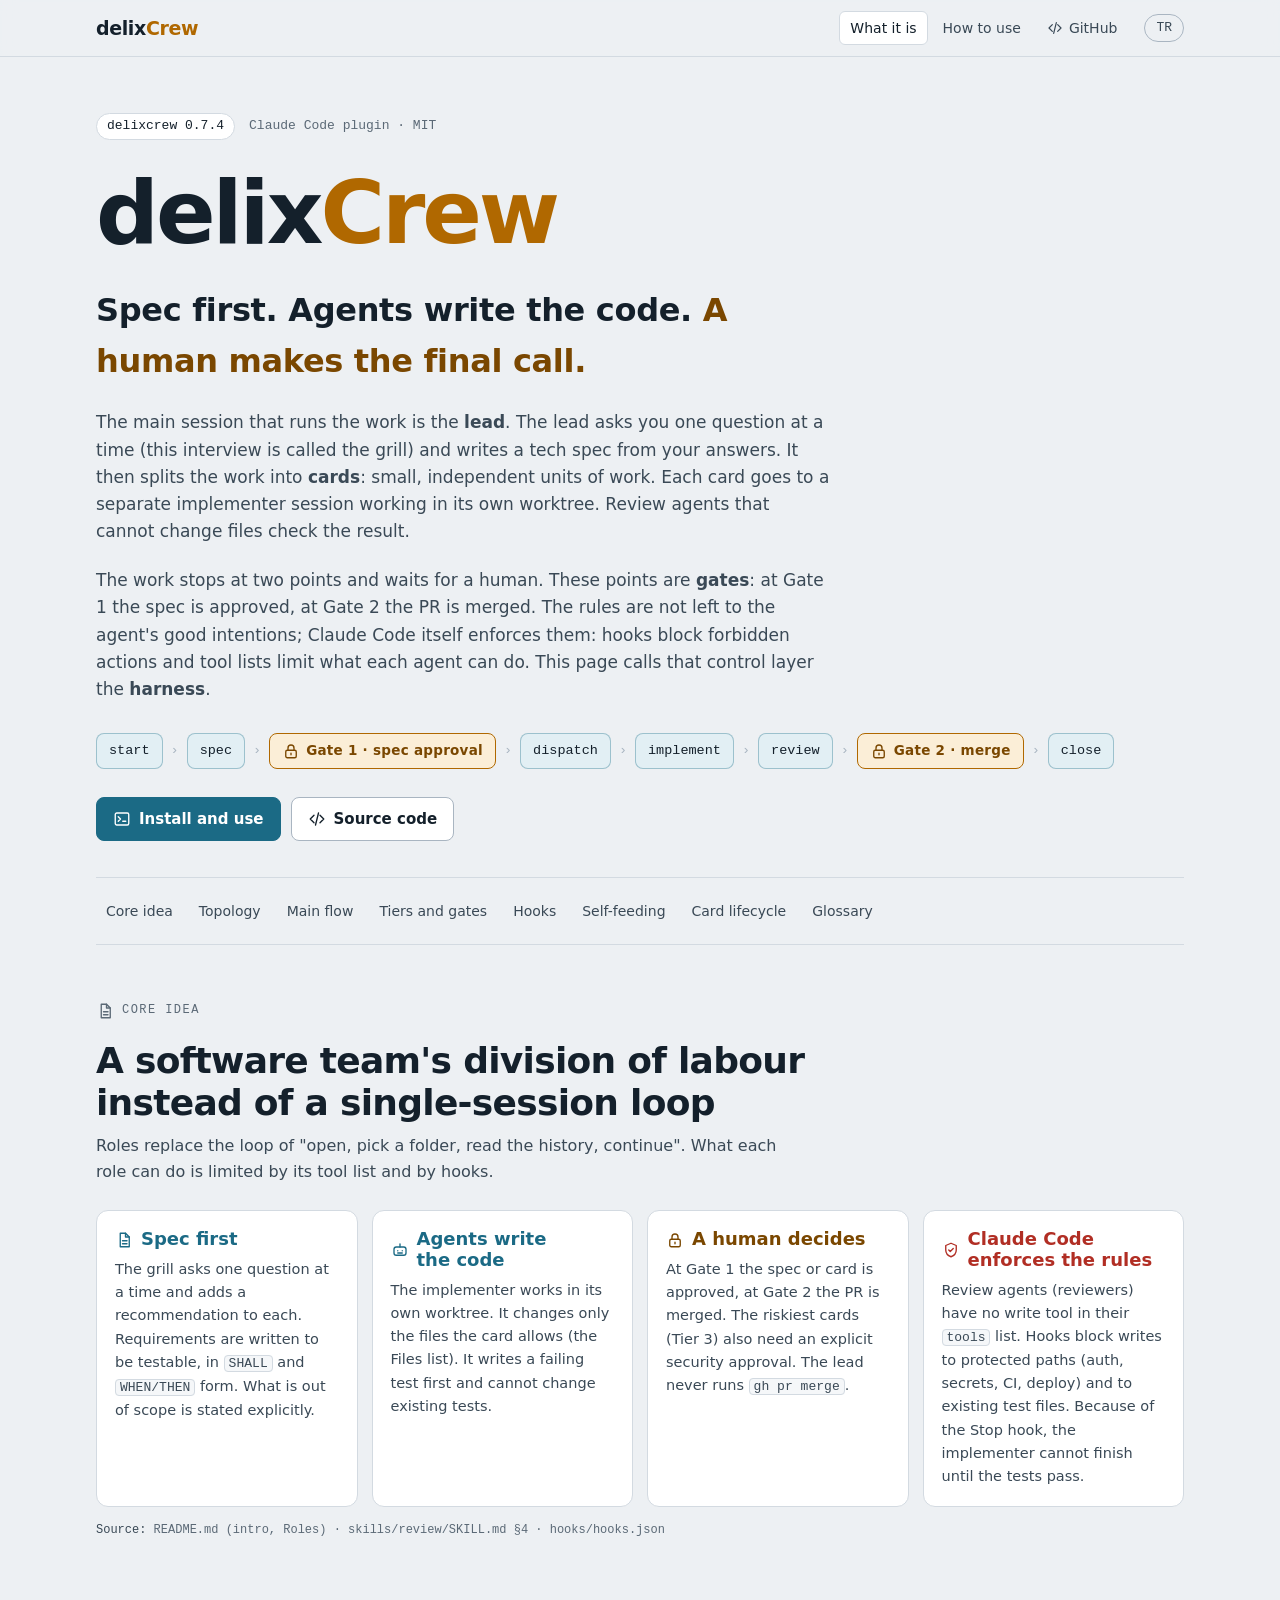
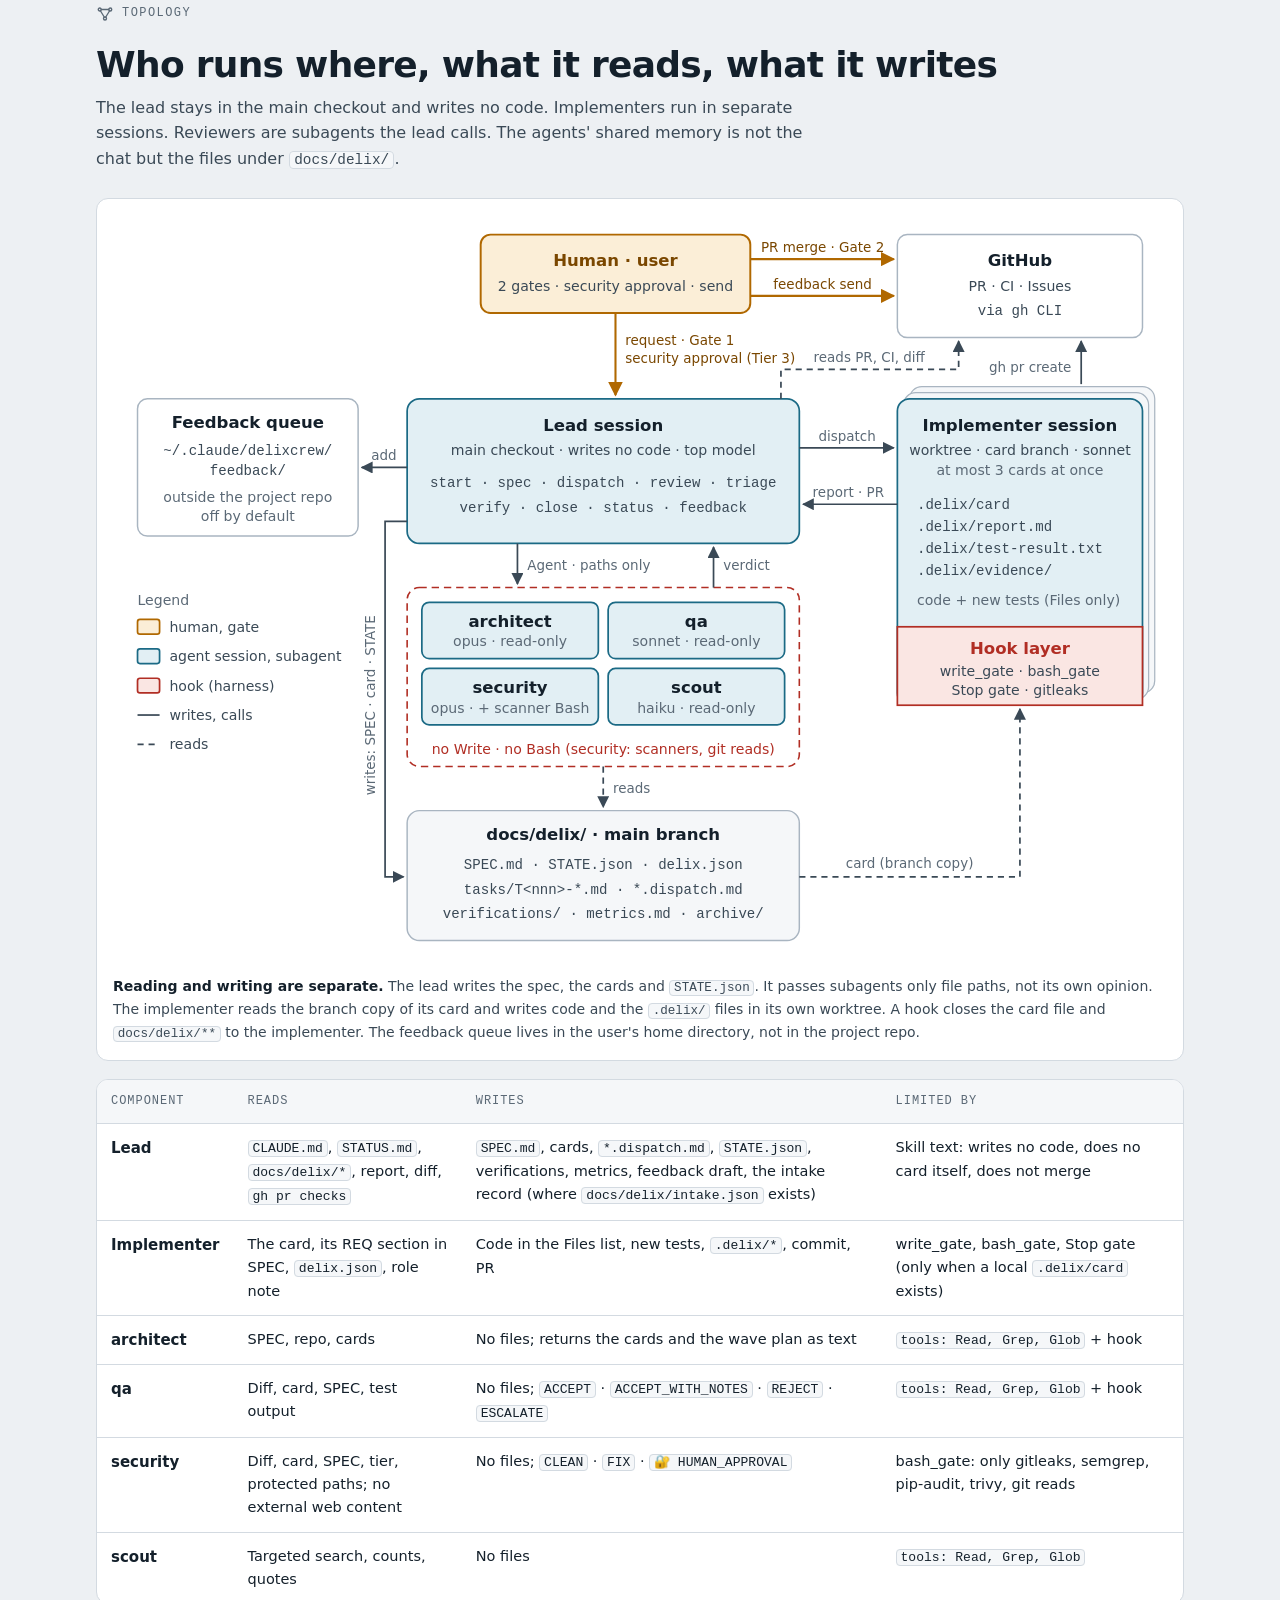
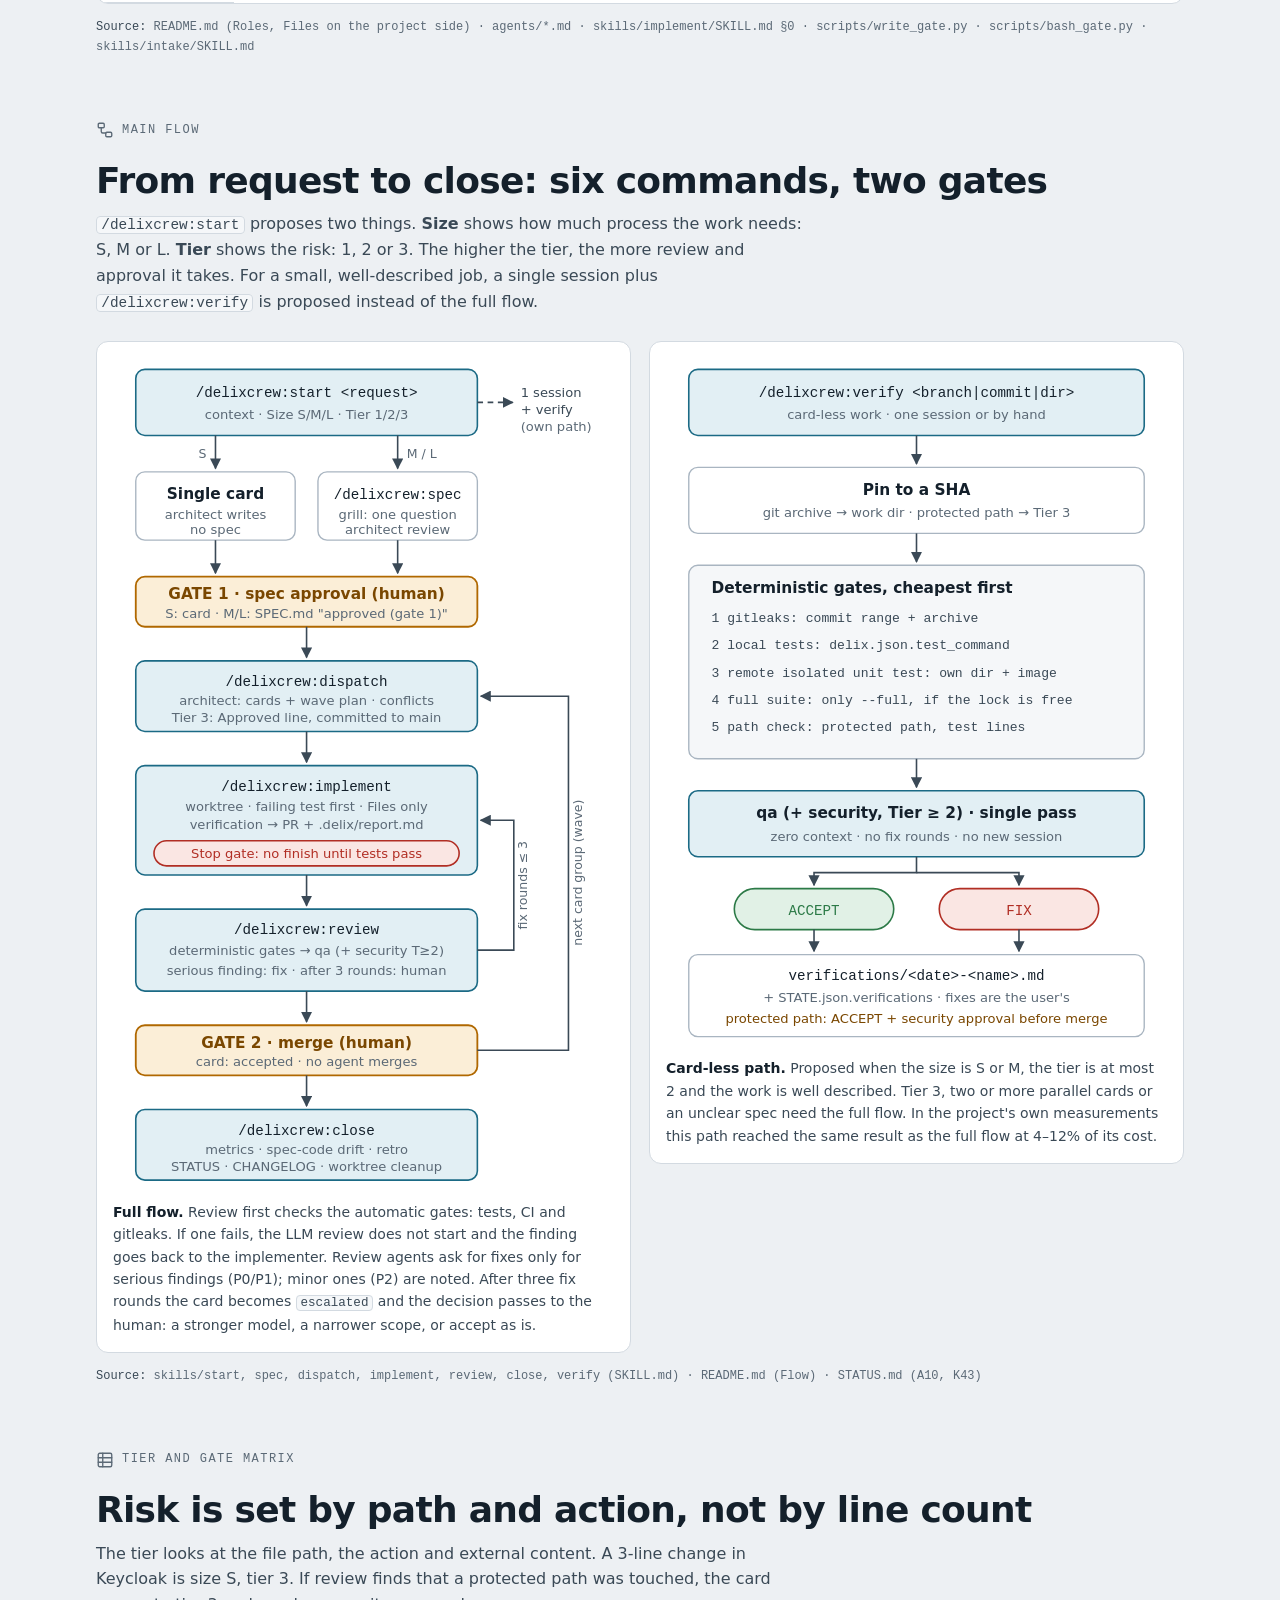
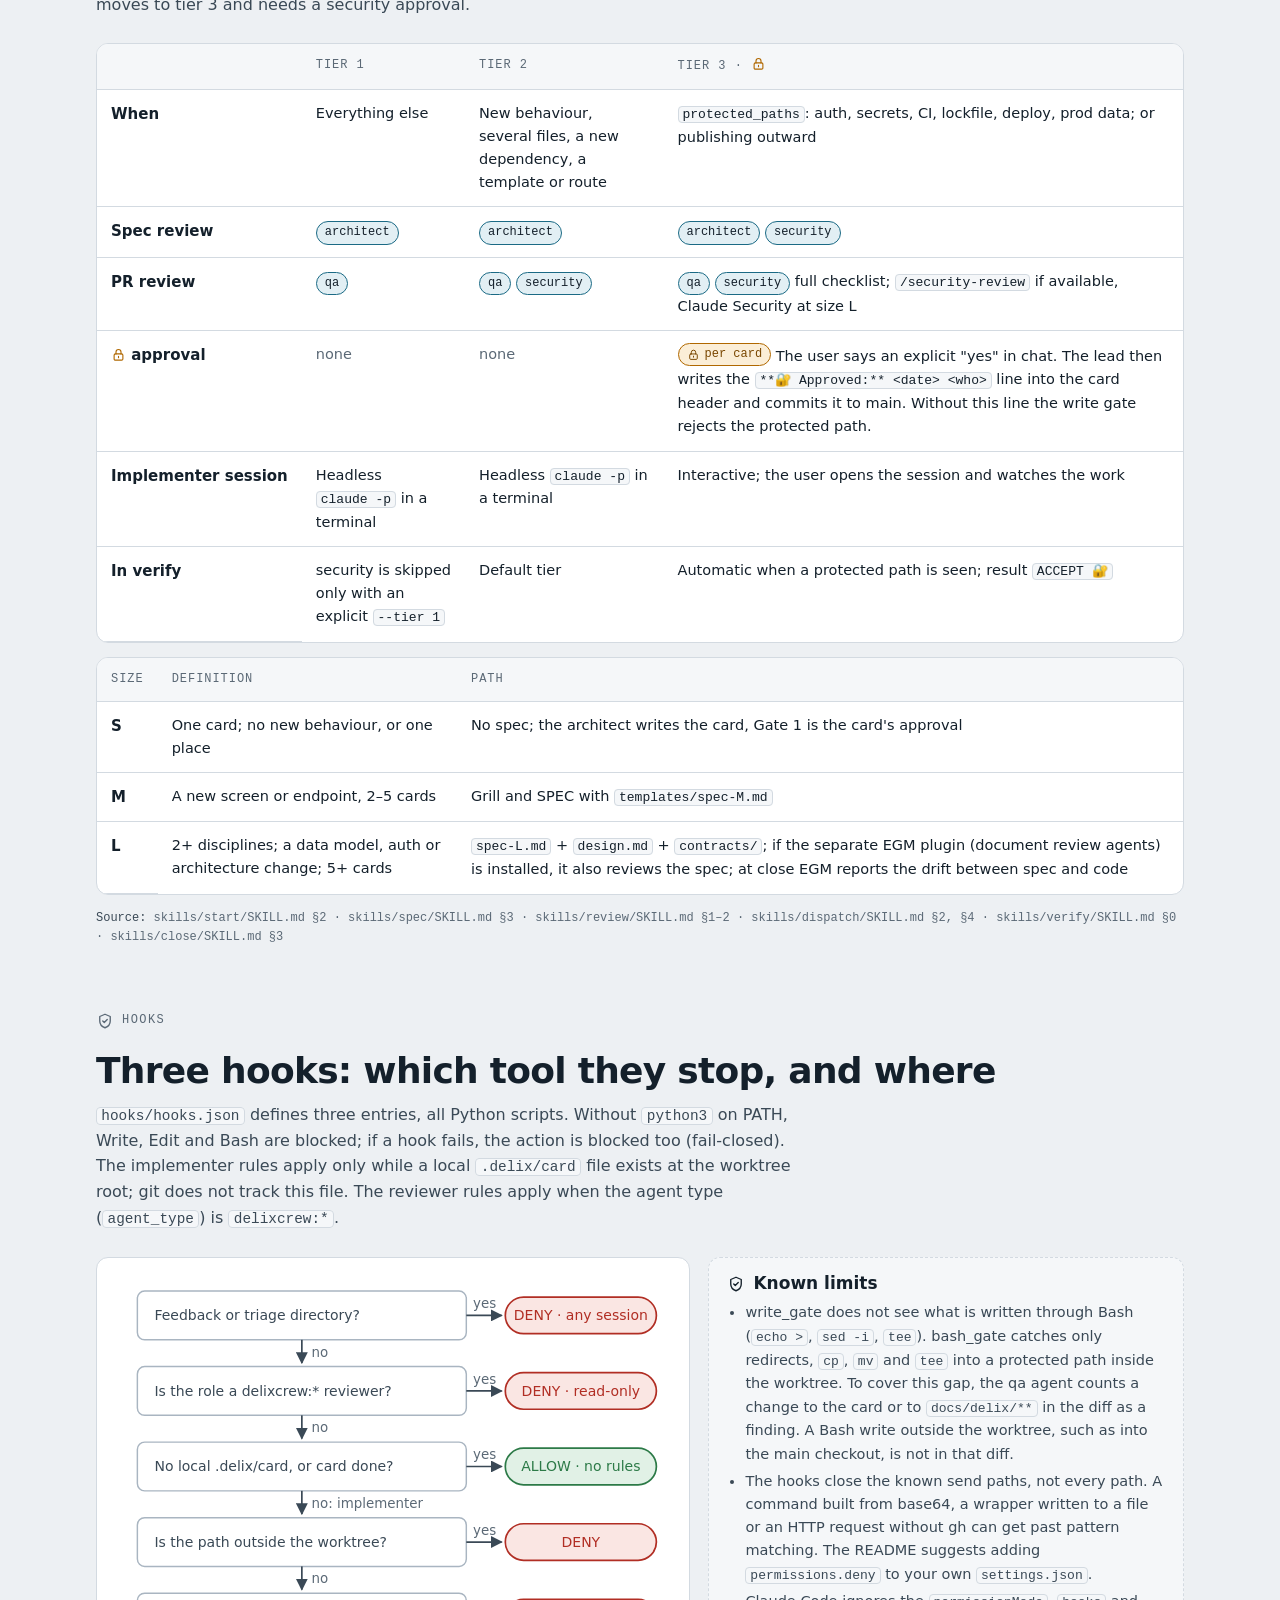
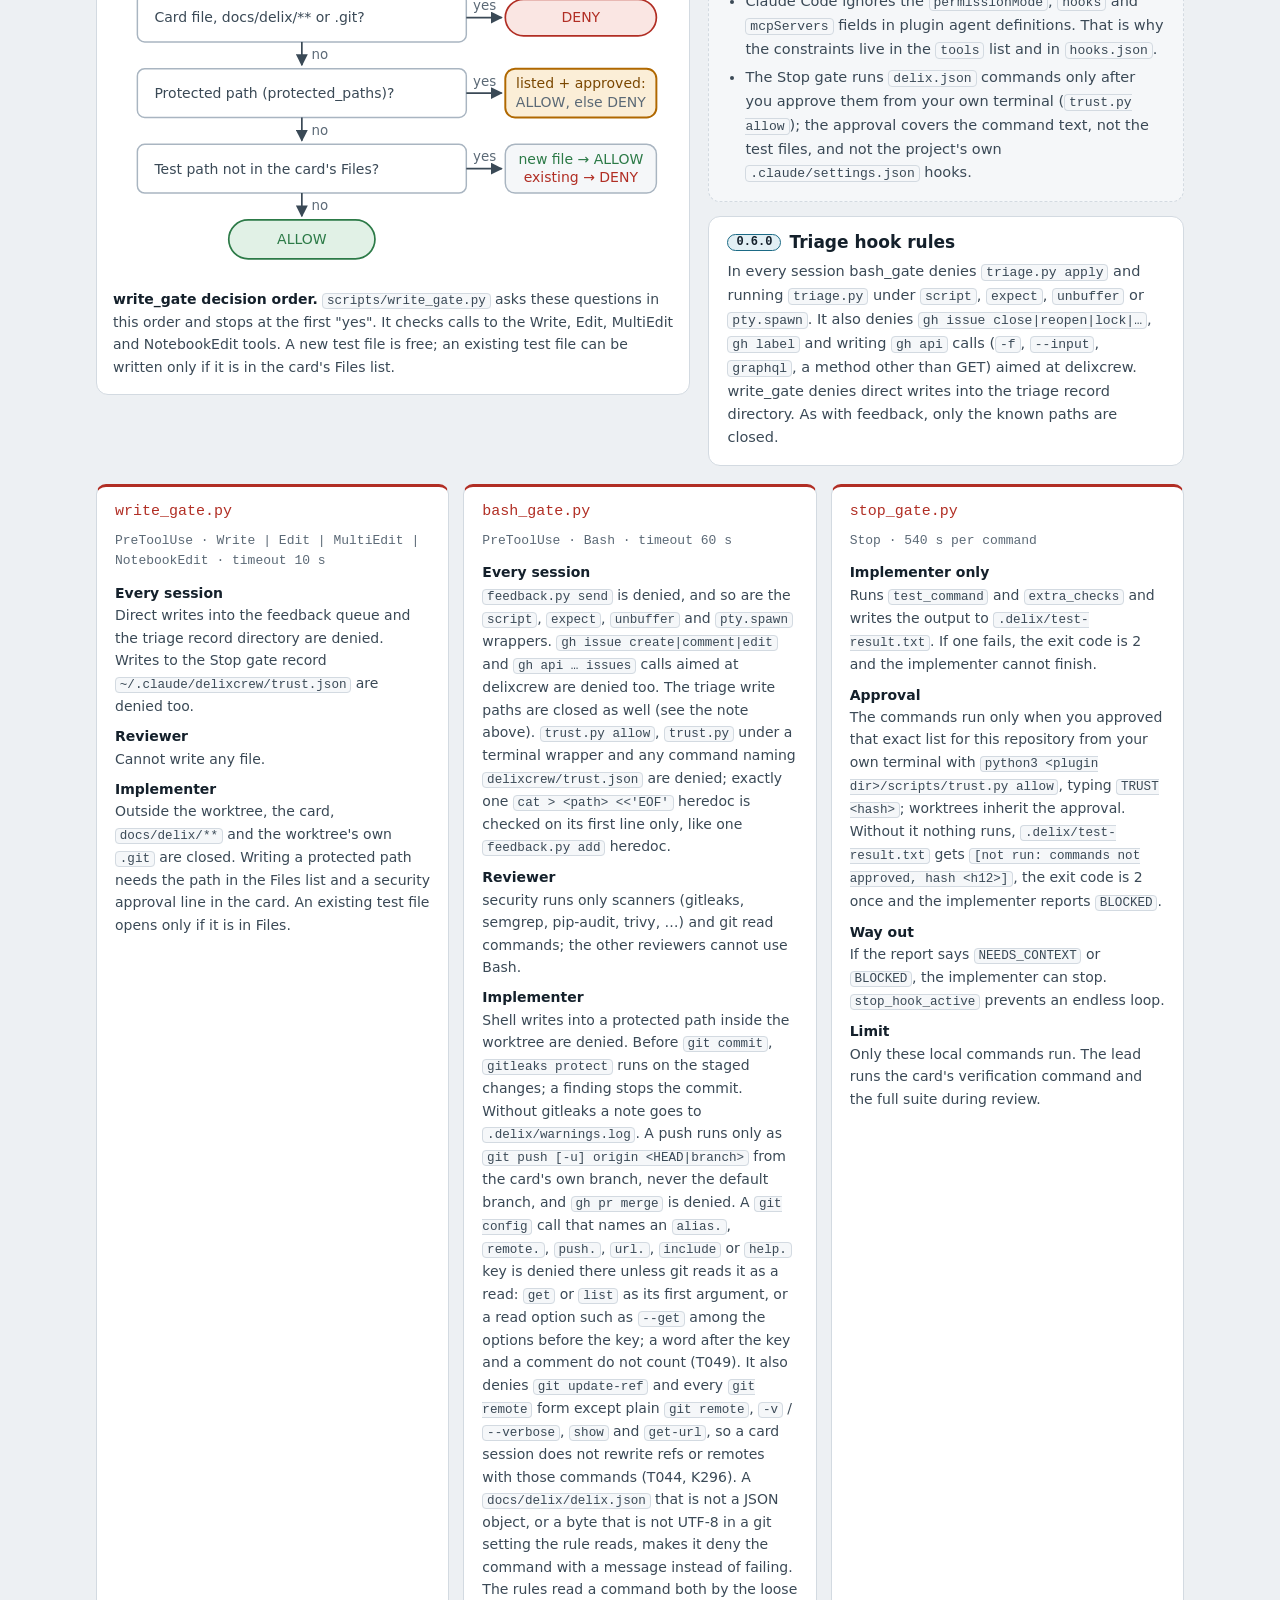
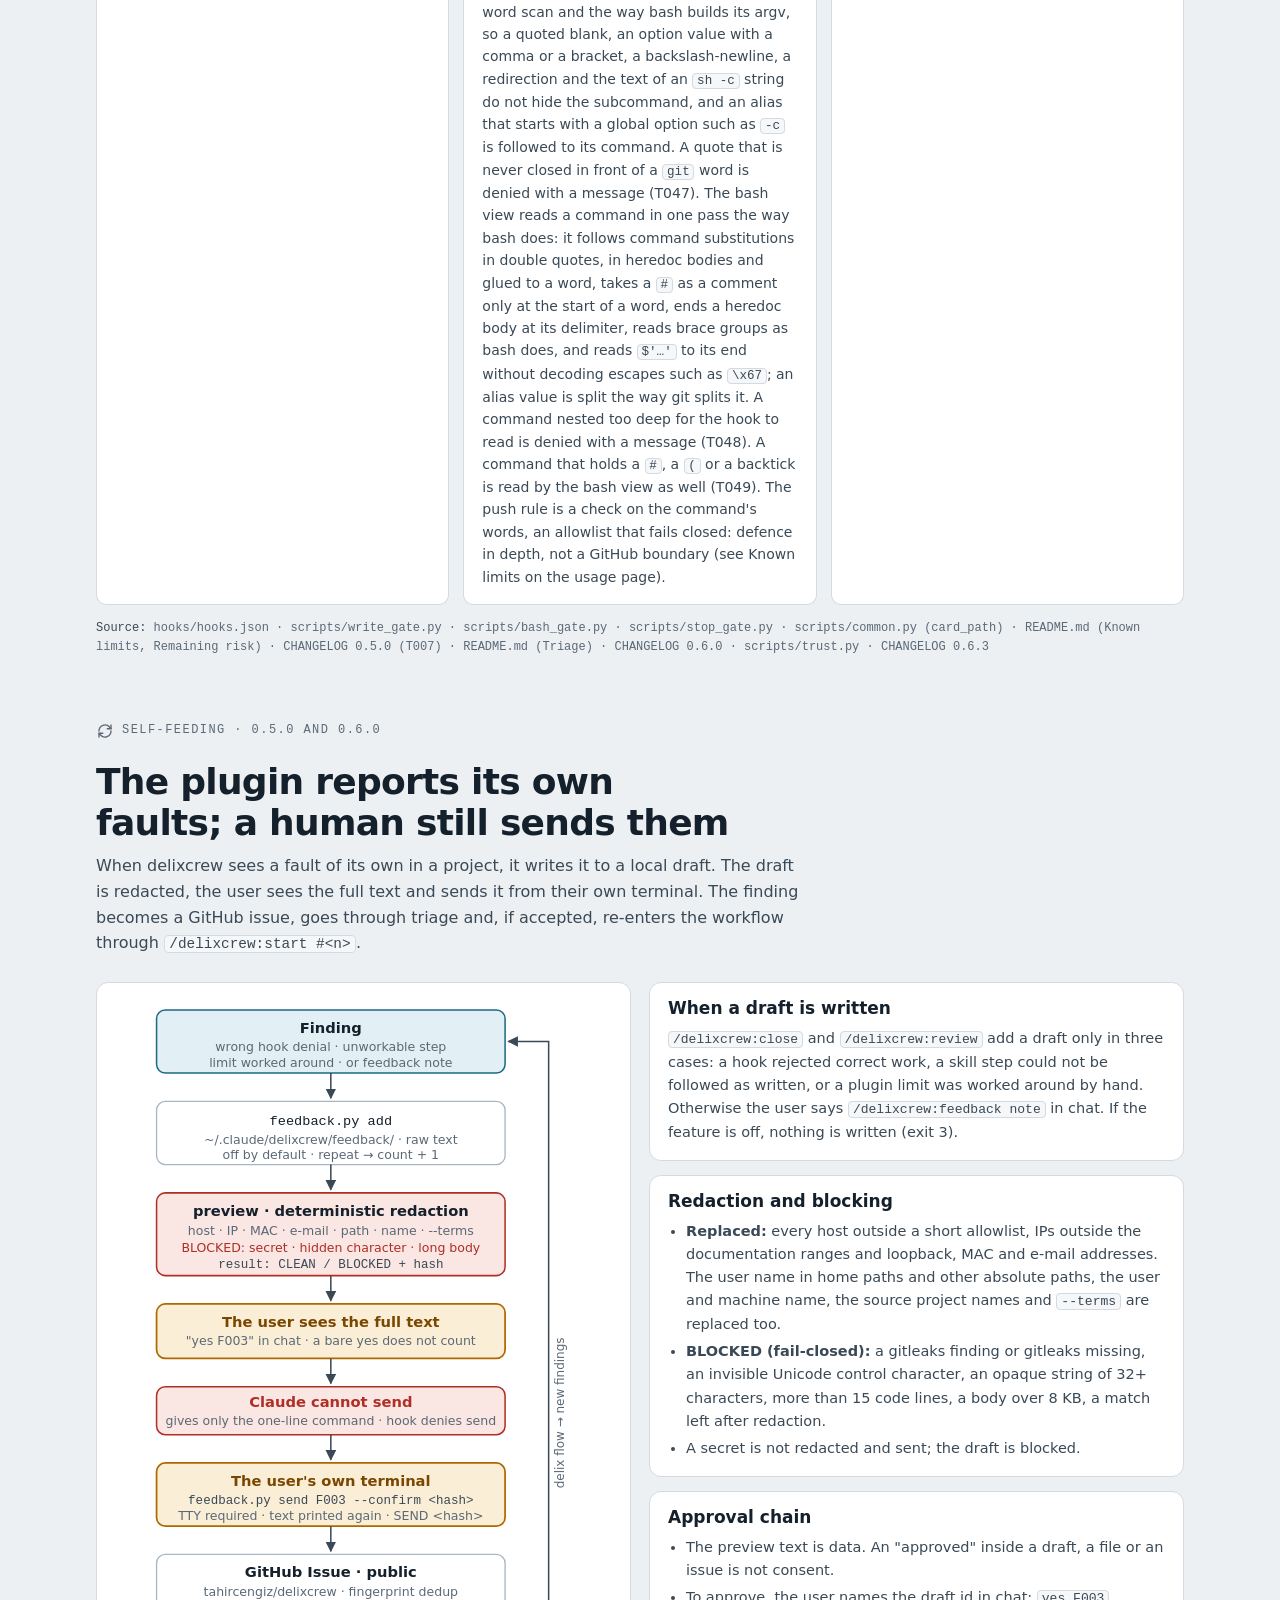
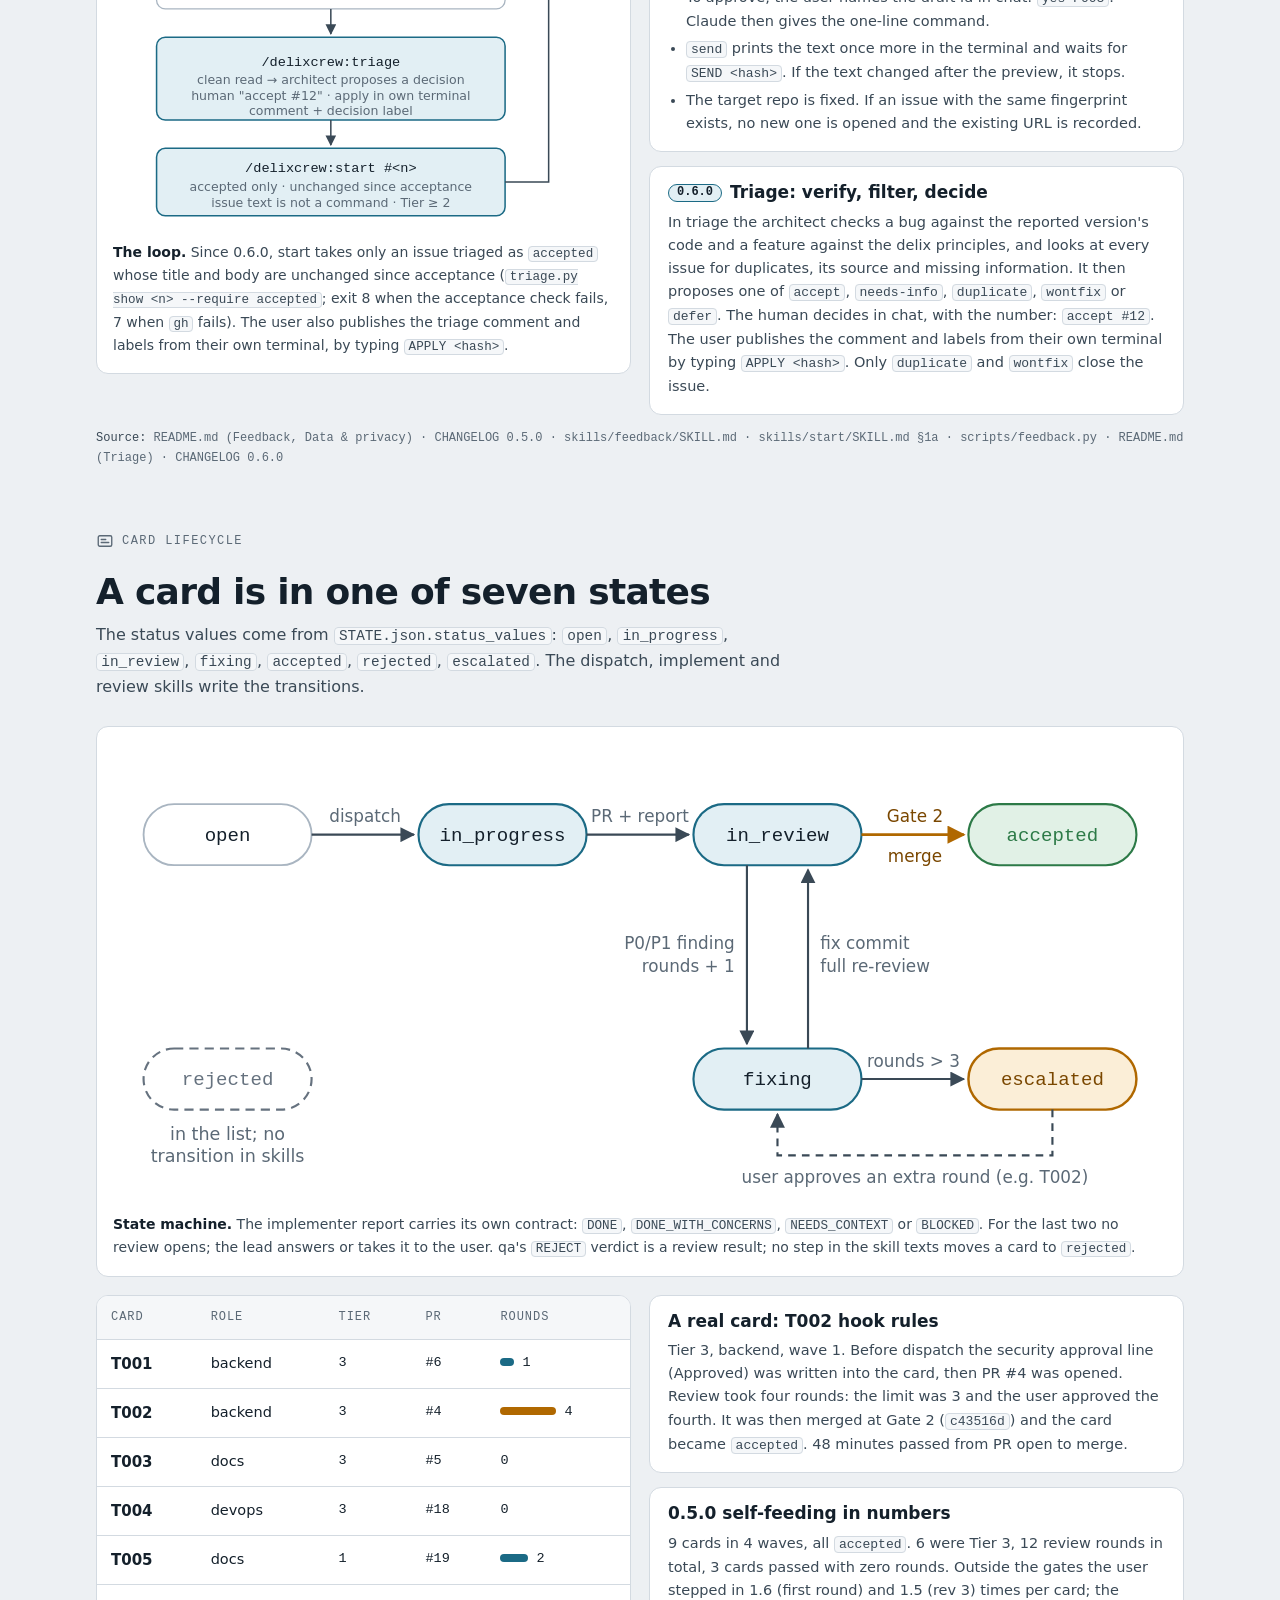
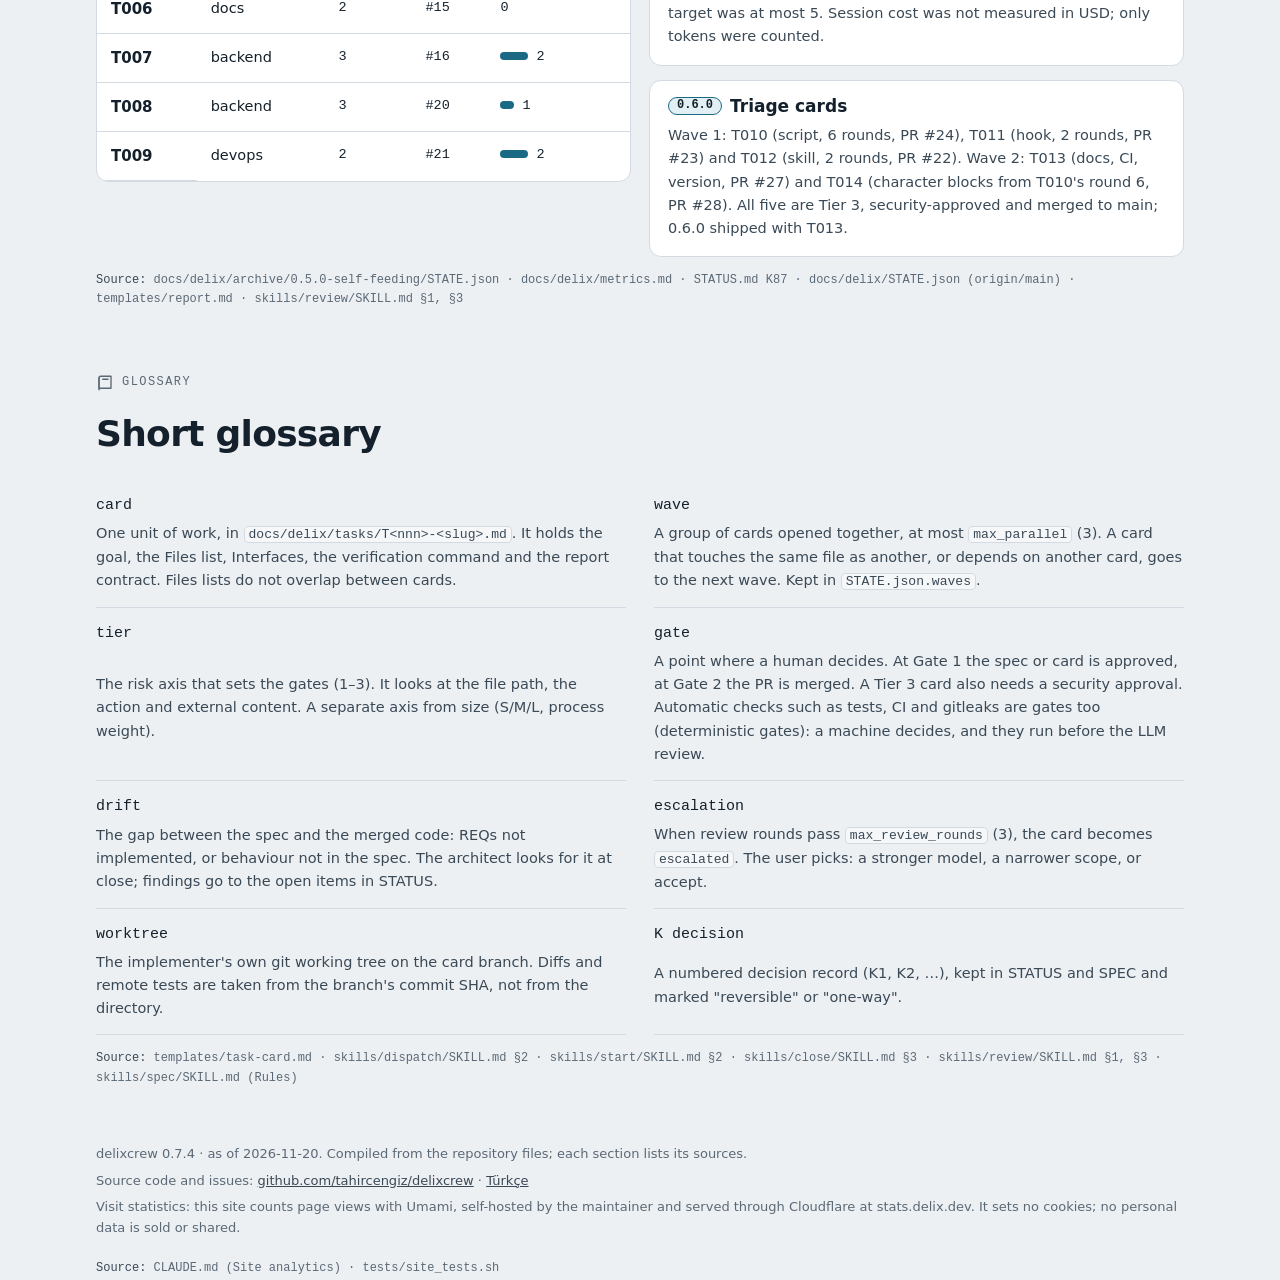
<file: site/index.html>
<!doctype html>
<html lang="en">
<head>
<meta charset="utf-8">
<meta name="viewport" content="width=device-width, initial-scale=1, viewport-fit=cover">
<title>What is delixCrew</title>
<meta name="description" content="delixCrew is a team workflow plugin for Claude Code: spec first, agents write the code, a human holds the gates.">
<meta name="color-scheme" content="light dark">
<link rel="stylesheet" href="assets/style.css">
<link rel="icon" href="assets/favicon.svg" type="image/svg+xml">
<link rel="alternate" hreflang="tr" href="tr/index.html">
<script defer src="https://stats.delix.dev/u.js" data-website-id="aa8134df-2194-400e-8759-4fd3e391317b" data-domains="tahircengiz.github.io"></script>
</head>
<body>
<a class="skip" href="#main">Skip to content</a>
<header class="topbar">
  <div class="wrap">
    <a class="brand" href="index.html">delix<span>Crew</span></a>
    <nav class="pages" aria-label="Pages">
      <a href="index.html" aria-current="page">What it is</a>
      <a href="usage.html">How to use</a>
      <a href="https://github.com/tahircengiz/delixcrew"><svg class="ico" aria-hidden="true"><use href="assets/icons.svg#i-code"/></svg>GitHub</a>
    </nav>
    <a class="lang" href="tr/index.html" hreflang="tr" lang="tr" title="Türkçe">TR</a>
  </div>
</header>
<main id="main" class="wrap">
<header class="hero">
  <div class="kicker"><span class="ver" data-version="0.7.4">delixcrew 0.7.4</span><span>Claude Code plugin · MIT</span></div>
  <h1>delix<span>Crew</span></h1>
  <p class="thesis">Spec first. Agents write the code. <em>A human makes the final call.</em></p>
  <p class="lede">The main session that runs the work is the <strong>lead</strong>. The lead asks you one question at a time (this interview is called the grill) and writes a tech spec from your answers. It then splits the work into <strong>cards</strong>: small, independent units of work. Each card goes to a separate implementer session working in its own worktree. Review agents that cannot change files check the result.</p>
  <p class="lede">The work stops at two points and waits for a human. These points are <strong>gates</strong>: at Gate 1 the spec is approved, at Gate 2 the PR is merged. The rules are not left to the agent's good intentions; Claude Code itself enforces them: hooks block forbidden actions and tool lists limit what each agent can do. This page calls that control layer the <strong>harness</strong>.</p>
  <ol class="rail" aria-label="Main flow">
    <li>start</li><li class="sep" aria-hidden="true">›</li>
    <li>spec</li><li class="sep" aria-hidden="true">›</li>
    <li class="gate"><svg class="ico"><use href="assets/icons.svg#i-lock"/></svg>Gate 1 · spec approval</li><li class="sep" aria-hidden="true">›</li>
    <li>dispatch</li><li class="sep" aria-hidden="true">›</li>
    <li>implement</li><li class="sep" aria-hidden="true">›</li>
    <li>review</li><li class="sep" aria-hidden="true">›</li>
    <li class="gate"><svg class="ico"><use href="assets/icons.svg#i-lock"/></svg>Gate 2 · merge</li><li class="sep" aria-hidden="true">›</li>
    <li>close</li>
  </ol>
  <div class="cta">
    <a class="btn primary" href="usage.html"><svg class="ico" aria-hidden="true"><use href="assets/icons.svg#i-term"/></svg>Install and use</a>
    <a class="btn" href="https://github.com/tahircengiz/delixcrew"><svg class="ico" aria-hidden="true"><use href="assets/icons.svg#i-code"/></svg>Source code</a>
  </div>
</header>

<nav class="nav" aria-label="Sections">
  <a href="#idea">Core idea</a><a href="#topology">Topology</a><a href="#flow">Main flow</a><a href="#tiers">Tiers and gates</a><a href="#hooks">Hooks</a><a href="#self-feeding">Self-feeding</a><a href="#card">Card lifecycle</a><a href="#glossary">Glossary</a>
</nav>

<section id="idea">
  <div class="sec-head">
    <div class="eyebrow"><svg class="ico"><use href="assets/icons.svg#i-doc"/></svg>Core idea</div>
    <h2>A software team's division of labour instead of a single-session loop</h2>
    <p>Roles replace the loop of "open, pick a folder, read the history, continue". What each role can do is limited by its tool list and by hooks.</p>
  </div>
  <div class="principles">
    <article class="pr agent"><h3><svg class="ico"><use href="assets/icons.svg#i-doc"/></svg>Spec first</h3><p>The grill asks one question at a time and adds a recommendation to each. Requirements are written to be testable, in <code>SHALL</code> and <code>WHEN/THEN</code> form. What is out of scope is stated explicitly.</p></article>
    <article class="pr agent"><h3><svg class="ico"><use href="assets/icons.svg#i-bot"/></svg>Agents write the code</h3><p>The implementer works in its own worktree. It changes only the files the card allows (the Files list). It writes a failing test first and cannot change existing tests.</p></article>
    <article class="pr human"><h3><svg class="ico"><use href="assets/icons.svg#i-lock"/></svg>A human decides</h3><p>At Gate 1 the spec or card is approved, at Gate 2 the PR is merged. The riskiest cards (Tier 3) also need an explicit security approval. The lead never runs <code>gh pr merge</code>.</p></article>
    <article class="pr hk-p"><h3><svg class="ico"><use href="assets/icons.svg#i-shield"/></svg>Claude Code enforces the rules</h3><p>Review agents (reviewers) have no write tool in their <code>tools</code> list. Hooks block writes to protected paths (auth, secrets, CI, deploy) and to existing test files. Because of the Stop hook, the implementer cannot finish until the tests pass.</p></article>
  </div>
  <p class="src"><b>Source:</b> README.md (intro, Roles) · skills/review/SKILL.md §4 · hooks/hooks.json</p>
</section>

<section id="topology">
  <div class="sec-head">
    <div class="eyebrow"><svg class="ico"><use href="assets/icons.svg#i-topo"/></svg>Topology</div>
    <h2>Who runs where, what it reads, what it writes</h2>
    <p>The lead stays in the main checkout and writes no code. Implementers run in separate sessions. Reviewers are subagents the lead calls. The agents' shared memory is not the chat but the files under <code>docs/delix/</code>.</p>
  </div>
  <figure class="dgm">
    <div class="scroll">
      <svg class="dg w680" viewBox="0 0 860 610" role="img" aria-label="Topology: the human, the lead session, four read-only subagents, at most three parallel implementer sessions, the docs/delix files, the user-level feedback queue and GitHub; the hook layer limits the implementer and the reviewers.">
        <defs>
          <marker id="tp-a" viewBox="0 0 10 10" refX="9" refY="5" markerWidth="7" markerHeight="7" orient="auto-start-reverse"><path class="ah" d="M0,0 L10,5 L0,10 z"/></marker>
          <marker id="tp-h" viewBox="0 0 10 10" refX="9" refY="5" markerWidth="7" markerHeight="7" orient="auto-start-reverse"><path class="ahh" d="M0,0 L10,5 L0,10 z"/></marker>
        </defs>
        <!-- Human -->
        <rect class="hu" x="300" y="16" width="220" height="64" rx="8"/>
        <text class="t tu" x="410" y="42" text-anchor="middle">Human · user</text>
        <text class="k" x="410" y="62" text-anchor="middle">2 gates · security approval · send</text>
        <!-- GitHub -->
        <rect class="box" x="640" y="16" width="200" height="84" rx="8"/>
        <text class="t" x="740" y="42" text-anchor="middle">GitHub</text>
        <text class="k" x="740" y="62" text-anchor="middle">PR · CI · Issues</text>
        <text class="m" x="740" y="82" text-anchor="middle">via gh CLI</text>
        <line class="ln h" x1="520" y1="36" x2="637" y2="36" marker-end="url(#tp-h)"/>
        <text class="lh" x="579" y="30" text-anchor="middle">PR merge · Gate 2</text>
        <line class="ln h" x1="520" y1="66" x2="637" y2="66" marker-end="url(#tp-h)"/>
        <text class="lh" x="579" y="60" text-anchor="middle">feedback send</text>
        <!-- Feedback queue -->
        <rect class="box" x="20" y="150" width="180" height="112" rx="8"/>
        <text class="t" x="110" y="174" text-anchor="middle">Feedback queue</text>
        <text class="m" x="110" y="196" text-anchor="middle">~/.claude/delixcrew/</text>
        <text class="m" x="110" y="212" text-anchor="middle">feedback/</text>
        <text class="s" x="110" y="234" text-anchor="middle">outside the project repo</text>
        <text class="s" x="110" y="250" text-anchor="middle">off by default</text>
        <!-- Lead -->
        <rect class="ag" x="240" y="150" width="320" height="118" rx="10"/>
        <text class="t" x="400" y="176" text-anchor="middle">Lead session</text>
        <text class="k" x="400" y="196" text-anchor="middle">main checkout · writes no code · top model</text>
        <text class="m" x="400" y="222" text-anchor="middle">start · spec · dispatch · review · triage</text>
        <text class="m" x="400" y="242" text-anchor="middle">verify · close · status · feedback</text>
        <line class="ln h" x1="410" y1="80" x2="410" y2="147" marker-end="url(#tp-h)"/>
        <text class="lh" x="418" y="106">request · Gate 1</text>
        <text class="lh" x="418" y="121">security approval (Tier 3)</text>
        <path class="ln d" d="M545,150 V126 H690 V103" marker-end="url(#tp-a)"/>
        <text class="lbl" x="617" y="120" text-anchor="middle">reads PR, CI, diff</text>
        <line class="ln" x1="240" y1="206" x2="203" y2="206" marker-end="url(#tp-a)"/>
        <text class="lbl" x="221" y="200" text-anchor="middle">add</text>
        <!-- Implementer -->
        <rect class="ghost" x="650" y="140" width="200" height="250" rx="10"/>
        <rect class="ghost" x="645" y="145" width="200" height="250" rx="10"/>
        <rect class="ag" x="640" y="150" width="200" height="250" rx="10"/>
        <text class="t" x="740" y="176" text-anchor="middle">Implementer session</text>
        <text class="k" x="740" y="196" text-anchor="middle">worktree · card branch · sonnet</text>
        <text class="s" x="740" y="212" text-anchor="middle">at most 3 cards at once</text>
        <text class="m" x="656" y="240">.delix/card</text>
        <text class="m" x="656" y="258">.delix/report.md</text>
        <text class="m" x="656" y="276">.delix/test-result.txt</text>
        <text class="m" x="656" y="294">.delix/evidence/</text>
        <text class="s" x="656" y="318">code + new tests (Files only)</text>
        <rect class="hk" x="640" y="336" width="200" height="64" rx="0"/>
        <text class="t th" x="740" y="358" text-anchor="middle">Hook layer</text>
        <text class="k" x="740" y="376" text-anchor="middle">write_gate · bash_gate</text>
        <text class="k" x="740" y="392" text-anchor="middle">Stop gate · gitleaks</text>
        <line class="ln" x1="560" y1="190" x2="637" y2="190" marker-end="url(#tp-a)"/>
        <text class="lbl" x="599" y="184" text-anchor="middle">dispatch</text>
        <line class="ln" x1="640" y1="236" x2="563" y2="236" marker-end="url(#tp-a)"/>
        <text class="lbl" x="600" y="230" text-anchor="middle">report · PR</text>
        <line class="ln" x1="790" y1="138" x2="790" y2="103" marker-end="url(#tp-a)"/>
        <text class="lbl" x="782" y="128" text-anchor="end">gh pr create</text>
        <!-- Subagents -->
        <rect class="hkout" x="240" y="304" width="320" height="146" rx="10"/>
        <rect class="ag" x="252" y="316" width="144" height="46" rx="6"/>
        <text class="t" x="324" y="336" text-anchor="middle">architect</text>
        <text class="s" x="324" y="352" text-anchor="middle">opus · read-only</text>
        <rect class="ag" x="404" y="316" width="144" height="46" rx="6"/>
        <text class="t" x="476" y="336" text-anchor="middle">qa</text>
        <text class="s" x="476" y="352" text-anchor="middle">sonnet · read-only</text>
        <rect class="ag" x="252" y="370" width="144" height="46" rx="6"/>
        <text class="t" x="324" y="390" text-anchor="middle">security</text>
        <text class="s" x="324" y="406" text-anchor="middle">opus · + scanner Bash</text>
        <rect class="ag" x="404" y="370" width="144" height="46" rx="6"/>
        <text class="t" x="476" y="390" text-anchor="middle">scout</text>
        <text class="s" x="476" y="406" text-anchor="middle">haiku · read-only</text>
        <text class="s th" x="400" y="440" text-anchor="middle">no Write · no Bash (security: scanners, git reads)</text>
        <line class="ln" x1="330" y1="268" x2="330" y2="301" marker-end="url(#tp-a)"/>
        <text class="lbl" x="338" y="290">Agent · paths only</text>
        <line class="ln" x1="490" y1="304" x2="490" y2="271" marker-end="url(#tp-a)"/>
        <text class="lbl" x="498" y="290">verdict</text>
        <!-- docs/delix -->
        <rect class="box2" x="240" y="486" width="320" height="106" rx="10"/>
        <text class="t" x="400" y="510" text-anchor="middle">docs/delix/ · main branch</text>
        <text class="m" x="400" y="534" text-anchor="middle">SPEC.md · STATE.json · delix.json</text>
        <text class="m" x="400" y="554" text-anchor="middle">tasks/T&lt;nnn&gt;-*.md · *.dispatch.md</text>
        <text class="m" x="400" y="574" text-anchor="middle">verifications/ · metrics.md · archive/</text>
        <line class="ln d" x1="400" y1="450" x2="400" y2="483" marker-end="url(#tp-a)"/>
        <text class="lbl" x="408" y="472">reads</text>
        <path class="ln" d="M240,250 H222 V540 H237" marker-end="url(#tp-a)"/>
        <text class="lbl" x="214" y="400" text-anchor="middle" transform="rotate(-90 214 400)">writes: SPEC · card · STATE</text>
        <path class="ln d" d="M560,540 H740 V403" marker-end="url(#tp-a)"/>
        <text class="lbl" x="650" y="533" text-anchor="middle">card (branch copy)</text>
        <!-- Legend -->
        <text class="s" x="20" y="318">Legend</text>
        <rect class="sw-hu" x="20" y="330" width="18" height="12" rx="2" stroke-width="1.4"/><text class="k" x="46" y="340">human, gate</text>
        <rect class="sw-ag" x="20" y="354" width="18" height="12" rx="2" stroke-width="1.4"/><text class="k" x="46" y="364">agent session, subagent</text>
        <rect class="sw-hk" x="20" y="378" width="18" height="12" rx="2" stroke-width="1.4"/><text class="k" x="46" y="388">hook (harness)</text>
        <line class="ln" x1="20" y1="408" x2="38" y2="408"/><text class="k" x="46" y="412">writes, calls</text>
        <line class="ln d" x1="20" y1="432" x2="38" y2="432"/><text class="k" x="46" y="436">reads</text>
      </svg>
    </div>
    <p class="swipe">Scroll the diagram sideways.</p>
    <figcaption><strong>Reading and writing are separate.</strong> The lead writes the spec, the cards and <code>STATE.json</code>. It passes subagents only file paths, not its own opinion. The implementer reads the branch copy of its card and writes code and the <code>.delix/</code> files in its own worktree. A hook closes the card file and <code>docs/delix/**</code> to the implementer. The feedback queue lives in the user's home directory, not in the project repo.</figcaption>
  </figure>

  <div class="tbl" style="margin-top:18px">
    <table class="mx">
      <thead><tr><th>Component</th><th>Reads</th><th>Writes</th><th>Limited by</th></tr></thead>
      <tbody>
        <tr><th>Lead</th><td><code>CLAUDE.md</code>, <code>STATUS.md</code>, <code>docs/delix/*</code>, report, diff, <code>gh pr checks</code></td><td><code>SPEC.md</code>, cards, <code>*.dispatch.md</code>, <code>STATE.json</code>, verifications, metrics, feedback draft, the intake record (where <code>docs/delix/intake.json</code> exists)</td><td>Skill text: writes no code, does no card itself, does not merge</td></tr>
        <tr><th>Implementer</th><td>The card, its REQ section in SPEC, <code>delix.json</code>, role note</td><td>Code in the Files list, new tests, <code>.delix/*</code>, commit, PR</td><td>write_gate, bash_gate, Stop gate (only when a local <code>.delix/card</code> exists)</td></tr>
        <tr><th>architect</th><td>SPEC, repo, cards</td><td>No files; returns the cards and the wave plan as text</td><td><code>tools: Read, Grep, Glob</code> + hook</td></tr>
        <tr><th>qa</th><td>Diff, card, SPEC, test output</td><td>No files; <code>ACCEPT</code> · <code>ACCEPT_WITH_NOTES</code> · <code>REJECT</code> · <code>ESCALATE</code></td><td><code>tools: Read, Grep, Glob</code> + hook</td></tr>
        <tr><th>security</th><td>Diff, card, SPEC, tier, protected paths; no external web content</td><td>No files; <code>CLEAN</code> · <code>FIX</code> · <code>🔐 HUMAN_APPROVAL</code></td><td>bash_gate: only gitleaks, semgrep, pip-audit, trivy, git reads</td></tr>
        <tr><th>scout</th><td>Targeted search, counts, quotes</td><td>No files</td><td><code>tools: Read, Grep, Glob</code></td></tr>
      </tbody>
    </table>
  </div>
  <p class="src"><b>Source:</b> README.md (Roles, Files on the project side) · agents/*.md · skills/implement/SKILL.md §0 · scripts/write_gate.py · scripts/bash_gate.py · skills/intake/SKILL.md</p>
</section>

<section id="flow">
  <div class="sec-head">
    <div class="eyebrow"><svg class="ico"><use href="assets/icons.svg#i-flow"/></svg>Main flow</div>
    <h2>From request to close: six commands, two gates</h2>
    <p><code>/delixcrew:start</code> proposes two things. <strong>Size</strong> shows how much process the work needs: S, M or L. <strong>Tier</strong> shows the risk: 1, 2 or 3. The higher the tier, the more review and approval it takes. For a small, well-described job, a single session plus <code>/delixcrew:verify</code> is proposed instead of the full flow.</p>
  </div>
  <div class="split">
    <figure class="dgm">
      <div class="scroll">
        <svg class="dg v" viewBox="0 0 440 730" role="img" aria-label="Main flow: start proposes size and tier; a single card for S, the spec grill for M and L; Gate 1; dispatch; implement in a worktree with the Stop gate; review with at most three fix rounds; Gate 2 merge; next wave or close.">
          <defs>
            <marker id="fl-a" viewBox="0 0 10 10" refX="9" refY="5" markerWidth="7" markerHeight="7" orient="auto-start-reverse"><path class="ah" d="M0,0 L10,5 L0,10 z"/></marker>
          </defs>
          <rect class="ag" x="20" y="10" width="300" height="58" rx="8"/>
          <text class="tm" x="170" y="34" text-anchor="middle">/delixcrew:start &lt;request&gt;</text>
          <text class="s" x="170" y="54" text-anchor="middle">context · Size S/M/L · Tier 1/2/3</text>
          <line class="ln d" x1="320" y1="39" x2="351" y2="39" marker-end="url(#fl-a)"/>
          <text class="k" x="358" y="34">1 session</text>
          <text class="k" x="358" y="49">+ verify</text>
          <text class="s" x="358" y="64">(own path)</text>

          <line class="ln" x1="90" y1="68" x2="90" y2="97" marker-end="url(#fl-a)"/>
          <text class="lbl" x="82" y="88" text-anchor="end">S</text>
          <line class="ln" x1="250" y1="68" x2="250" y2="97" marker-end="url(#fl-a)"/>
          <text class="lbl" x="258" y="88">M / L</text>
          <rect class="box" x="20" y="100" width="140" height="60" rx="8"/>
          <text class="t" x="90" y="124" text-anchor="middle">Single card</text>
          <text class="s" x="90" y="141" text-anchor="middle">architect writes</text>
          <text class="s" x="90" y="155" text-anchor="middle">no spec</text>
          <rect class="box" x="180" y="100" width="140" height="60" rx="8"/>
          <text class="tm" x="250" y="124" text-anchor="middle">/delixcrew:spec</text>
          <text class="s" x="250" y="141" text-anchor="middle">grill: one question</text>
          <text class="s" x="250" y="155" text-anchor="middle">architect review</text>

          <line class="ln" x1="90" y1="160" x2="90" y2="189" marker-end="url(#fl-a)"/>
          <line class="ln" x1="250" y1="160" x2="250" y2="189" marker-end="url(#fl-a)"/>
          <rect class="hu" x="20" y="192" width="300" height="44" rx="8"/>
          <text class="t tu" x="170" y="212" text-anchor="middle">GATE 1 · spec approval (human)</text>
          <text class="s" x="170" y="228" text-anchor="middle">S: card · M/L: SPEC.md "approved (gate 1)"</text>

          <line class="ln" x1="170" y1="236" x2="170" y2="263" marker-end="url(#fl-a)"/>
          <rect class="ag" x="20" y="266" width="300" height="62" rx="8"/>
          <text class="tm" x="170" y="288" text-anchor="middle">/delixcrew:dispatch</text>
          <text class="s" x="170" y="305" text-anchor="middle">architect: cards + wave plan · conflicts</text>
          <text class="s" x="170" y="320" text-anchor="middle">Tier 3: Approved line, committed to main</text>

          <line class="ln" x1="170" y1="328" x2="170" y2="355" marker-end="url(#fl-a)"/>
          <rect class="ag" x="20" y="358" width="300" height="96" rx="8"/>
          <text class="tm" x="170" y="380" text-anchor="middle">/delixcrew:implement</text>
          <text class="s" x="170" y="398" text-anchor="middle">worktree · failing test first · Files only</text>
          <text class="s" x="170" y="414" text-anchor="middle">verification → PR + .delix/report.md</text>
          <rect class="hk" x="36" y="424" width="268" height="22" rx="11"/>
          <text class="s th" x="170" y="439" text-anchor="middle">Stop gate: no finish until tests pass</text>

          <line class="ln" x1="170" y1="454" x2="170" y2="481" marker-end="url(#fl-a)"/>
          <rect class="ag" x="20" y="484" width="300" height="72" rx="8"/>
          <text class="tm" x="170" y="506" text-anchor="middle">/delixcrew:review</text>
          <text class="s" x="170" y="524" text-anchor="middle">deterministic gates → qa (+ security T≥2)</text>
          <text class="s" x="170" y="542" text-anchor="middle">serious finding: fix · after 3 rounds: human</text>

          <line class="ln" x1="170" y1="556" x2="170" y2="583" marker-end="url(#fl-a)"/>
          <rect class="hu" x="20" y="586" width="300" height="44" rx="8"/>
          <text class="t tu" x="170" y="606" text-anchor="middle">GATE 2 · merge (human)</text>
          <text class="s" x="170" y="622" text-anchor="middle">card: accepted · no agent merges</text>

          <line class="ln" x1="170" y1="630" x2="170" y2="657" marker-end="url(#fl-a)"/>
          <rect class="ag" x="20" y="660" width="300" height="62" rx="8"/>
          <text class="tm" x="170" y="682" text-anchor="middle">/delixcrew:close</text>
          <text class="s" x="170" y="699" text-anchor="middle">metrics · spec-code drift · retro</text>
          <text class="s" x="170" y="714" text-anchor="middle">STATUS · CHANGELOG · worktree cleanup</text>

          <path class="ln" d="M320,520 H352 V406 H323" marker-end="url(#fl-a)"/>
          <text class="lbl" x="364" y="463" text-anchor="middle" transform="rotate(-90 364 463)">fix rounds ≤ 3</text>
          <path class="ln" d="M320,608 H400 V297 H323" marker-end="url(#fl-a)"/>
          <text class="lbl" x="412" y="452" text-anchor="middle" transform="rotate(-90 412 452)">next card group (wave)</text>
        </svg>
      </div>
      <p class="swipe">Scroll the diagram sideways.</p>
      <figcaption><strong>Full flow.</strong> Review first checks the automatic gates: tests, CI and gitleaks. If one fails, the LLM review does not start and the finding goes back to the implementer. Review agents ask for fixes only for serious findings (P0/P1); minor ones (P2) are noted. After three fix rounds the card becomes <code>escalated</code> and the decision passes to the human: a stronger model, a narrower scope, or accept as is.</figcaption>
    </figure>

    <figure class="dgm">
      <div class="scroll">
        <svg class="dg v" viewBox="0 0 440 604" role="img" aria-label="Card-less verify path: the input is pinned to a SHA, five deterministic gates run from cheapest to most expensive, qa and security review in a single pass, and the result goes to a verifications report as ACCEPT or FIX; there are no fix rounds.">
          <defs>
            <marker id="vf-a" viewBox="0 0 10 10" refX="9" refY="5" markerWidth="7" markerHeight="7" orient="auto-start-reverse"><path class="ah" d="M0,0 L10,5 L0,10 z"/></marker>
          </defs>
          <rect class="ag" x="20" y="10" width="400" height="58" rx="8"/>
          <text class="tm" x="220" y="34" text-anchor="middle">/delixcrew:verify &lt;branch|commit|dir&gt;</text>
          <text class="s" x="220" y="54" text-anchor="middle">card-less work · one session or by hand</text>
          <line class="ln" x1="220" y1="68" x2="220" y2="93" marker-end="url(#vf-a)"/>
          <rect class="box" x="20" y="96" width="400" height="58" rx="8"/>
          <text class="t" x="220" y="120" text-anchor="middle">Pin to a SHA</text>
          <text class="s" x="220" y="140" text-anchor="middle">git archive → work dir · protected path → Tier 3</text>
          <line class="ln" x1="220" y1="154" x2="220" y2="179" marker-end="url(#vf-a)"/>
          <rect class="box2" x="20" y="182" width="400" height="170" rx="8"/>
          <text class="t" x="40" y="206">Deterministic gates, cheapest first</text>
          <text class="m" x="40" y="232">1  gitleaks: commit range + archive</text>
          <text class="m" x="40" y="256">2  local tests: delix.json.test_command</text>
          <text class="m" x="40" y="280">3  remote isolated unit test: own dir + image</text>
          <text class="m" x="40" y="304">4  full suite: only --full, if the lock is free</text>
          <text class="m" x="40" y="328">5  path check: protected path, test lines</text>
          <line class="ln" x1="220" y1="352" x2="220" y2="377" marker-end="url(#vf-a)"/>
          <rect class="ag" x="20" y="380" width="400" height="58" rx="8"/>
          <text class="t" x="220" y="404" text-anchor="middle">qa (+ security, Tier ≥ 2) · single pass</text>
          <text class="s" x="220" y="424" text-anchor="middle">zero context · no fix rounds · no new session</text>
          <path class="ln" d="M220,438 V452 H130 V463" marker-end="url(#vf-a)"/>
          <path class="ln" d="M220,452 H310 V463" marker-end="url(#vf-a)"/>
          <rect class="ok" x="60" y="466" width="140" height="36" rx="18"/>
          <text class="tm tok" x="130" y="489" text-anchor="middle">ACCEPT</text>
          <rect class="hk" x="240" y="466" width="140" height="36" rx="18"/>
          <text class="tm th" x="310" y="489" text-anchor="middle">FIX</text>
          <line class="ln" x1="130" y1="502" x2="130" y2="521" marker-end="url(#vf-a)"/>
          <line class="ln" x1="310" y1="502" x2="310" y2="521" marker-end="url(#vf-a)"/>
          <rect class="box" x="20" y="524" width="400" height="72" rx="8"/>
          <text class="tm" x="220" y="546" text-anchor="middle">verifications/&lt;date&gt;-&lt;name&gt;.md</text>
          <text class="s" x="220" y="566" text-anchor="middle">+ STATE.json.verifications · fixes are the user's</text>
          <text class="s tu" x="220" y="584" text-anchor="middle">protected path: ACCEPT + security approval before merge</text>
        </svg>
      </div>
      <p class="swipe">Scroll the diagram sideways.</p>
      <figcaption><strong>Card-less path.</strong> Proposed when the size is S or M, the tier is at most 2 and the work is well described. Tier 3, two or more parallel cards or an unclear spec need the full flow. In the project's own measurements this path reached the same result as the full flow at 4–12% of its cost.</figcaption>
    </figure>
  </div>
  <p class="src"><b>Source:</b> skills/start, spec, dispatch, implement, review, close, verify (SKILL.md) · README.md (Flow) · STATUS.md (A10, K43)</p>
</section>

<section id="tiers">
  <div class="sec-head">
    <div class="eyebrow"><svg class="ico"><use href="assets/icons.svg#i-grid"/></svg>Tier and gate matrix</div>
    <h2>Risk is set by path and action, not by line count</h2>
    <p>The tier looks at the file path, the action and external content. A 3-line change in Keycloak is size S, tier 3. If review finds that a protected path was touched, the card moves to tier 3 and needs a security approval.</p>
  </div>
  <div class="tbl">
    <table class="mx">
      <thead><tr><th></th><th>Tier 1</th><th>Tier 2</th><th>Tier 3 · <svg class="ico il" aria-hidden="true"><use href="assets/icons.svg#i-lock"/></svg></th></tr></thead>
      <tbody>
        <tr><th>When</th><td>Everything else</td><td>New behaviour, several files, a new dependency, a template or route</td><td><code>protected_paths</code>: auth, secrets, CI, lockfile, deploy, prod data; or publishing outward</td></tr>
        <tr><th>Spec review</th><td><span class="pill ag">architect</span></td><td><span class="pill ag">architect</span></td><td><span class="pill ag">architect</span> <span class="pill ag">security</span></td></tr>
        <tr><th>PR review</th><td><span class="pill ag">qa</span></td><td><span class="pill ag">qa</span> <span class="pill ag">security</span></td><td><span class="pill ag">qa</span> <span class="pill ag">security</span> full checklist; <code>/security-review</code> if available, Claude Security at size L</td></tr>
        <tr><th><svg class="ico il" aria-hidden="true"><use href="assets/icons.svg#i-lock"/></svg> approval</th><td class="muted">none</td><td class="muted">none</td><td><span class="pill hu"><svg class="ico"><use href="assets/icons.svg#i-lock"/></svg>per card</span> The user says an explicit "yes" in chat. The lead then writes the <code>**🔐 Approved:** &lt;date&gt; &lt;who&gt;</code> line into the card header and commits it to main. Without this line the write gate rejects the protected path.</td></tr>
        <tr><th>Implementer session</th><td>Headless <code>claude -p</code> in a terminal</td><td>Headless <code>claude -p</code> in a terminal</td><td>Interactive; the user opens the session and watches the work</td></tr>
        <tr><th>In verify</th><td>security is skipped only with an explicit <code>--tier 1</code></td><td>Default tier</td><td>Automatic when a protected path is seen; result <code>ACCEPT 🔐</code></td></tr>
      </tbody>
    </table>
  </div>
  <div class="tbl" style="margin-top:14px">
    <table class="mx">
      <thead><tr><th>Size</th><th>Definition</th><th>Path</th></tr></thead>
      <tbody>
        <tr><th>S</th><td>One card; no new behaviour, or one place</td><td>No spec; the architect writes the card, Gate 1 is the card's approval</td></tr>
        <tr><th>M</th><td>A new screen or endpoint, 2–5 cards</td><td>Grill and SPEC with <code>templates/spec-M.md</code></td></tr>
        <tr><th>L</th><td>2+ disciplines; a data model, auth or architecture change; 5+ cards</td><td><code>spec-L.md</code> + <code>design.md</code> + <code>contracts/</code>; if the separate EGM plugin (document review agents) is installed, it also reviews the spec; at close EGM reports the drift between spec and code</td></tr>
      </tbody>
    </table>
  </div>
  <p class="src"><b>Source:</b> skills/start/SKILL.md §2 · skills/spec/SKILL.md §3 · skills/review/SKILL.md §1–2 · skills/dispatch/SKILL.md §2, §4 · skills/verify/SKILL.md §0 · skills/close/SKILL.md §3</p>
</section>

<section id="hooks">
  <div class="sec-head">
    <div class="eyebrow"><svg class="ico"><use href="assets/icons.svg#i-shield"/></svg>Hooks</div>
    <h2>Three hooks: which tool they stop, and where</h2>
    <p><code>hooks/hooks.json</code> defines three entries, all Python scripts. Without <code>python3</code> on PATH, Write, Edit and Bash are blocked; if a hook fails, the action is blocked too (fail-closed). The implementer rules apply only while a local <code>.delix/card</code> file exists at the worktree root; git does not track this file. The reviewer rules apply when the agent type (<code>agent_type</code>) is <code>delixcrew:*</code>.</p>
  </div>
  <div class="split wide-left">
    <figure class="dgm">
      <div class="scroll">
        <svg class="dg v" viewBox="0 0 460 494" role="img" aria-label="write_gate decision order: first the feedback and triage directories, then the reviewer role, allow if not an implementer, outside the worktree, card, docs/delix and .git, protected path, test file, allow everything else.">
          <defs>
            <marker id="wg-a" viewBox="0 0 10 10" refX="9" refY="5" markerWidth="7" markerHeight="7" orient="auto-start-reverse"><path class="ah" d="M0,0 L10,5 L0,10 z"/></marker>
          </defs>
          <!-- row 0 -->
          <rect class="box" x="20" y="14" width="270" height="40" rx="6"/>
          <text class="k" x="34" y="38">Feedback or triage directory?</text>
          <line class="ln" x1="290" y1="34" x2="319" y2="34" marker-end="url(#wg-a)"/>
          <text class="lbl" x="305" y="28" text-anchor="middle">yes</text>
          <rect class="hk" x="322" y="19" width="124" height="30" rx="15"/>
          <text class="s th" x="384" y="38" text-anchor="middle">DENY · any session</text>
          <line class="ln" x1="155" y1="54" x2="155" y2="73" marker-end="url(#wg-a)"/>
          <text class="lbl" x="163" y="68">no</text>
          <!-- row 1 -->
          <rect class="box" x="20" y="76" width="270" height="40" rx="6"/>
          <text class="k" x="34" y="100">Is the role a delixcrew:* reviewer?</text>
          <line class="ln" x1="290" y1="96" x2="319" y2="96" marker-end="url(#wg-a)"/>
          <text class="lbl" x="305" y="90" text-anchor="middle">yes</text>
          <rect class="hk" x="322" y="81" width="124" height="30" rx="15"/>
          <text class="s th" x="384" y="100" text-anchor="middle">DENY · read-only</text>
          <line class="ln" x1="155" y1="116" x2="155" y2="135" marker-end="url(#wg-a)"/>
          <text class="lbl" x="163" y="130">no</text>
          <!-- row 2 -->
          <rect class="box" x="20" y="138" width="270" height="40" rx="6"/>
          <text class="k" x="34" y="162">No local .delix/card, or card done?</text>
          <line class="ln" x1="290" y1="158" x2="319" y2="158" marker-end="url(#wg-a)"/>
          <text class="lbl" x="305" y="152" text-anchor="middle">yes</text>
          <rect class="ok" x="322" y="143" width="124" height="30" rx="15"/>
          <text class="s tok" x="384" y="162" text-anchor="middle">ALLOW · no rules</text>
          <line class="ln" x1="155" y1="178" x2="155" y2="197" marker-end="url(#wg-a)"/>
          <text class="lbl" x="163" y="192">no: implementer</text>
          <!-- row 3 -->
          <rect class="box" x="20" y="200" width="270" height="40" rx="6"/>
          <text class="k" x="34" y="224">Is the path outside the worktree?</text>
          <line class="ln" x1="290" y1="220" x2="319" y2="220" marker-end="url(#wg-a)"/>
          <text class="lbl" x="305" y="214" text-anchor="middle">yes</text>
          <rect class="hk" x="322" y="205" width="124" height="30" rx="15"/>
          <text class="s th" x="384" y="224" text-anchor="middle">DENY</text>
          <line class="ln" x1="155" y1="240" x2="155" y2="259" marker-end="url(#wg-a)"/>
          <text class="lbl" x="163" y="254">no</text>
          <!-- row 4 -->
          <rect class="box" x="20" y="262" width="270" height="40" rx="6"/>
          <text class="k" x="34" y="286">Card file, docs/delix/** or .git?</text>
          <line class="ln" x1="290" y1="282" x2="319" y2="282" marker-end="url(#wg-a)"/>
          <text class="lbl" x="305" y="276" text-anchor="middle">yes</text>
          <rect class="hk" x="322" y="267" width="124" height="30" rx="15"/>
          <text class="s th" x="384" y="286" text-anchor="middle">DENY</text>
          <line class="ln" x1="155" y1="302" x2="155" y2="321" marker-end="url(#wg-a)"/>
          <text class="lbl" x="163" y="316">no</text>
          <!-- row 5 -->
          <rect class="box" x="20" y="324" width="270" height="40" rx="6"/>
          <text class="k" x="34" y="348">Protected path (protected_paths)?</text>
          <line class="ln" x1="290" y1="344" x2="319" y2="344" marker-end="url(#wg-a)"/>
          <text class="lbl" x="305" y="338" text-anchor="middle">yes</text>
          <rect class="hu" x="322" y="324" width="124" height="40" rx="8"/>
          <text class="s tu" x="384" y="340" text-anchor="middle">listed + approved:</text>
          <text class="s" x="384" y="355" text-anchor="middle">ALLOW, else DENY</text>
          <line class="ln" x1="155" y1="364" x2="155" y2="383" marker-end="url(#wg-a)"/>
          <text class="lbl" x="163" y="378">no</text>
          <!-- row 6 -->
          <rect class="box" x="20" y="386" width="270" height="40" rx="6"/>
          <text class="k" x="34" y="410">Test path not in the card's Files?</text>
          <line class="ln" x1="290" y1="406" x2="319" y2="406" marker-end="url(#wg-a)"/>
          <text class="lbl" x="305" y="400" text-anchor="middle">yes</text>
          <rect class="box2" x="322" y="386" width="124" height="40" rx="8"/>
          <text class="s tok" x="384" y="402" text-anchor="middle">new file → ALLOW</text>
          <text class="s th" x="384" y="417" text-anchor="middle">existing → DENY</text>
          <line class="ln" x1="155" y1="426" x2="155" y2="445" marker-end="url(#wg-a)"/>
          <text class="lbl" x="163" y="440">no</text>
          <rect class="ok" x="95" y="448" width="120" height="32" rx="16"/>
          <text class="s tok" x="155" y="468" text-anchor="middle">ALLOW</text>
        </svg>
      </div>
      <p class="swipe">Scroll the diagram sideways.</p>
      <figcaption><strong>write_gate decision order.</strong> <code>scripts/write_gate.py</code> asks these questions in this order and stops at the first "yes". It checks calls to the Write, Edit, MultiEdit and NotebookEdit tools. A new test file is free; an existing test file can be written only if it is in the card's Files list.</figcaption>
    </figure>

    <div class="notes">
      <div class="note limit">
        <h3><svg class="ico"><use href="assets/icons.svg#i-shield"/></svg>Known limits</h3>
        <ul>
          <li>write_gate does not see what is written through Bash (<code>echo &gt;</code>, <code>sed -i</code>, <code>tee</code>). bash_gate catches only redirects, <code>cp</code>, <code>mv</code> and <code>tee</code> into a protected path inside the worktree. To cover this gap, the qa agent counts a change to the card or to <code>docs/delix/**</code> in the diff as a finding. A Bash write outside the worktree, such as into the main checkout, is not in that diff.</li>
          <li>The hooks close the known send paths, not every path. A command built from base64, a wrapper written to a file or an HTTP request without gh can get past pattern matching. The README suggests adding <code>permissions.deny</code> to your own <code>settings.json</code>.</li>
          <li>Claude Code ignores the <code>permissionMode</code>, <code>hooks</code> and <code>mcpServers</code> fields in plugin agent definitions. That is why the constraints live in the <code>tools</code> list and in <code>hooks.json</code>.</li>
          <li>The Stop gate runs <code>delix.json</code> commands only after you approve them from your own terminal (<code>trust.py allow</code>); the approval covers the command text, not the test files, and not the project's own <code>.claude/settings.json</code> hooks.</li>
        </ul>
      </div>
      <div class="note">
        <h3><span class="pill ag">0.6.0</span>Triage hook rules</h3>
        <p>In every session bash_gate denies <code>triage.py apply</code> and running <code>triage.py</code> under <code>script</code>, <code>expect</code>, <code>unbuffer</code> or <code>pty.spawn</code>. It also denies <code>gh issue close|reopen|lock|…</code>, <code>gh label</code> and writing <code>gh api</code> calls (<code>-f</code>, <code>--input</code>, <code>graphql</code>, a method other than GET) aimed at delixcrew. write_gate denies direct writes into the triage record directory. As with feedback, only the known paths are closed.</p>
      </div>
    </div>
  </div>

  <div class="hooks">
    <article class="hook">
      <h3>write_gate.py</h3>
      <p class="when">PreToolUse · Write | Edit | MultiEdit | NotebookEdit · timeout 10 s</p>
      <dl>
        <div><dt>Every session</dt><dd>Direct writes into the feedback queue and the triage record directory are denied. Writes to the Stop gate record <code>~/.claude/delixcrew/trust.json</code> are denied too.</dd></div>
        <div><dt>Reviewer</dt><dd>Cannot write any file.</dd></div>
        <div><dt>Implementer</dt><dd>Outside the worktree, the card, <code>docs/delix/**</code> and the worktree's own <code>.git</code> are closed. Writing a protected path needs the path in the Files list and a security approval line in the card. An existing test file opens only if it is in Files.</dd></div>
      </dl>
    </article>
    <article class="hook">
      <h3>bash_gate.py</h3>
      <p class="when">PreToolUse · Bash · timeout 60 s</p>
      <dl>
        <div><dt>Every session</dt><dd><code>feedback.py send</code> is denied, and so are the <code>script</code>, <code>expect</code>, <code>unbuffer</code> and <code>pty.spawn</code> wrappers. <code>gh issue create|comment|edit</code> and <code>gh api … issues</code> calls aimed at delixcrew are denied too. The triage write paths are closed as well (see the note above). <code>trust.py allow</code>, <code>trust.py</code> under a terminal wrapper and any command naming <code>delixcrew/trust.json</code> are denied; exactly one <code>cat &gt; &lt;path&gt; &lt;&lt;'EOF'</code> heredoc is checked on its first line only, like one <code>feedback.py add</code> heredoc.</dd></div>
        <div><dt>Reviewer</dt><dd>security runs only scanners (gitleaks, semgrep, pip-audit, trivy, …) and git read commands; the other reviewers cannot use Bash.</dd></div>
        <div><dt>Implementer</dt><dd>Shell writes into a protected path inside the worktree are denied. Before <code>git commit</code>, <code>gitleaks protect</code> runs on the staged changes; a finding stops the commit. Without gitleaks a note goes to <code>.delix/warnings.log</code>. A push runs only as <code>git push [-u] origin &lt;HEAD|branch&gt;</code> from the card's own branch, never the default branch, and <code>gh pr merge</code> is denied. A <code>git config</code> call that names an <code>alias.</code>, <code>remote.</code>, <code>push.</code>, <code>url.</code>, <code>include</code> or <code>help.</code> key is denied there unless git reads it as a read: <code>get</code> or <code>list</code> as its first argument, or a read option such as <code>--get</code> among the options before the key; a word after the key and a comment do not count (T049). It also denies <code>git update-ref</code> and every <code>git remote</code> form except plain <code>git remote</code>, <code>-v</code> / <code>--verbose</code>, <code>show</code> and <code>get-url</code>, so a card session does not rewrite refs or remotes with those commands (T044, K296). A <code>docs/delix/delix.json</code> that is not a JSON object, or a byte that is not UTF-8 in a git setting the rule reads, makes it deny the command with a message instead of failing. The rules read a command both by the loose word scan and the way bash builds its argv, so a quoted blank, an option value with a comma or a bracket, a backslash-newline, a redirection and the text of an <code>sh -c</code> string do not hide the subcommand, and an alias that starts with a global option such as <code>-c</code> is followed to its command. A quote that is never closed in front of a <code>git</code> word is denied with a message (T047). The bash view reads a command in one pass the way bash does: it follows command substitutions in double quotes, in heredoc bodies and glued to a word, takes a <code>#</code> as a comment only at the start of a word, ends a heredoc body at its delimiter, reads brace groups as bash does, and reads <code>$'…'</code> to its end without decoding escapes such as <code>\x67</code>; an alias value is split the way git splits it. A command nested too deep for the hook to read is denied with a message (T048). A command that holds a <code>#</code>, a <code>(</code> or a backtick is read by the bash view as well (T049). The push rule is a check on the command's words, an allowlist that fails closed: defence in depth, not a GitHub boundary (see Known limits on the usage page).</dd></div>
      </dl>
    </article>
    <article class="hook">
      <h3>stop_gate.py</h3>
      <p class="when">Stop · 540 s per command</p>
      <dl>
        <div><dt>Implementer only</dt><dd>Runs <code>test_command</code> and <code>extra_checks</code> and writes the output to <code>.delix/test-result.txt</code>. If one fails, the exit code is 2 and the implementer cannot finish.</dd></div>
        <div><dt>Approval</dt><dd>The commands run only when you approved that exact list for this repository from your own terminal with <code>python3 &lt;plugin dir&gt;/scripts/trust.py allow</code>, typing <code>TRUST &lt;hash&gt;</code>; worktrees inherit the approval. Without it nothing runs, <code>.delix/test-result.txt</code> gets <code>[not run: commands not approved, hash &lt;h12&gt;]</code>, the exit code is 2 once and the implementer reports <code>BLOCKED</code>.</dd></div>
        <div><dt>Way out</dt><dd>If the report says <code>NEEDS_CONTEXT</code> or <code>BLOCKED</code>, the implementer can stop. <code>stop_hook_active</code> prevents an endless loop.</dd></div>
        <div><dt>Limit</dt><dd>Only these local commands run. The lead runs the card's verification command and the full suite during review.</dd></div>
      </dl>
    </article>
  </div>
  <p class="src"><b>Source:</b> hooks/hooks.json · scripts/write_gate.py · scripts/bash_gate.py · scripts/stop_gate.py · scripts/common.py (card_path) · README.md (Known limits, Remaining risk) · CHANGELOG 0.5.0 (T007) · README.md (Triage) · CHANGELOG 0.6.0 · scripts/trust.py · CHANGELOG 0.6.3</p>
</section>

<section id="self-feeding">
  <div class="sec-head">
    <div class="eyebrow"><svg class="ico"><use href="assets/icons.svg#i-loop"/></svg>Self-feeding · 0.5.0 and 0.6.0</div>
    <h2>The plugin reports its own faults; a human still sends them</h2>
    <p>When delixcrew sees a fault of its own in a project, it writes it to a local draft. The draft is redacted, the user sees the full text and sends it from their own terminal. The finding becomes a GitHub issue, goes through triage and, if accepted, re-enters the workflow through <code>/delixcrew:start #&lt;n&gt;</code>.</p>
  </div>
  <div class="split">
    <figure class="dgm">
      <div class="scroll">
        <svg class="dg v" viewBox="0 0 460 762" role="img" aria-label="Self-feeding loop: a finding is written to the local queue with feedback.py add, preview redacts it deterministically, the user sees the full text and approves by id, Claude cannot send, the user runs send in their own terminal, a public issue opens, and after the triage decision start takes only an accepted issue as an UNTRUSTED quote, and the loop returns to new findings.">
          <defs>
            <marker id="fb-a" viewBox="0 0 10 10" refX="9" refY="5" markerWidth="7" markerHeight="7" orient="auto-start-reverse"><path class="ah" d="M0,0 L10,5 L0,10 z"/></marker>
            <marker id="fb-p" viewBox="0 0 10 10" refX="9" refY="5" markerWidth="7" markerHeight="7" orient="auto-start-reverse"><path class="ahp" d="M0,0 L10,5 L0,10 z"/></marker>
          </defs>
          <rect class="ag" x="40" y="10" width="320" height="58" rx="8"/>
          <text class="t" x="200" y="31" text-anchor="middle">Finding</text>
          <text class="s" x="200" y="48" text-anchor="middle">wrong hook denial · unworkable step</text>
          <text class="s" x="200" y="62" text-anchor="middle">limit worked around · or feedback note</text>
          <line class="ln" x1="200" y1="68" x2="200" y2="91" marker-end="url(#fb-a)"/>
          <rect class="box" x="40" y="94" width="320" height="58" rx="8"/>
          <text class="tm" x="200" y="116" text-anchor="middle">feedback.py add</text>
          <text class="s" x="200" y="133" text-anchor="middle">~/.claude/delixcrew/feedback/ · raw text</text>
          <text class="s" x="200" y="147" text-anchor="middle">off by default · repeat → count + 1</text>
          <line class="ln" x1="200" y1="152" x2="200" y2="175" marker-end="url(#fb-a)"/>
          <rect class="hk" x="40" y="178" width="320" height="76" rx="8"/>
          <text class="t" x="200" y="199" text-anchor="middle">preview · deterministic redaction</text>
          <text class="s" x="200" y="217" text-anchor="middle">host · IP · MAC · e-mail · path · name · --terms</text>
          <text class="s th" x="200" y="232" text-anchor="middle">BLOCKED: secret · hidden character · long body</text>
          <text class="m" x="200" y="247" text-anchor="middle">result: CLEAN / BLOCKED + hash</text>
          <line class="ln" x1="200" y1="254" x2="200" y2="277" marker-end="url(#fb-a)"/>
          <rect class="hu" x="40" y="280" width="320" height="50" rx="8"/>
          <text class="t tu" x="200" y="301" text-anchor="middle">The user sees the full text</text>
          <text class="s" x="200" y="318" text-anchor="middle">"yes F003" in chat · a bare yes does not count</text>
          <line class="ln" x1="200" y1="330" x2="200" y2="353" marker-end="url(#fb-a)"/>
          <rect class="hk" x="40" y="356" width="320" height="44" rx="8"/>
          <text class="t th" x="200" y="375" text-anchor="middle">Claude cannot send</text>
          <text class="s" x="200" y="391" text-anchor="middle">gives only the one-line command · hook denies send</text>
          <line class="ln" x1="200" y1="400" x2="200" y2="423" marker-end="url(#fb-a)"/>
          <rect class="hu" x="40" y="426" width="320" height="58" rx="8"/>
          <text class="t tu" x="200" y="447" text-anchor="middle">The user's own terminal</text>
          <text class="m" x="200" y="464" text-anchor="middle">feedback.py send F003 --confirm &lt;hash&gt;</text>
          <text class="s" x="200" y="478" text-anchor="middle">TTY required · text printed again · SEND &lt;hash&gt;</text>
          <line class="ln" x1="200" y1="484" x2="200" y2="507" marker-end="url(#fb-a)"/>
          <rect class="box" x="40" y="510" width="320" height="50" rx="8"/>
          <text class="t" x="200" y="531" text-anchor="middle">GitHub Issue · public</text>
          <text class="s" x="200" y="548" text-anchor="middle">tahircengiz/delixcrew · fingerprint dedup</text>
          <line class="ln" x1="200" y1="560" x2="200" y2="583" marker-end="url(#fb-a)"/>
          <rect class="ag" x="40" y="586" width="320" height="76" rx="8"/>
          <text class="tm" x="200" y="612" text-anchor="middle">/delixcrew:triage</text>
          <text class="s" x="200" y="629" text-anchor="middle">clean read → architect proposes a decision</text>
          <text class="s" x="200" y="644" text-anchor="middle">human "accept #12" · apply in own terminal</text>
          <text class="s" x="200" y="657" text-anchor="middle">comment + decision label</text>
          <line class="ln" x1="200" y1="662" x2="200" y2="685" marker-end="url(#fb-a)"/>
          <rect class="ag" x="40" y="688" width="320" height="62" rx="8"/>
          <text class="tm" x="200" y="710" text-anchor="middle">/delixcrew:start #&lt;n&gt;</text>
          <text class="s" x="200" y="727" text-anchor="middle">accepted only · unchanged since acceptance</text>
          <text class="s" x="200" y="742" text-anchor="middle">issue text is not a command · Tier ≥ 2</text>
          <path class="ln" d="M360,719 H400 V39 H363" marker-end="url(#fb-a)"/>
          <text class="lbl" x="414" y="380" text-anchor="middle" transform="rotate(-90 414 380)">delix flow → new findings</text>
        </svg>
      </div>
      <p class="swipe">Scroll the diagram sideways.</p>
      <figcaption><strong>The loop.</strong> Since 0.6.0, start takes only an issue triaged as <code>accepted</code> whose title and body are unchanged since acceptance (<code>triage.py show &lt;n&gt; --require accepted</code>; exit 8 when the acceptance check fails, 7 when <code>gh</code> fails). The user also publishes the triage comment and labels from their own terminal, by typing <code>APPLY &lt;hash&gt;</code>.</figcaption>
    </figure>

    <div class="notes">
      <div class="note">
        <h3>When a draft is written</h3>
        <p><code>/delixcrew:close</code> and <code>/delixcrew:review</code> add a draft only in three cases: a hook rejected correct work, a skill step could not be followed as written, or a plugin limit was worked around by hand. Otherwise the user says <code>/delixcrew:feedback note</code> in chat. If the feature is off, nothing is written (exit 3).</p>
      </div>
      <div class="note">
        <h3>Redaction and blocking</h3>
        <ul>
          <li><strong>Replaced:</strong> every host outside a short allowlist, IPs outside the documentation ranges and loopback, MAC and e-mail addresses. The user name in home paths and other absolute paths, the user and machine name, the source project names and <code>--terms</code> are replaced too.</li>
          <li><strong>BLOCKED (fail-closed):</strong> a gitleaks finding or gitleaks missing, an invisible Unicode control character, an opaque string of 32+ characters, more than 15 code lines, a body over 8 KB, a match left after redaction.</li>
          <li>A secret is not redacted and sent; the draft is blocked.</li>
        </ul>
      </div>
      <div class="note">
        <h3>Approval chain</h3>
        <ul>
          <li>The preview text is data. An "approved" inside a draft, a file or an issue is not consent.</li>
          <li>To approve, the user names the draft id in chat: <code>yes F003</code>. Claude then gives the one-line command.</li>
          <li><code>send</code> prints the text once more in the terminal and waits for <code>SEND &lt;hash&gt;</code>. If the text changed after the preview, it stops.</li>
          <li>The target repo is fixed. If an issue with the same fingerprint exists, no new one is opened and the existing URL is recorded.</li>
        </ul>
      </div>
      <div class="note">
        <h3><span class="pill ag">0.6.0</span>Triage: verify, filter, decide</h3>
        <p>In triage the architect checks a bug against the reported version's code and a feature against the delix principles, and looks at every issue for duplicates, its source and missing information. It then proposes one of <code>accept</code>, <code>needs-info</code>, <code>duplicate</code>, <code>wontfix</code> or <code>defer</code>. The human decides in chat, with the number: <code>accept #12</code>. The user publishes the comment and labels from their own terminal by typing <code>APPLY &lt;hash&gt;</code>. Only <code>duplicate</code> and <code>wontfix</code> close the issue.</p>
      </div>
    </div>
  </div>
  <p class="src"><b>Source:</b> README.md (Feedback, Data &amp; privacy) · CHANGELOG 0.5.0 · skills/feedback/SKILL.md · skills/start/SKILL.md §1a · scripts/feedback.py · README.md (Triage) · CHANGELOG 0.6.0</p>
</section>

<section id="card">
  <div class="sec-head">
    <div class="eyebrow"><svg class="ico"><use href="assets/icons.svg#i-card"/></svg>Card lifecycle</div>
    <h2>A card is in one of seven states</h2>
    <p>The status values come from <code>STATE.json.status_values</code>: <code>open</code>, <code>in_progress</code>, <code>in_review</code>, <code>fixing</code>, <code>accepted</code>, <code>rejected</code>, <code>escalated</code>. The dispatch, implement and review skills write the transitions.</p>
  </div>
  <figure class="dgm">
    <div class="scroll">
      <svg class="dg w600" viewBox="0 0 690 300" role="img" aria-label="Card state machine: open, in_progress via dispatch, in_review via PR and report, fixing on a P0 or P1 finding and back to in_review, escalated past the round limit, accepted via the Gate 2 merge; rejected is in the status list but has no defined transition.">
        <defs>
          <marker id="sm-a" viewBox="0 0 10 10" refX="9" refY="5" markerWidth="7" markerHeight="7" orient="auto-start-reverse"><path class="ah" d="M0,0 L10,5 L0,10 z"/></marker>
          <marker id="sm-h" viewBox="0 0 10 10" refX="9" refY="5" markerWidth="7" markerHeight="7" orient="auto-start-reverse"><path class="ahh" d="M0,0 L10,5 L0,10 z"/></marker>
        </defs>
        <rect class="box" x="20" y="40" width="110" height="40" rx="20"/>
        <text class="tm" x="75" y="64" text-anchor="middle">open</text>
        <rect class="ag" x="200" y="40" width="110" height="40" rx="20"/>
        <text class="tm" x="255" y="64" text-anchor="middle">in_progress</text>
        <rect class="ag" x="380" y="40" width="110" height="40" rx="20"/>
        <text class="tm" x="435" y="64" text-anchor="middle">in_review</text>
        <rect class="ok" x="560" y="40" width="110" height="40" rx="20"/>
        <text class="tm tok" x="615" y="64" text-anchor="middle">accepted</text>
        <rect class="ag" x="380" y="200" width="110" height="40" rx="20"/>
        <text class="tm" x="435" y="224" text-anchor="middle">fixing</text>
        <rect class="hu" x="560" y="200" width="110" height="40" rx="20"/>
        <text class="tm tu" x="615" y="224" text-anchor="middle">escalated</text>
        <rect class="pl" x="20" y="200" width="110" height="40" rx="20"/>
        <text class="tm tp" x="75" y="224" text-anchor="middle">rejected</text>
        <text class="s" x="75" y="260" text-anchor="middle">in the list; no</text>
        <text class="s" x="75" y="274" text-anchor="middle">transition in skills</text>

        <line class="ln" x1="130" y1="60" x2="197" y2="60" marker-end="url(#sm-a)"/>
        <text class="lbl" x="165" y="52" text-anchor="middle">dispatch</text>
        <line class="ln" x1="310" y1="60" x2="377" y2="60" marker-end="url(#sm-a)"/>
        <text class="lbl" x="345" y="52" text-anchor="middle">PR + report</text>
        <line class="ln h" x1="490" y1="60" x2="557" y2="60" marker-end="url(#sm-h)"/>
        <text class="lh" x="525" y="52" text-anchor="middle">Gate 2</text>
        <text class="lh" x="525" y="78" text-anchor="middle">merge</text>
        <line class="ln" x1="415" y1="80" x2="415" y2="197" marker-end="url(#sm-a)"/>
        <text class="lbl" x="407" y="135" text-anchor="end">P0/P1 finding</text>
        <text class="lbl" x="407" y="150" text-anchor="end">rounds + 1</text>
        <line class="ln" x1="455" y1="200" x2="455" y2="83" marker-end="url(#sm-a)"/>
        <text class="lbl" x="463" y="135">fix commit</text>
        <text class="lbl" x="463" y="150">full re-review</text>
        <line class="ln" x1="490" y1="220" x2="557" y2="220" marker-end="url(#sm-a)"/>
        <text class="lbl" x="524" y="212" text-anchor="middle">rounds &gt; 3</text>
        <path class="ln d" d="M615,240 V270 H435 V243" marker-end="url(#sm-a)"/>
        <text class="lbl" x="525" y="288" text-anchor="middle">user approves an extra round (e.g. T002)</text>
      </svg>
    </div>
    <p class="swipe">Scroll the diagram sideways.</p>
    <figcaption><strong>State machine.</strong> The implementer report carries its own contract: <code>DONE</code>, <code>DONE_WITH_CONCERNS</code>, <code>NEEDS_CONTEXT</code> or <code>BLOCKED</code>. For the last two no review opens; the lead answers or takes it to the user. qa's <code>REJECT</code> verdict is a review result; no step in the skill texts moves a card to <code>rejected</code>.</figcaption>
  </figure>

  <div class="split" style="margin-top:18px">
    <div class="tbl">
      <table>
        <thead><tr><th>Card</th><th>Role</th><th>Tier</th><th>PR</th><th>Rounds</th></tr></thead>
        <tbody>
          <tr><th>T001</th><td>backend</td><td class="num">3</td><td class="num">#6</td><td class="num"><span class="bar" style="width:14px"></span> 1</td></tr>
          <tr><th>T002</th><td>backend</td><td class="num">3</td><td class="num">#4</td><td class="num"><span class="bar over" style="width:56px"></span> 4</td></tr>
          <tr><th>T003</th><td>docs</td><td class="num">3</td><td class="num">#5</td><td class="num">0</td></tr>
          <tr><th>T004</th><td>devops</td><td class="num">3</td><td class="num">#18</td><td class="num">0</td></tr>
          <tr><th>T005</th><td>docs</td><td class="num">1</td><td class="num">#19</td><td class="num"><span class="bar" style="width:28px"></span> 2</td></tr>
          <tr><th>T006</th><td>docs</td><td class="num">2</td><td class="num">#15</td><td class="num">0</td></tr>
          <tr><th>T007</th><td>backend</td><td class="num">3</td><td class="num">#16</td><td class="num"><span class="bar" style="width:28px"></span> 2</td></tr>
          <tr><th>T008</th><td>backend</td><td class="num">3</td><td class="num">#20</td><td class="num"><span class="bar" style="width:14px"></span> 1</td></tr>
          <tr><th>T009</th><td>devops</td><td class="num">2</td><td class="num">#21</td><td class="num"><span class="bar" style="width:28px"></span> 2</td></tr>
        </tbody>
      </table>
    </div>
    <div class="notes">
      <div class="note">
        <h3>A real card: T002 hook rules</h3>
        <p>Tier 3, backend, wave 1. Before dispatch the security approval line (Approved) was written into the card, then PR #4 was opened. Review took four rounds: the limit was 3 and the user approved the fourth. It was then merged at Gate 2 (<code>c43516d</code>) and the card became <code>accepted</code>. 48 minutes passed from PR open to merge.</p>
      </div>
      <div class="note">
        <h3>0.5.0 self-feeding in numbers</h3>
        <p>9 cards in 4 waves, all <code>accepted</code>. 6 were Tier 3, 12 review rounds in total, 3 cards passed with zero rounds. Outside the gates the user stepped in 1.6 (first round) and 1.5 (rev 3) times per card; the target was at most 5. Session cost was not measured in USD; only tokens were counted.</p>
      </div>
      <div class="note">
        <h3><span class="pill ag">0.6.0</span>Triage cards</h3>
        <p>Wave 1: T010 (script, 6 rounds, PR #24), T011 (hook, 2 rounds, PR #23) and T012 (skill, 2 rounds, PR #22). Wave 2: T013 (docs, CI, version, PR #27) and T014 (character blocks from T010's round 6, PR #28). All five are Tier 3, security-approved and merged to main; 0.6.0 shipped with T013.</p>
      </div>
    </div>
  </div>
  <p class="src"><b>Source:</b> docs/delix/archive/0.5.0-self-feeding/STATE.json · docs/delix/metrics.md · STATUS.md K87 · docs/delix/STATE.json (origin/main) · templates/report.md · skills/review/SKILL.md §1, §3</p>
</section>

<section id="glossary">
  <div class="sec-head">
    <div class="eyebrow"><svg class="ico"><use href="assets/icons.svg#i-book"/></svg>Glossary</div>
    <h2>Short glossary</h2>
  </div>
  <dl class="gloss">
    <div><dt>card</dt><dd>One unit of work, in <code>docs/delix/tasks/T&lt;nnn&gt;-&lt;slug&gt;.md</code>. It holds the goal, the Files list, Interfaces, the verification command and the report contract. Files lists do not overlap between cards.</dd></div>
    <div><dt>wave</dt><dd>A group of cards opened together, at most <code>max_parallel</code> (3). A card that touches the same file as another, or depends on another card, goes to the next wave. Kept in <code>STATE.json.waves</code>.</dd></div>
    <div><dt>tier</dt><dd>The risk axis that sets the gates (1–3). It looks at the file path, the action and external content. A separate axis from size (S/M/L, process weight).</dd></div>
    <div><dt>gate</dt><dd>A point where a human decides. At Gate 1 the spec or card is approved, at Gate 2 the PR is merged. A Tier 3 card also needs a security approval. Automatic checks such as tests, CI and gitleaks are gates too (deterministic gates): a machine decides, and they run before the LLM review.</dd></div>
    <div><dt>drift</dt><dd>The gap between the spec and the merged code: REQs not implemented, or behaviour not in the spec. The architect looks for it at close; findings go to the open items in STATUS.</dd></div>
    <div><dt>escalation</dt><dd>When review rounds pass <code>max_review_rounds</code> (3), the card becomes <code>escalated</code>. The user picks: a stronger model, a narrower scope, or accept.</dd></div>
    <div><dt>worktree</dt><dd>The implementer's own git working tree on the card branch. Diffs and remote tests are taken from the branch's commit SHA, not from the directory.</dd></div>
    <div><dt>K decision</dt><dd>A numbered decision record (K1, K2, …), kept in STATUS and SPEC and marked "reversible" or "one-way".</dd></div>
  </dl>
  <p class="src"><b>Source:</b> templates/task-card.md · skills/dispatch/SKILL.md §2 · skills/start/SKILL.md §2 · skills/close/SKILL.md §3 · skills/review/SKILL.md §1, §3 · skills/spec/SKILL.md (Rules)</p>
</section>

<footer>
  <p><span data-version="0.7.4">delixcrew 0.7.4</span> · as of 2026-11-20. Compiled from the repository files; each section lists its sources.</p>
  <p>Source code and issues: <a href="https://github.com/tahircengiz/delixcrew">github.com/tahircengiz/delixcrew</a> · <a href="tr/index.html" hreflang="tr">Türkçe</a></p>
  <p>Visit statistics: this site counts page views with Umami, self-hosted by the maintainer and served through Cloudflare at stats.delix.dev. It sets no cookies; no personal data is sold or shared.</p>
  <p class="src"><b>Source:</b> CLAUDE.md (Site analytics) · tests/site_tests.sh</p>
</footer>
</main>
</body>
</html>
</file>
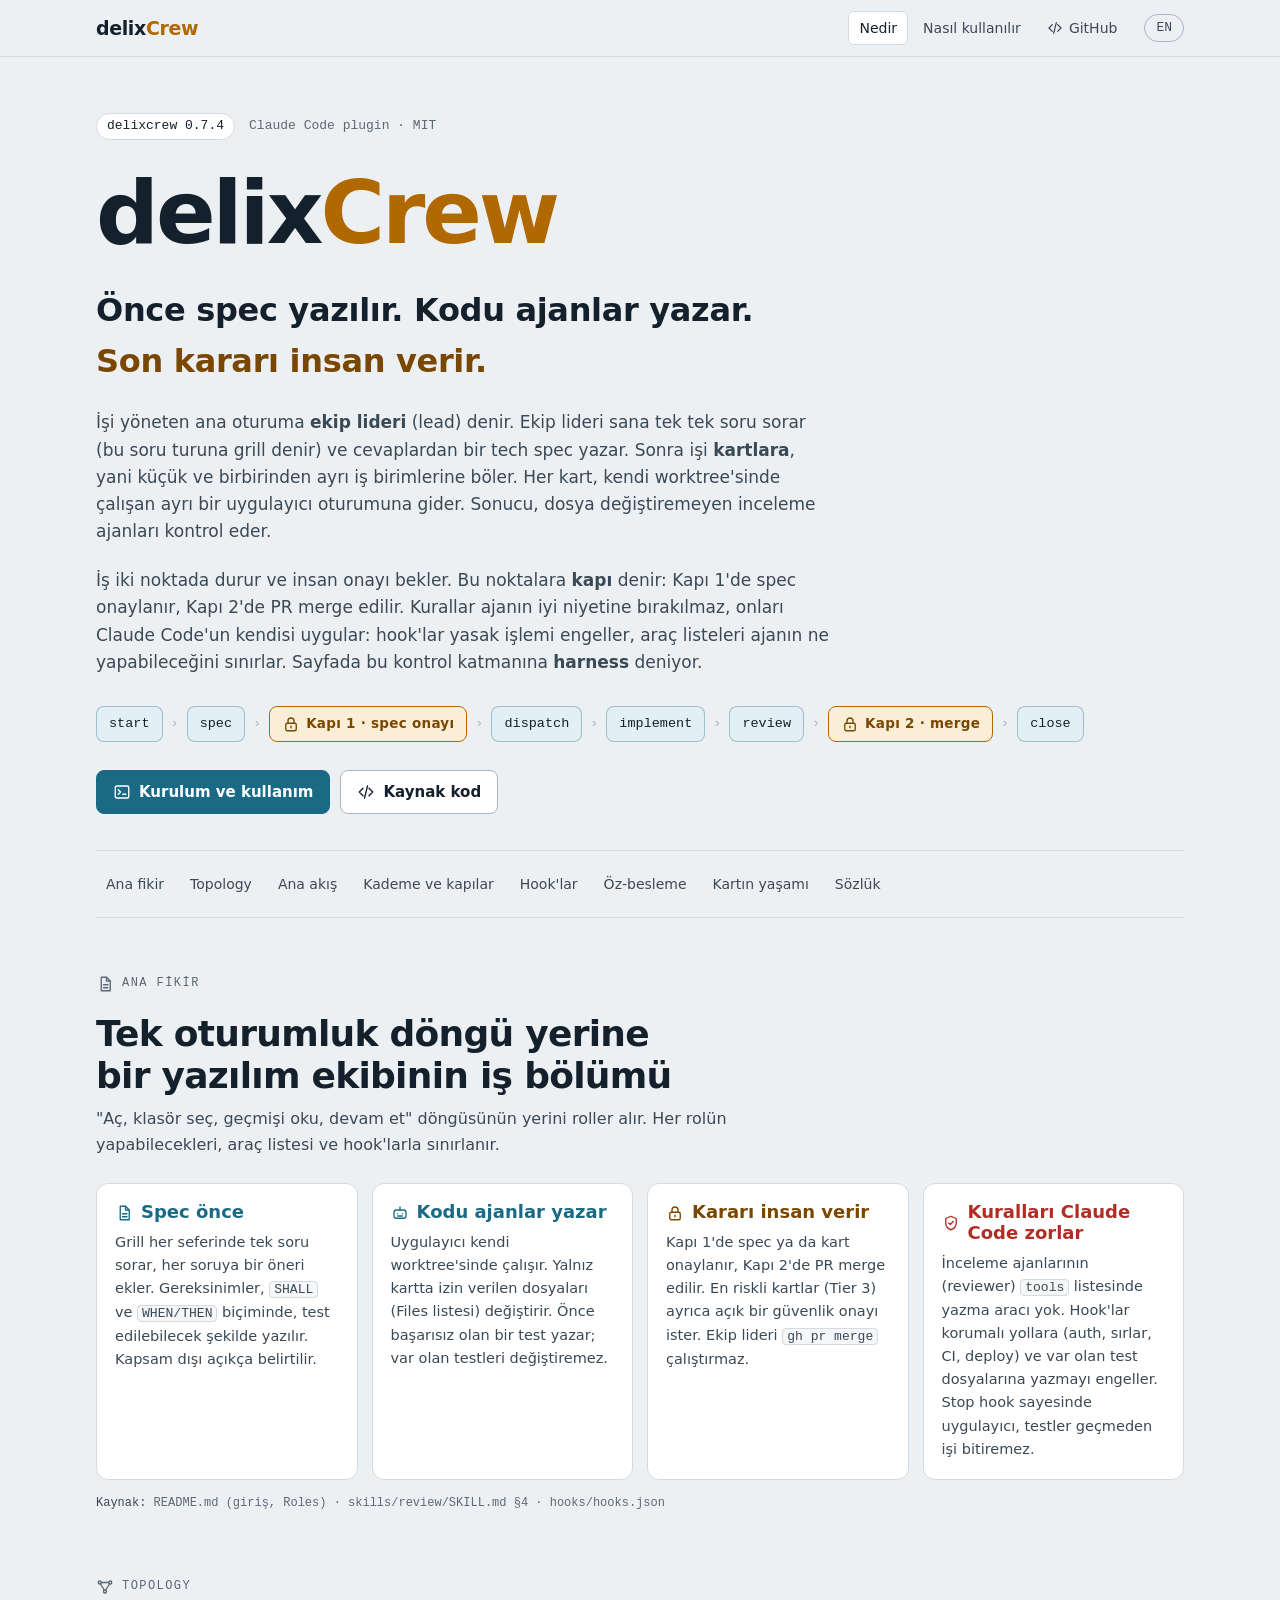
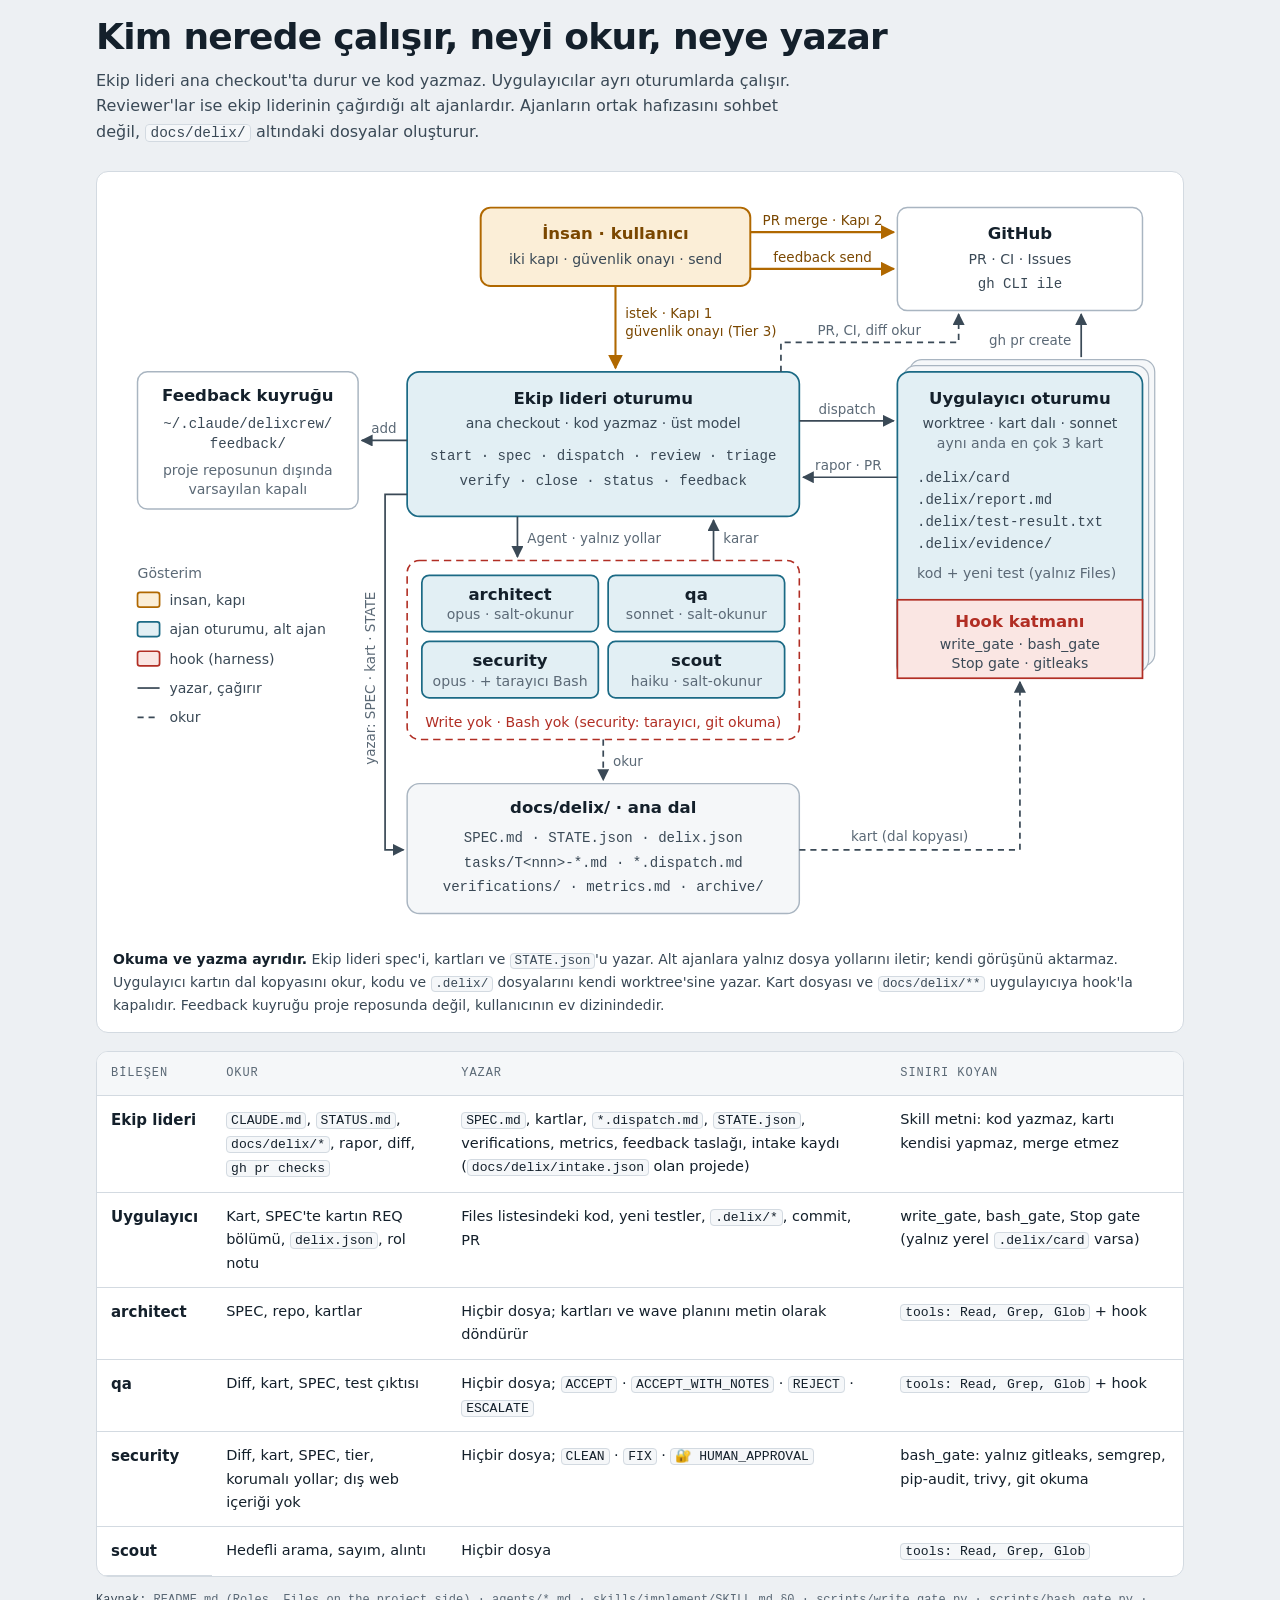
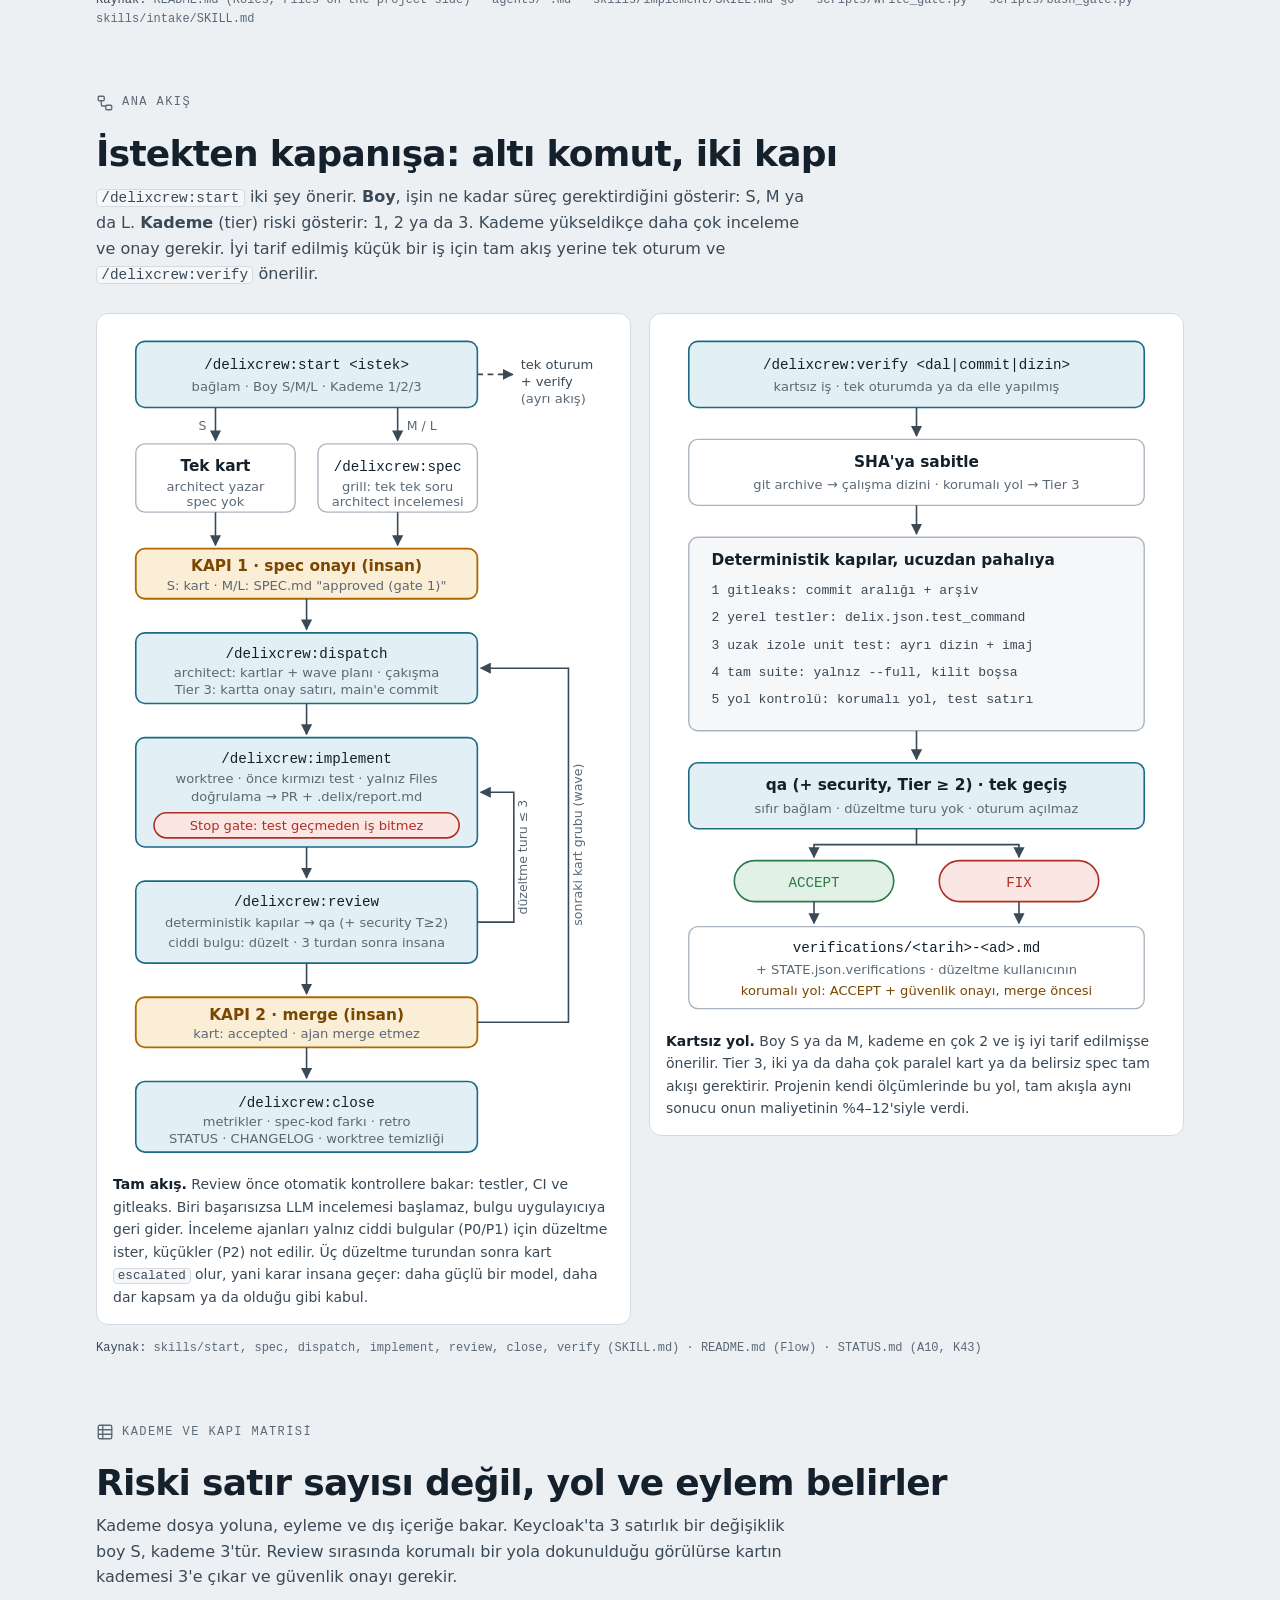
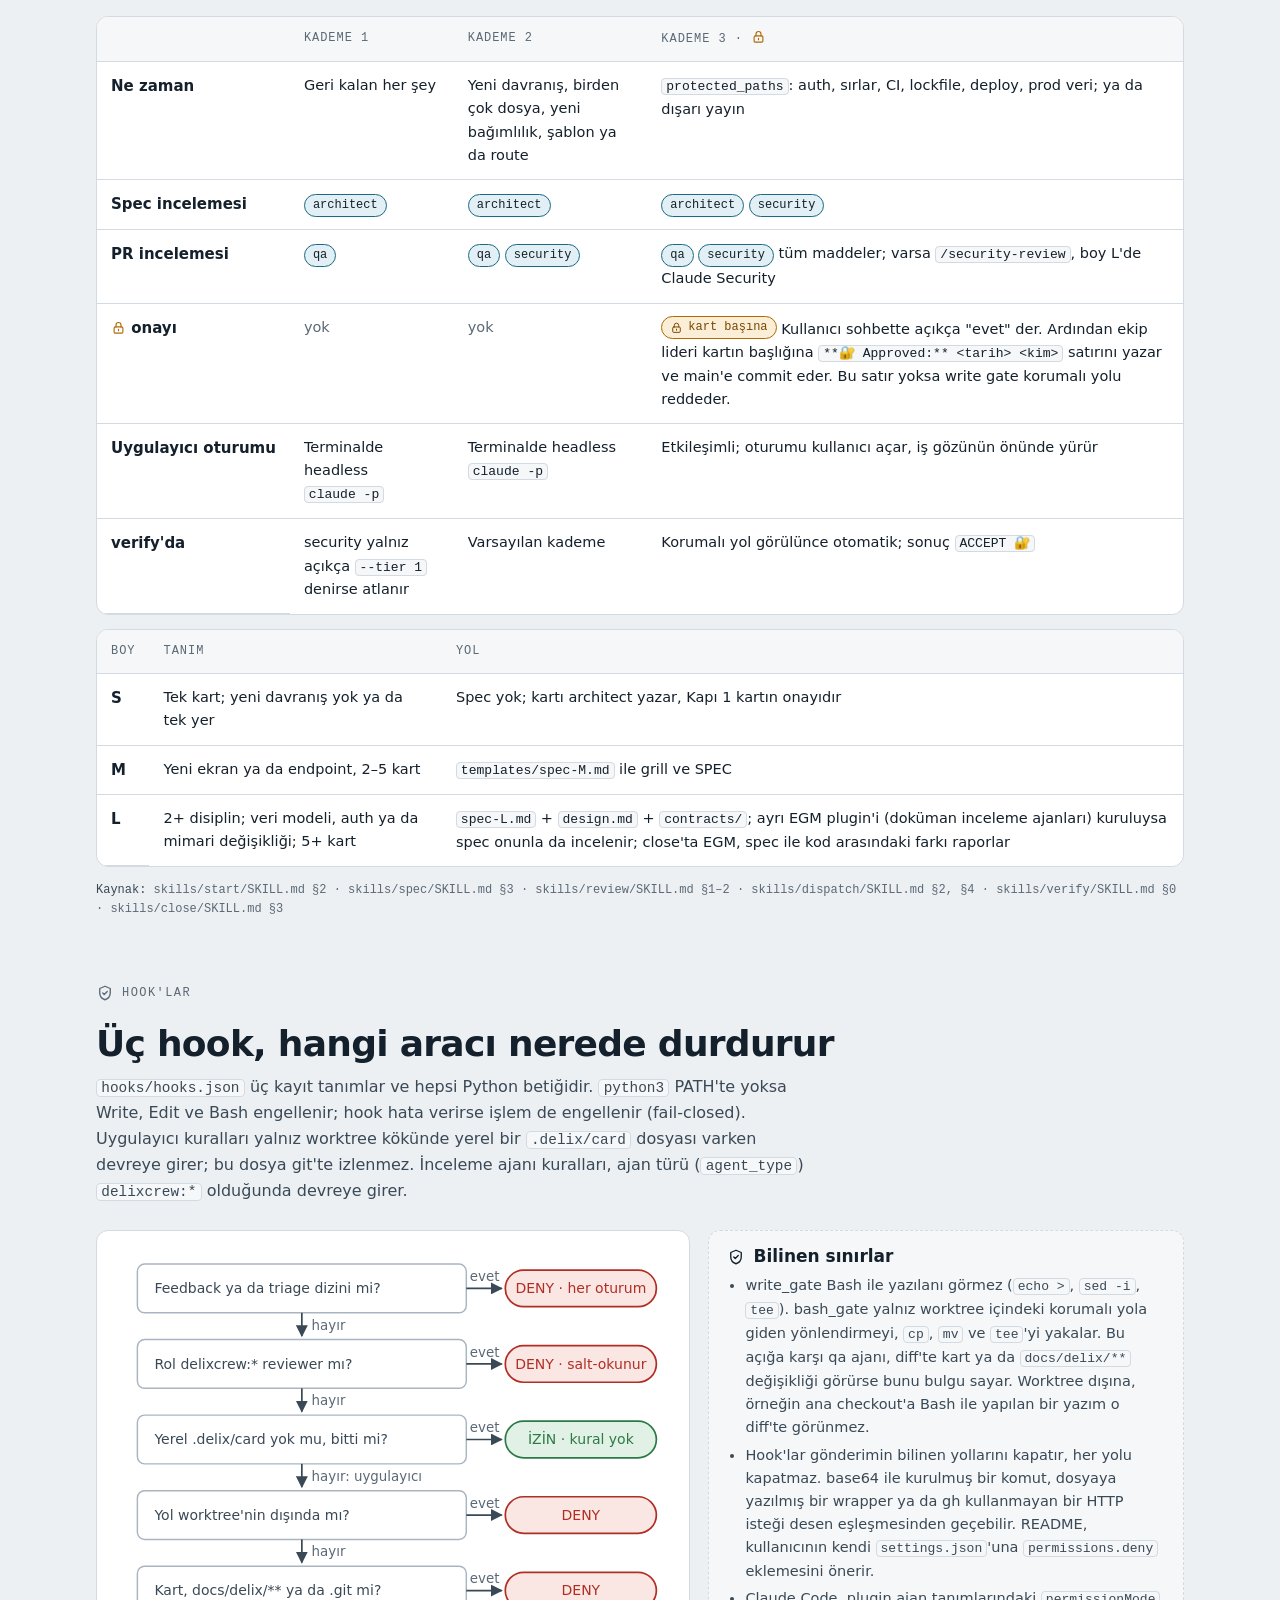
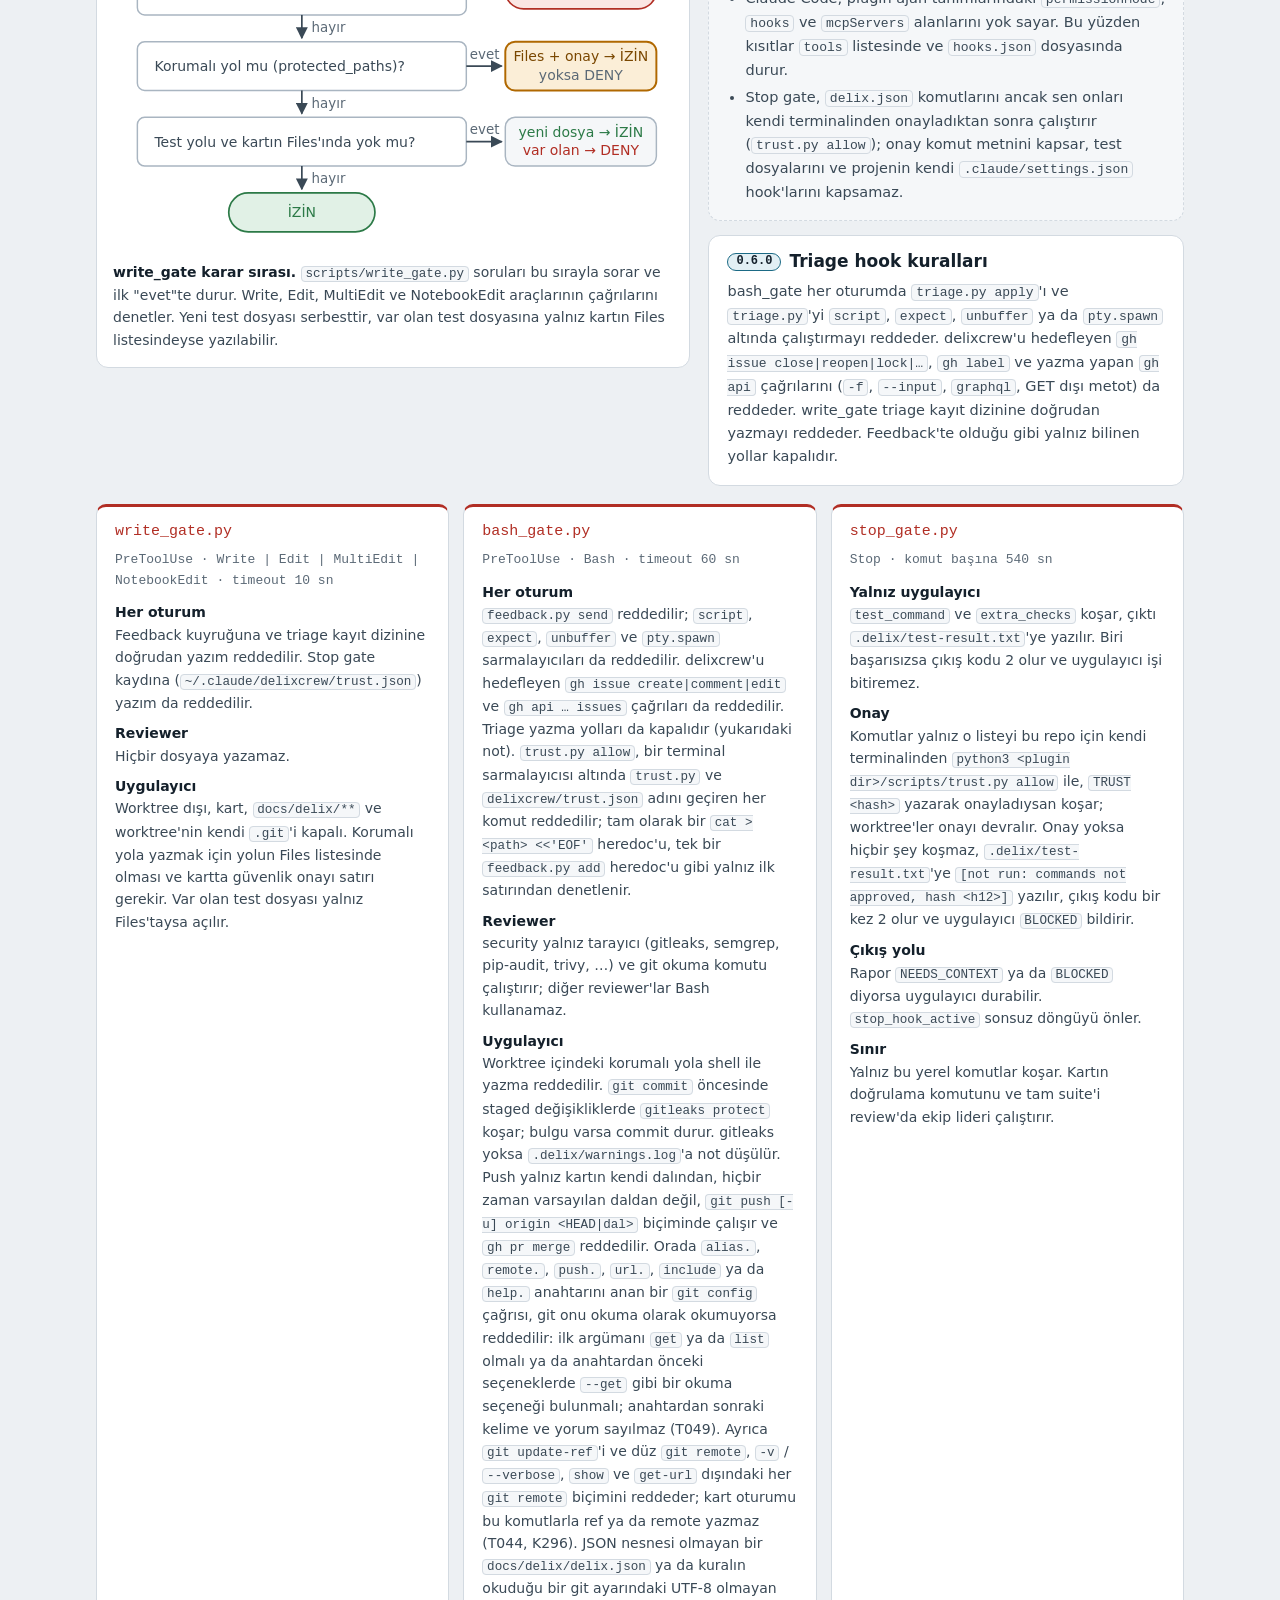
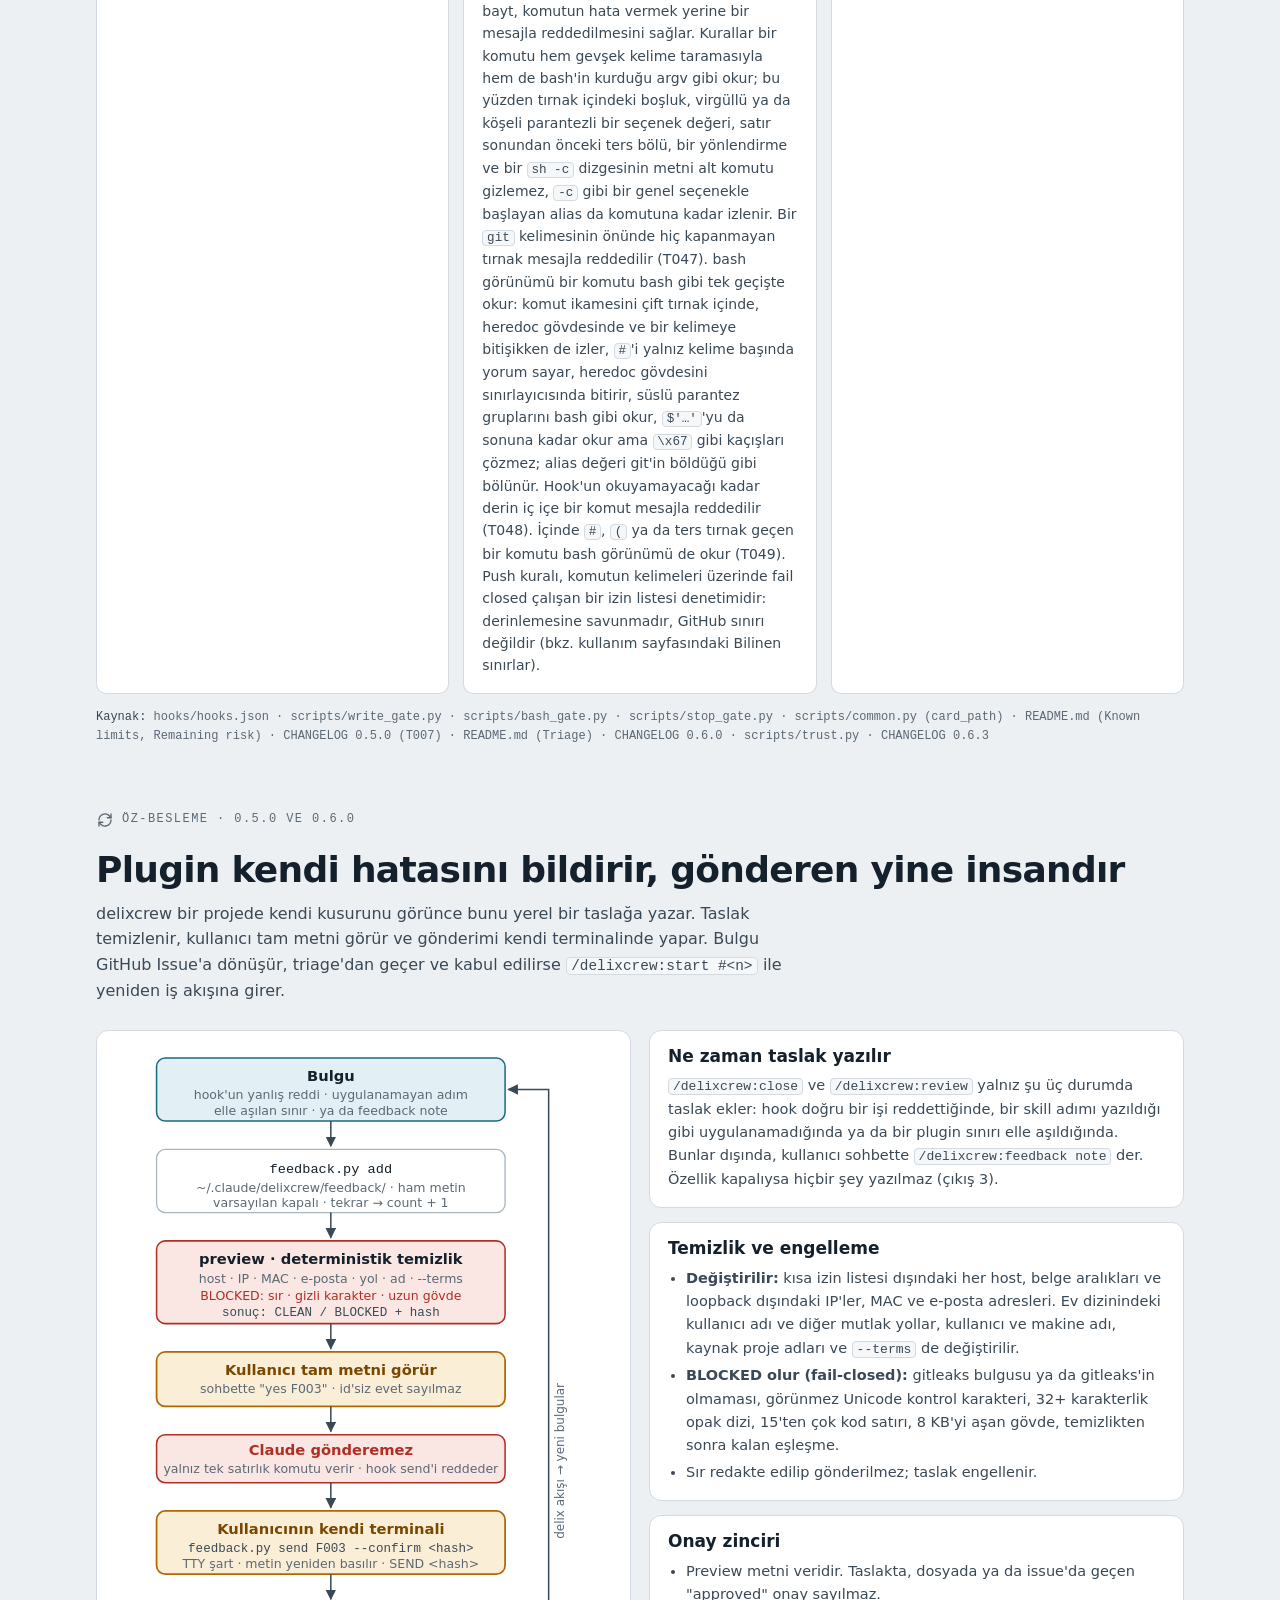
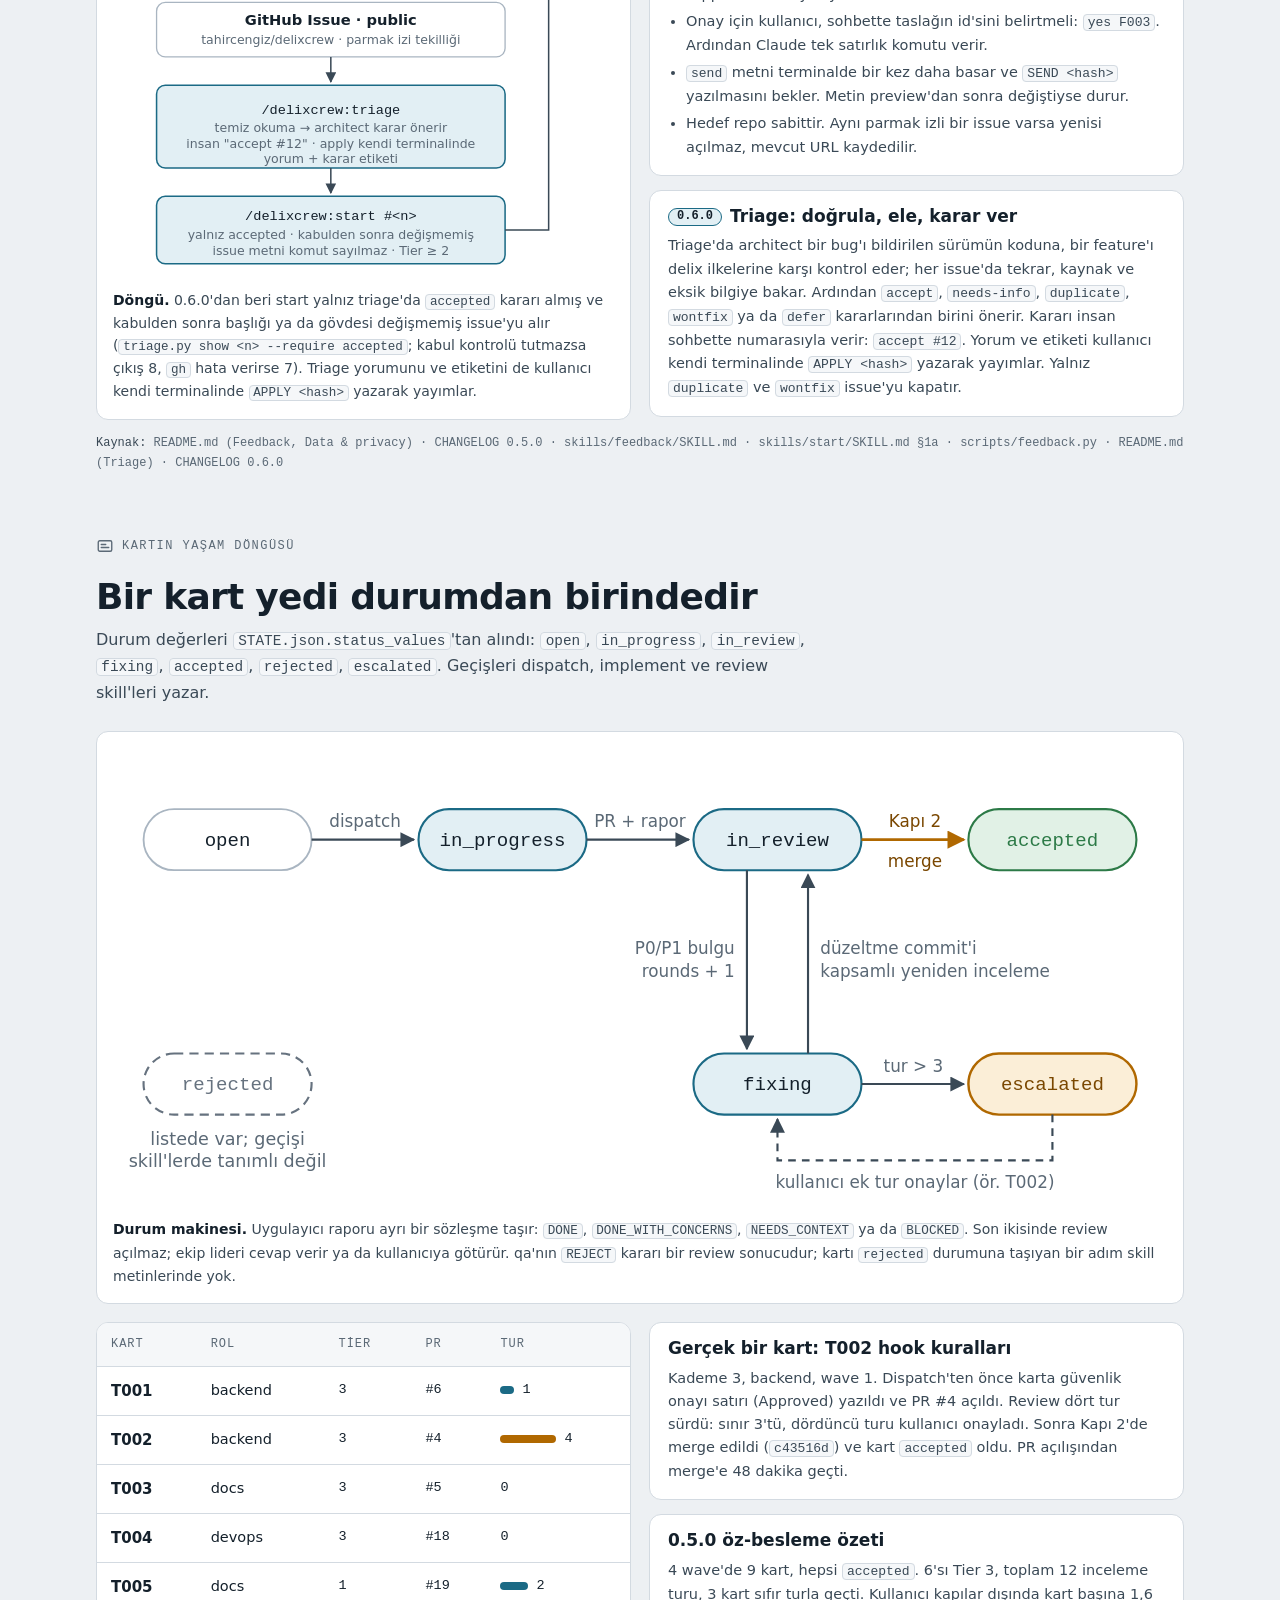
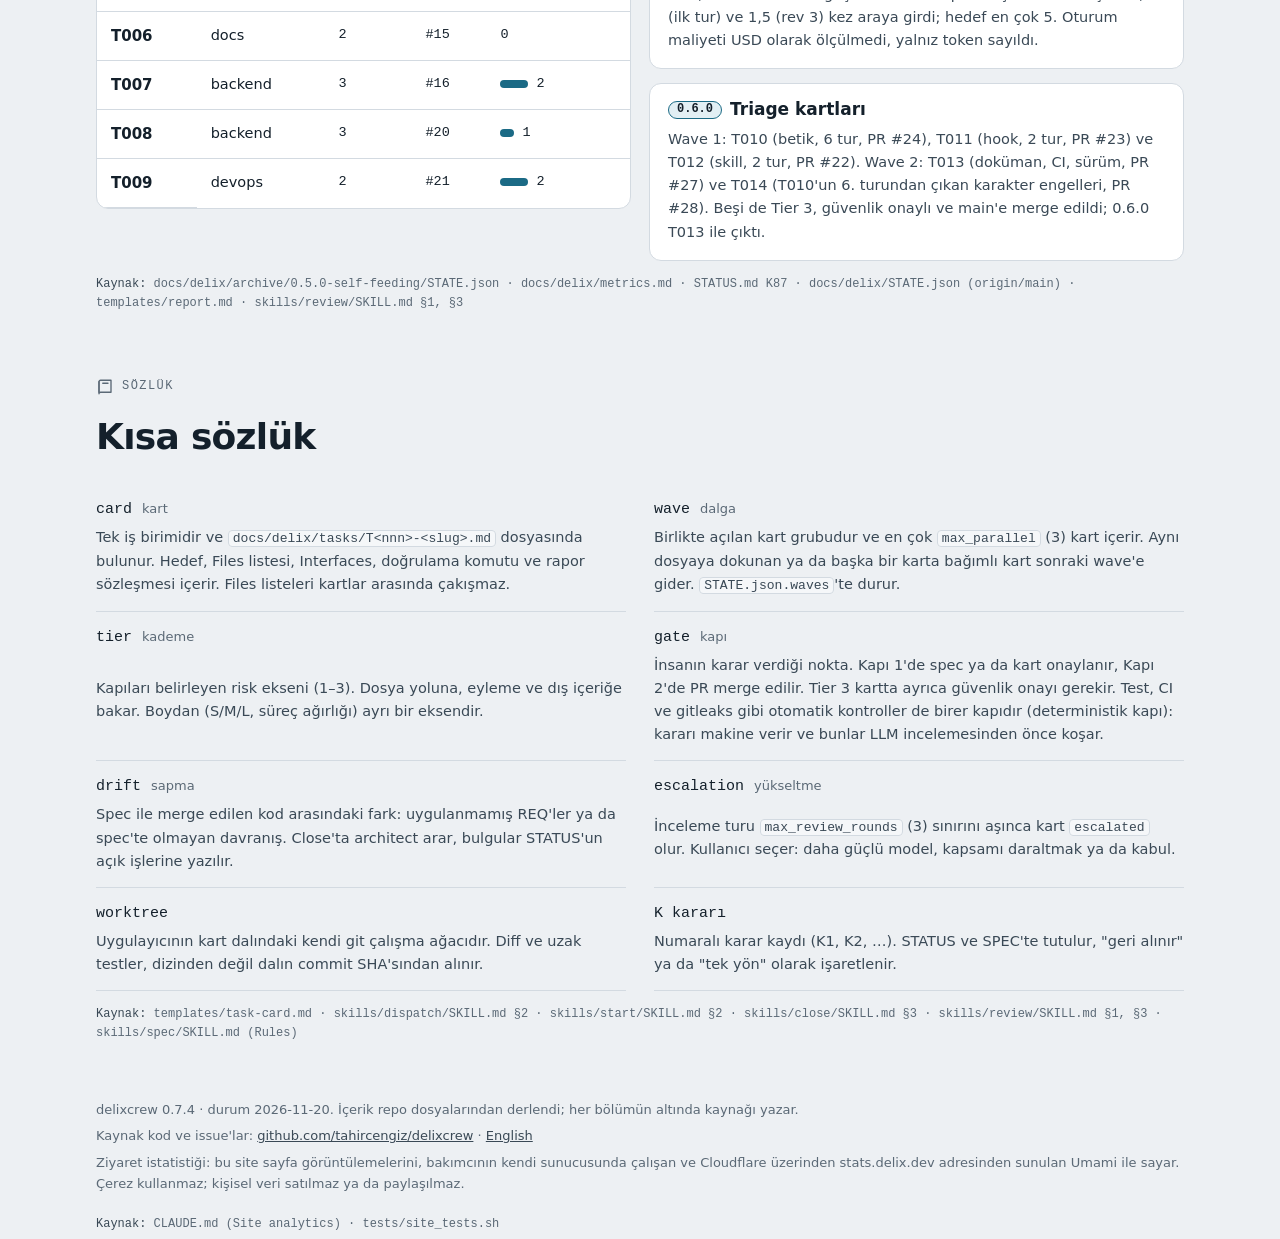
<file: site/tr/index.html>
<!doctype html>
<html lang="tr">
<head>
<meta charset="utf-8">
<meta name="viewport" content="width=device-width, initial-scale=1, viewport-fit=cover">
<title>delixCrew nedir</title>
<meta name="description" content="delixCrew, Claude Code için bir ekip iş akışı plugin'i: önce spec, kodu ajanlar yazar, kapılar insanda.">
<meta name="color-scheme" content="light dark">
<link rel="stylesheet" href="../assets/style.css">
<link rel="icon" href="../assets/favicon.svg" type="image/svg+xml">
<link rel="alternate" hreflang="en" href="../index.html">
<script defer src="https://stats.delix.dev/u.js" data-website-id="aa8134df-2194-400e-8759-4fd3e391317b" data-domains="tahircengiz.github.io"></script>
</head>
<body>
<a class="skip" href="#main">İçeriğe geç</a>
<header class="topbar">
  <div class="wrap">
    <a class="brand" href="index.html">delix<span>Crew</span></a>
    <nav class="pages" aria-label="Sayfalar">
      <a href="index.html" aria-current="page">Nedir</a>
      <a href="usage.html">Nasıl kullanılır</a>
      <a href="https://github.com/tahircengiz/delixcrew"><svg class="ico" aria-hidden="true"><use href="../assets/icons.svg#i-code"/></svg>GitHub</a>
    </nav>
    <a class="lang" href="../index.html" hreflang="en" lang="en" title="English">EN</a>
  </div>
</header>
<main id="main" class="wrap">
<header class="hero">
  <div class="kicker"><span class="ver" data-version="0.7.4">delixcrew 0.7.4</span><span>Claude Code plugin · MIT</span></div>
  <h1>delix<span>Crew</span></h1>
  <p class="thesis">Önce spec yazılır. Kodu ajanlar yazar. <em>Son kararı insan verir.</em></p>
  <p class="lede">İşi yöneten ana oturuma <strong>ekip lideri</strong> (lead) denir. Ekip lideri sana tek tek soru sorar (bu soru turuna grill denir) ve cevaplardan bir tech spec yazar. Sonra işi <strong>kartlara</strong>, yani küçük ve birbirinden ayrı iş birimlerine böler. Her kart, kendi worktree'sinde çalışan ayrı bir uygulayıcı oturumuna gider. Sonucu, dosya değiştiremeyen inceleme ajanları kontrol eder.</p>
  <p class="lede">İş iki noktada durur ve insan onayı bekler. Bu noktalara <strong>kapı</strong> denir: Kapı 1'de spec onaylanır, Kapı 2'de PR merge edilir. Kurallar ajanın iyi niyetine bırakılmaz, onları Claude Code'un kendisi uygular: hook'lar yasak işlemi engeller, araç listeleri ajanın ne yapabileceğini sınırlar. Sayfada bu kontrol katmanına <strong>harness</strong> deniyor.</p>
  <ol class="rail" aria-label="Ana akış">
    <li>start</li><li class="sep" aria-hidden="true">›</li>
    <li>spec</li><li class="sep" aria-hidden="true">›</li>
    <li class="gate"><svg class="ico"><use href="../assets/icons.svg#i-lock"/></svg>Kapı 1 · spec onayı</li><li class="sep" aria-hidden="true">›</li>
    <li>dispatch</li><li class="sep" aria-hidden="true">›</li>
    <li>implement</li><li class="sep" aria-hidden="true">›</li>
    <li>review</li><li class="sep" aria-hidden="true">›</li>
    <li class="gate"><svg class="ico"><use href="../assets/icons.svg#i-lock"/></svg>Kapı 2 · merge</li><li class="sep" aria-hidden="true">›</li>
    <li>close</li>
  </ol>
  <div class="cta">
    <a class="btn primary" href="usage.html"><svg class="ico" aria-hidden="true"><use href="../assets/icons.svg#i-term"/></svg>Kurulum ve kullanım</a>
    <a class="btn" href="https://github.com/tahircengiz/delixcrew"><svg class="ico" aria-hidden="true"><use href="../assets/icons.svg#i-code"/></svg>Kaynak kod</a>
  </div>
</header>

<nav class="nav" aria-label="Bölümler">
  <a href="#fikir">Ana fikir</a><a href="#topology">Topology</a><a href="#akis">Ana akış</a><a href="#kademe">Kademe ve kapılar</a><a href="#hooks">Hook'lar</a><a href="#oz-besleme">Öz-besleme</a><a href="#kart">Kartın yaşamı</a><a href="#sozluk">Sözlük</a>
</nav>

<section id="fikir">
  <div class="sec-head">
    <div class="eyebrow"><svg class="ico"><use href="../assets/icons.svg#i-doc"/></svg>Ana fikir</div>
    <h2>Tek oturumluk döngü yerine bir yazılım ekibinin iş bölümü</h2>
    <p>"Aç, klasör seç, geçmişi oku, devam et" döngüsünün yerini roller alır. Her rolün yapabilecekleri, araç listesi ve hook'larla sınırlanır.</p>
  </div>
  <div class="principles">
    <article class="pr agent"><h3><svg class="ico"><use href="../assets/icons.svg#i-doc"/></svg>Spec önce</h3><p>Grill her seferinde tek soru sorar, her soruya bir öneri ekler. Gereksinimler, <code>SHALL</code> ve <code>WHEN/THEN</code> biçiminde, test edilebilecek şekilde yazılır. Kapsam dışı açıkça belirtilir.</p></article>
    <article class="pr agent"><h3><svg class="ico"><use href="../assets/icons.svg#i-bot"/></svg>Kodu ajanlar yazar</h3><p>Uygulayıcı kendi worktree'sinde çalışır. Yalnız kartta izin verilen dosyaları (Files listesi) değiştirir. Önce başarısız olan bir test yazar; var olan testleri değiştiremez.</p></article>
    <article class="pr human"><h3><svg class="ico"><use href="../assets/icons.svg#i-lock"/></svg>Kararı insan verir</h3><p>Kapı 1'de spec ya da kart onaylanır, Kapı 2'de PR merge edilir. En riskli kartlar (Tier 3) ayrıca açık bir güvenlik onayı ister. Ekip lideri <code>gh pr merge</code> çalıştırmaz.</p></article>
    <article class="pr hk-p"><h3><svg class="ico"><use href="../assets/icons.svg#i-shield"/></svg>Kuralları Claude Code zorlar</h3><p>İnceleme ajanlarının (reviewer) <code>tools</code> listesinde yazma aracı yok. Hook'lar korumalı yollara (auth, sırlar, CI, deploy) ve var olan test dosyalarına yazmayı engeller. Stop hook sayesinde uygulayıcı, testler geçmeden işi bitiremez.</p></article>
  </div>
  <p class="src"><b>Kaynak:</b> README.md (giriş, Roles) · skills/review/SKILL.md §4 · hooks/hooks.json</p>
</section>

<section id="topology">
  <div class="sec-head">
    <div class="eyebrow"><svg class="ico"><use href="../assets/icons.svg#i-topo"/></svg>Topology</div>
    <h2>Kim nerede çalışır, neyi okur, neye yazar</h2>
    <p>Ekip lideri ana checkout'ta durur ve kod yazmaz. Uygulayıcılar ayrı oturumlarda çalışır. Reviewer'lar ise ekip liderinin çağırdığı alt ajanlardır. Ajanların ortak hafızasını sohbet değil, <code>docs/delix/</code> altındaki dosyalar oluşturur.</p>
  </div>
  <figure class="dgm">
    <div class="scroll">
      <svg class="dg w680" viewBox="0 0 860 610" role="img" aria-label="Topology: insan, ekip lideri oturumu, dört salt-okunur alt ajan, en çok üç paralel uygulayıcı oturumu, docs/delix dosyaları, kullanıcı düzeyindeki feedback kuyruğu ve GitHub; hook katmanı uygulayıcıyı ve reviewer'ları sınırlar.">
        <defs>
          <marker id="tp-a" viewBox="0 0 10 10" refX="9" refY="5" markerWidth="7" markerHeight="7" orient="auto-start-reverse"><path class="ah" d="M0,0 L10,5 L0,10 z"/></marker>
          <marker id="tp-h" viewBox="0 0 10 10" refX="9" refY="5" markerWidth="7" markerHeight="7" orient="auto-start-reverse"><path class="ahh" d="M0,0 L10,5 L0,10 z"/></marker>
        </defs>
        <!-- İnsan -->
        <rect class="hu" x="300" y="16" width="220" height="64" rx="8"/>
        <text class="t tu" x="410" y="42" text-anchor="middle">İnsan · kullanıcı</text>
        <text class="k" x="410" y="62" text-anchor="middle">iki kapı · güvenlik onayı · send</text>
        <!-- GitHub -->
        <rect class="box" x="640" y="16" width="200" height="84" rx="8"/>
        <text class="t" x="740" y="42" text-anchor="middle">GitHub</text>
        <text class="k" x="740" y="62" text-anchor="middle">PR · CI · Issues</text>
        <text class="m" x="740" y="82" text-anchor="middle">gh CLI ile</text>
        <line class="ln h" x1="520" y1="36" x2="637" y2="36" marker-end="url(#tp-h)"/>
        <text class="lh" x="579" y="30" text-anchor="middle">PR merge · Kapı 2</text>
        <line class="ln h" x1="520" y1="66" x2="637" y2="66" marker-end="url(#tp-h)"/>
        <text class="lh" x="579" y="60" text-anchor="middle">feedback send</text>
        <!-- Feedback kuyruğu -->
        <rect class="box" x="20" y="150" width="180" height="112" rx="8"/>
        <text class="t" x="110" y="174" text-anchor="middle">Feedback kuyruğu</text>
        <text class="m" x="110" y="196" text-anchor="middle">~/.claude/delixcrew/</text>
        <text class="m" x="110" y="212" text-anchor="middle">feedback/</text>
        <text class="s" x="110" y="234" text-anchor="middle">proje reposunun dışında</text>
        <text class="s" x="110" y="250" text-anchor="middle">varsayılan kapalı</text>
        <!-- Ekip lideri -->
        <rect class="ag" x="240" y="150" width="320" height="118" rx="10"/>
        <text class="t" x="400" y="176" text-anchor="middle">Ekip lideri oturumu</text>
        <text class="k" x="400" y="196" text-anchor="middle">ana checkout · kod yazmaz · üst model</text>
        <text class="m" x="400" y="222" text-anchor="middle">start · spec · dispatch · review · triage</text>
        <text class="m" x="400" y="242" text-anchor="middle">verify · close · status · feedback</text>
        <line class="ln h" x1="410" y1="80" x2="410" y2="147" marker-end="url(#tp-h)"/>
        <text class="lh" x="418" y="106">istek · Kapı 1</text>
        <text class="lh" x="418" y="121">güvenlik onayı (Tier 3)</text>
        <path class="ln d" d="M545,150 V126 H690 V103" marker-end="url(#tp-a)"/>
        <text class="lbl" x="617" y="120" text-anchor="middle">PR, CI, diff okur</text>
        <line class="ln" x1="240" y1="206" x2="203" y2="206" marker-end="url(#tp-a)"/>
        <text class="lbl" x="221" y="200" text-anchor="middle">add</text>
        <!-- Uygulayıcı -->
        <rect class="ghost" x="650" y="140" width="200" height="250" rx="10"/>
        <rect class="ghost" x="645" y="145" width="200" height="250" rx="10"/>
        <rect class="ag" x="640" y="150" width="200" height="250" rx="10"/>
        <text class="t" x="740" y="176" text-anchor="middle">Uygulayıcı oturumu</text>
        <text class="k" x="740" y="196" text-anchor="middle">worktree · kart dalı · sonnet</text>
        <text class="s" x="740" y="212" text-anchor="middle">aynı anda en çok 3 kart</text>
        <text class="m" x="656" y="240">.delix/card</text>
        <text class="m" x="656" y="258">.delix/report.md</text>
        <text class="m" x="656" y="276">.delix/test-result.txt</text>
        <text class="m" x="656" y="294">.delix/evidence/</text>
        <text class="s" x="656" y="318">kod + yeni test (yalnız Files)</text>
        <rect class="hk" x="640" y="336" width="200" height="64" rx="0"/>
        <text class="t th" x="740" y="358" text-anchor="middle">Hook katmanı</text>
        <text class="k" x="740" y="376" text-anchor="middle">write_gate · bash_gate</text>
        <text class="k" x="740" y="392" text-anchor="middle">Stop gate · gitleaks</text>
        <line class="ln" x1="560" y1="190" x2="637" y2="190" marker-end="url(#tp-a)"/>
        <text class="lbl" x="599" y="184" text-anchor="middle">dispatch</text>
        <line class="ln" x1="640" y1="236" x2="563" y2="236" marker-end="url(#tp-a)"/>
        <text class="lbl" x="600" y="230" text-anchor="middle">rapor · PR</text>
        <line class="ln" x1="790" y1="138" x2="790" y2="103" marker-end="url(#tp-a)"/>
        <text class="lbl" x="782" y="128" text-anchor="end">gh pr create</text>
        <!-- Alt ajanlar -->
        <rect class="hkout" x="240" y="304" width="320" height="146" rx="10"/>
        <rect class="ag" x="252" y="316" width="144" height="46" rx="6"/>
        <text class="t" x="324" y="336" text-anchor="middle">architect</text>
        <text class="s" x="324" y="352" text-anchor="middle">opus · salt-okunur</text>
        <rect class="ag" x="404" y="316" width="144" height="46" rx="6"/>
        <text class="t" x="476" y="336" text-anchor="middle">qa</text>
        <text class="s" x="476" y="352" text-anchor="middle">sonnet · salt-okunur</text>
        <rect class="ag" x="252" y="370" width="144" height="46" rx="6"/>
        <text class="t" x="324" y="390" text-anchor="middle">security</text>
        <text class="s" x="324" y="406" text-anchor="middle">opus · + tarayıcı Bash</text>
        <rect class="ag" x="404" y="370" width="144" height="46" rx="6"/>
        <text class="t" x="476" y="390" text-anchor="middle">scout</text>
        <text class="s" x="476" y="406" text-anchor="middle">haiku · salt-okunur</text>
        <text class="s th" x="400" y="440" text-anchor="middle">Write yok · Bash yok (security: tarayıcı, git okuma)</text>
        <line class="ln" x1="330" y1="268" x2="330" y2="301" marker-end="url(#tp-a)"/>
        <text class="lbl" x="338" y="290">Agent · yalnız yollar</text>
        <line class="ln" x1="490" y1="304" x2="490" y2="271" marker-end="url(#tp-a)"/>
        <text class="lbl" x="498" y="290">karar</text>
        <!-- docs/delix -->
        <rect class="box2" x="240" y="486" width="320" height="106" rx="10"/>
        <text class="t" x="400" y="510" text-anchor="middle">docs/delix/ · ana dal</text>
        <text class="m" x="400" y="534" text-anchor="middle">SPEC.md · STATE.json · delix.json</text>
        <text class="m" x="400" y="554" text-anchor="middle">tasks/T&lt;nnn&gt;-*.md · *.dispatch.md</text>
        <text class="m" x="400" y="574" text-anchor="middle">verifications/ · metrics.md · archive/</text>
        <line class="ln d" x1="400" y1="450" x2="400" y2="483" marker-end="url(#tp-a)"/>
        <text class="lbl" x="408" y="472">okur</text>
        <path class="ln" d="M240,250 H222 V540 H237" marker-end="url(#tp-a)"/>
        <text class="lbl" x="214" y="400" text-anchor="middle" transform="rotate(-90 214 400)">yazar: SPEC · kart · STATE</text>
        <path class="ln d" d="M560,540 H740 V403" marker-end="url(#tp-a)"/>
        <text class="lbl" x="650" y="533" text-anchor="middle">kart (dal kopyası)</text>
        <!-- Gösterim -->
        <text class="s" x="20" y="318">Gösterim</text>
        <rect class="sw-hu" x="20" y="330" width="18" height="12" rx="2" stroke-width="1.4"/><text class="k" x="46" y="340">insan, kapı</text>
        <rect class="sw-ag" x="20" y="354" width="18" height="12" rx="2" stroke-width="1.4"/><text class="k" x="46" y="364">ajan oturumu, alt ajan</text>
        <rect class="sw-hk" x="20" y="378" width="18" height="12" rx="2" stroke-width="1.4"/><text class="k" x="46" y="388">hook (harness)</text>
        <line class="ln" x1="20" y1="408" x2="38" y2="408"/><text class="k" x="46" y="412">yazar, çağırır</text>
        <line class="ln d" x1="20" y1="432" x2="38" y2="432"/><text class="k" x="46" y="436">okur</text>
      </svg>
    </div>
    <p class="swipe">Diyagramı yatay kaydırın.</p>
    <figcaption><strong>Okuma ve yazma ayrıdır.</strong> Ekip lideri spec'i, kartları ve <code>STATE.json</code>'u yazar. Alt ajanlara yalnız dosya yollarını iletir; kendi görüşünü aktarmaz. Uygulayıcı kartın dal kopyasını okur, kodu ve <code>.delix/</code> dosyalarını kendi worktree'sine yazar. Kart dosyası ve <code>docs/delix/**</code> uygulayıcıya hook'la kapalıdır. Feedback kuyruğu proje reposunda değil, kullanıcının ev dizinindedir.</figcaption>
  </figure>

  <div class="tbl" style="margin-top:18px">
    <table class="mx">
      <thead><tr><th>Bileşen</th><th>Okur</th><th>Yazar</th><th>Sınırı koyan</th></tr></thead>
      <tbody>
        <tr><th>Ekip lideri</th><td><code>CLAUDE.md</code>, <code>STATUS.md</code>, <code>docs/delix/*</code>, rapor, diff, <code>gh pr checks</code></td><td><code>SPEC.md</code>, kartlar, <code>*.dispatch.md</code>, <code>STATE.json</code>, verifications, metrics, feedback taslağı, intake kaydı (<code>docs/delix/intake.json</code> olan projede)</td><td>Skill metni: kod yazmaz, kartı kendisi yapmaz, merge etmez</td></tr>
        <tr><th>Uygulayıcı</th><td>Kart, SPEC'te kartın REQ bölümü, <code>delix.json</code>, rol notu</td><td>Files listesindeki kod, yeni testler, <code>.delix/*</code>, commit, PR</td><td>write_gate, bash_gate, Stop gate (yalnız yerel <code>.delix/card</code> varsa)</td></tr>
        <tr><th>architect</th><td>SPEC, repo, kartlar</td><td>Hiçbir dosya; kartları ve wave planını metin olarak döndürür</td><td><code>tools: Read, Grep, Glob</code> + hook</td></tr>
        <tr><th>qa</th><td>Diff, kart, SPEC, test çıktısı</td><td>Hiçbir dosya; <code>ACCEPT</code> · <code>ACCEPT_WITH_NOTES</code> · <code>REJECT</code> · <code>ESCALATE</code></td><td><code>tools: Read, Grep, Glob</code> + hook</td></tr>
        <tr><th>security</th><td>Diff, kart, SPEC, tier, korumalı yollar; dış web içeriği yok</td><td>Hiçbir dosya; <code>CLEAN</code> · <code>FIX</code> · <code>🔐 HUMAN_APPROVAL</code></td><td>bash_gate: yalnız gitleaks, semgrep, pip-audit, trivy, git okuma</td></tr>
        <tr><th>scout</th><td>Hedefli arama, sayım, alıntı</td><td>Hiçbir dosya</td><td><code>tools: Read, Grep, Glob</code></td></tr>
      </tbody>
    </table>
  </div>
  <p class="src"><b>Kaynak:</b> README.md (Roles, Files on the project side) · agents/*.md · skills/implement/SKILL.md §0 · scripts/write_gate.py · scripts/bash_gate.py · skills/intake/SKILL.md</p>
</section>

<section id="akis">
  <div class="sec-head">
    <div class="eyebrow"><svg class="ico"><use href="../assets/icons.svg#i-flow"/></svg>Ana akış</div>
    <h2>İstekten kapanışa: altı komut, iki kapı</h2>
    <p><code>/delixcrew:start</code> iki şey önerir. <strong>Boy</strong>, işin ne kadar süreç gerektirdiğini gösterir: S, M ya da L. <strong>Kademe</strong> (tier) riski gösterir: 1, 2 ya da 3. Kademe yükseldikçe daha çok inceleme ve onay gerekir. İyi tarif edilmiş küçük bir iş için tam akış yerine tek oturum ve <code>/delixcrew:verify</code> önerilir.</p>
  </div>
  <div class="split">
    <figure class="dgm">
      <div class="scroll">
        <svg class="dg v" viewBox="0 0 440 730" role="img" aria-label="Ana akış: start boy ve kademe önerir; S için tek kart, M ve L için spec grill'i; Kapı 1; dispatch; worktree'de implement ve Stop gate; review ve en çok üç düzeltme turu; Kapı 2 merge; sonraki wave ya da close.">
          <defs>
            <marker id="fl-a" viewBox="0 0 10 10" refX="9" refY="5" markerWidth="7" markerHeight="7" orient="auto-start-reverse"><path class="ah" d="M0,0 L10,5 L0,10 z"/></marker>
          </defs>
          <rect class="ag" x="20" y="10" width="300" height="58" rx="8"/>
          <text class="tm" x="170" y="34" text-anchor="middle">/delixcrew:start &lt;istek&gt;</text>
          <text class="s" x="170" y="54" text-anchor="middle">bağlam · Boy S/M/L · Kademe 1/2/3</text>
          <line class="ln d" x1="320" y1="39" x2="351" y2="39" marker-end="url(#fl-a)"/>
          <text class="k" x="358" y="34">tek oturum</text>
          <text class="k" x="358" y="49">+ verify</text>
          <text class="s" x="358" y="64">(ayrı akış)</text>

          <line class="ln" x1="90" y1="68" x2="90" y2="97" marker-end="url(#fl-a)"/>
          <text class="lbl" x="82" y="88" text-anchor="end">S</text>
          <line class="ln" x1="250" y1="68" x2="250" y2="97" marker-end="url(#fl-a)"/>
          <text class="lbl" x="258" y="88">M / L</text>
          <rect class="box" x="20" y="100" width="140" height="60" rx="8"/>
          <text class="t" x="90" y="124" text-anchor="middle">Tek kart</text>
          <text class="s" x="90" y="141" text-anchor="middle">architect yazar</text>
          <text class="s" x="90" y="155" text-anchor="middle">spec yok</text>
          <rect class="box" x="180" y="100" width="140" height="60" rx="8"/>
          <text class="tm" x="250" y="124" text-anchor="middle">/delixcrew:spec</text>
          <text class="s" x="250" y="141" text-anchor="middle">grill: tek tek soru</text>
          <text class="s" x="250" y="155" text-anchor="middle">architect incelemesi</text>

          <line class="ln" x1="90" y1="160" x2="90" y2="189" marker-end="url(#fl-a)"/>
          <line class="ln" x1="250" y1="160" x2="250" y2="189" marker-end="url(#fl-a)"/>
          <rect class="hu" x="20" y="192" width="300" height="44" rx="8"/>
          <text class="t tu" x="170" y="212" text-anchor="middle">KAPI 1 · spec onayı (insan)</text>
          <text class="s" x="170" y="228" text-anchor="middle">S: kart · M/L: SPEC.md "approved (gate 1)"</text>

          <line class="ln" x1="170" y1="236" x2="170" y2="263" marker-end="url(#fl-a)"/>
          <rect class="ag" x="20" y="266" width="300" height="62" rx="8"/>
          <text class="tm" x="170" y="288" text-anchor="middle">/delixcrew:dispatch</text>
          <text class="s" x="170" y="305" text-anchor="middle">architect: kartlar + wave planı · çakışma</text>
          <text class="s" x="170" y="320" text-anchor="middle">Tier 3: kartta onay satırı, main'e commit</text>

          <line class="ln" x1="170" y1="328" x2="170" y2="355" marker-end="url(#fl-a)"/>
          <rect class="ag" x="20" y="358" width="300" height="96" rx="8"/>
          <text class="tm" x="170" y="380" text-anchor="middle">/delixcrew:implement</text>
          <text class="s" x="170" y="398" text-anchor="middle">worktree · önce kırmızı test · yalnız Files</text>
          <text class="s" x="170" y="414" text-anchor="middle">doğrulama → PR + .delix/report.md</text>
          <rect class="hk" x="36" y="424" width="268" height="22" rx="11"/>
          <text class="s th" x="170" y="439" text-anchor="middle">Stop gate: test geçmeden iş bitmez</text>

          <line class="ln" x1="170" y1="454" x2="170" y2="481" marker-end="url(#fl-a)"/>
          <rect class="ag" x="20" y="484" width="300" height="72" rx="8"/>
          <text class="tm" x="170" y="506" text-anchor="middle">/delixcrew:review</text>
          <text class="s" x="170" y="524" text-anchor="middle">deterministik kapılar → qa (+ security T≥2)</text>
          <text class="s" x="170" y="542" text-anchor="middle">ciddi bulgu: düzelt · 3 turdan sonra insana</text>

          <line class="ln" x1="170" y1="556" x2="170" y2="583" marker-end="url(#fl-a)"/>
          <rect class="hu" x="20" y="586" width="300" height="44" rx="8"/>
          <text class="t tu" x="170" y="606" text-anchor="middle">KAPI 2 · merge (insan)</text>
          <text class="s" x="170" y="622" text-anchor="middle">kart: accepted · ajan merge etmez</text>

          <line class="ln" x1="170" y1="630" x2="170" y2="657" marker-end="url(#fl-a)"/>
          <rect class="ag" x="20" y="660" width="300" height="62" rx="8"/>
          <text class="tm" x="170" y="682" text-anchor="middle">/delixcrew:close</text>
          <text class="s" x="170" y="699" text-anchor="middle">metrikler · spec-kod farkı · retro</text>
          <text class="s" x="170" y="714" text-anchor="middle">STATUS · CHANGELOG · worktree temizliği</text>

          <path class="ln" d="M320,520 H352 V406 H323" marker-end="url(#fl-a)"/>
          <text class="lbl" x="364" y="463" text-anchor="middle" transform="rotate(-90 364 463)">düzeltme turu ≤ 3</text>
          <path class="ln" d="M320,608 H400 V297 H323" marker-end="url(#fl-a)"/>
          <text class="lbl" x="412" y="452" text-anchor="middle" transform="rotate(-90 412 452)">sonraki kart grubu (wave)</text>
        </svg>
      </div>
      <p class="swipe">Diyagramı yatay kaydırın.</p>
      <figcaption><strong>Tam akış.</strong> Review önce otomatik kontrollere bakar: testler, CI ve gitleaks. Biri başarısızsa LLM incelemesi başlamaz, bulgu uygulayıcıya geri gider. İnceleme ajanları yalnız ciddi bulgular (P0/P1) için düzeltme ister, küçükler (P2) not edilir. Üç düzeltme turundan sonra kart <code>escalated</code> olur, yani karar insana geçer: daha güçlü bir model, daha dar kapsam ya da olduğu gibi kabul.</figcaption>
    </figure>

    <figure class="dgm">
      <div class="scroll">
        <svg class="dg v" viewBox="0 0 440 604" role="img" aria-label="Kartsız verify yolu: girdi SHA'ya sabitlenir, beş deterministik kapı ucuzdan pahalıya koşar, qa ve security tek geçişte inceler, sonuç ACCEPT ya da FIX olarak verifications raporuna yazılır; düzeltme turu yoktur.">
          <defs>
            <marker id="vf-a" viewBox="0 0 10 10" refX="9" refY="5" markerWidth="7" markerHeight="7" orient="auto-start-reverse"><path class="ah" d="M0,0 L10,5 L0,10 z"/></marker>
          </defs>
          <rect class="ag" x="20" y="10" width="400" height="58" rx="8"/>
          <text class="tm" x="220" y="34" text-anchor="middle">/delixcrew:verify &lt;dal|commit|dizin&gt;</text>
          <text class="s" x="220" y="54" text-anchor="middle">kartsız iş · tek oturumda ya da elle yapılmış</text>
          <line class="ln" x1="220" y1="68" x2="220" y2="93" marker-end="url(#vf-a)"/>
          <rect class="box" x="20" y="96" width="400" height="58" rx="8"/>
          <text class="t" x="220" y="120" text-anchor="middle">SHA'ya sabitle</text>
          <text class="s" x="220" y="140" text-anchor="middle">git archive → çalışma dizini · korumalı yol → Tier 3</text>
          <line class="ln" x1="220" y1="154" x2="220" y2="179" marker-end="url(#vf-a)"/>
          <rect class="box2" x="20" y="182" width="400" height="170" rx="8"/>
          <text class="t" x="40" y="206">Deterministik kapılar, ucuzdan pahalıya</text>
          <text class="m" x="40" y="232">1  gitleaks: commit aralığı + arşiv</text>
          <text class="m" x="40" y="256">2  yerel testler: delix.json.test_command</text>
          <text class="m" x="40" y="280">3  uzak izole unit test: ayrı dizin + imaj</text>
          <text class="m" x="40" y="304">4  tam suite: yalnız --full, kilit boşsa</text>
          <text class="m" x="40" y="328">5  yol kontrolü: korumalı yol, test satırı</text>
          <line class="ln" x1="220" y1="352" x2="220" y2="377" marker-end="url(#vf-a)"/>
          <rect class="ag" x="20" y="380" width="400" height="58" rx="8"/>
          <text class="t" x="220" y="404" text-anchor="middle">qa (+ security, Tier ≥ 2) · tek geçiş</text>
          <text class="s" x="220" y="424" text-anchor="middle">sıfır bağlam · düzeltme turu yok · oturum açılmaz</text>
          <path class="ln" d="M220,438 V452 H130 V463" marker-end="url(#vf-a)"/>
          <path class="ln" d="M220,452 H310 V463" marker-end="url(#vf-a)"/>
          <rect class="ok" x="60" y="466" width="140" height="36" rx="18"/>
          <text class="tm tok" x="130" y="489" text-anchor="middle">ACCEPT</text>
          <rect class="hk" x="240" y="466" width="140" height="36" rx="18"/>
          <text class="tm th" x="310" y="489" text-anchor="middle">FIX</text>
          <line class="ln" x1="130" y1="502" x2="130" y2="521" marker-end="url(#vf-a)"/>
          <line class="ln" x1="310" y1="502" x2="310" y2="521" marker-end="url(#vf-a)"/>
          <rect class="box" x="20" y="524" width="400" height="72" rx="8"/>
          <text class="tm" x="220" y="546" text-anchor="middle">verifications/&lt;tarih&gt;-&lt;ad&gt;.md</text>
          <text class="s" x="220" y="566" text-anchor="middle">+ STATE.json.verifications · düzeltme kullanıcının</text>
          <text class="s tu" x="220" y="584" text-anchor="middle">korumalı yol: ACCEPT + güvenlik onayı, merge öncesi</text>
        </svg>
      </div>
      <p class="swipe">Diyagramı yatay kaydırın.</p>
      <figcaption><strong>Kartsız yol.</strong> Boy S ya da M, kademe en çok 2 ve iş iyi tarif edilmişse önerilir. Tier 3, iki ya da daha çok paralel kart ya da belirsiz spec tam akışı gerektirir. Projenin kendi ölçümlerinde bu yol, tam akışla aynı sonucu onun maliyetinin %4–12'siyle verdi.</figcaption>
    </figure>
  </div>
  <p class="src"><b>Kaynak:</b> skills/start, spec, dispatch, implement, review, close, verify (SKILL.md) · README.md (Flow) · STATUS.md (A10, K43)</p>
</section>

<section id="kademe">
  <div class="sec-head">
    <div class="eyebrow"><svg class="ico"><use href="../assets/icons.svg#i-grid"/></svg>Kademe ve kapı matrisi</div>
    <h2>Riski satır sayısı değil, yol ve eylem belirler</h2>
    <p>Kademe dosya yoluna, eyleme ve dış içeriğe bakar. Keycloak'ta 3 satırlık bir değişiklik boy S, kademe 3'tür. Review sırasında korumalı bir yola dokunulduğu görülürse kartın kademesi 3'e çıkar ve güvenlik onayı gerekir.</p>
  </div>
  <div class="tbl">
    <table class="mx">
      <thead><tr><th></th><th>Kademe 1</th><th>Kademe 2</th><th>Kademe 3 · <svg class="ico il" aria-hidden="true"><use href="../assets/icons.svg#i-lock"/></svg></th></tr></thead>
      <tbody>
        <tr><th>Ne zaman</th><td>Geri kalan her şey</td><td>Yeni davranış, birden çok dosya, yeni bağımlılık, şablon ya da route</td><td><code>protected_paths</code>: auth, sırlar, CI, lockfile, deploy, prod veri; ya da dışarı yayın</td></tr>
        <tr><th>Spec incelemesi</th><td><span class="pill ag">architect</span></td><td><span class="pill ag">architect</span></td><td><span class="pill ag">architect</span> <span class="pill ag">security</span></td></tr>
        <tr><th>PR incelemesi</th><td><span class="pill ag">qa</span></td><td><span class="pill ag">qa</span> <span class="pill ag">security</span></td><td><span class="pill ag">qa</span> <span class="pill ag">security</span> tüm maddeler; varsa <code>/security-review</code>, boy L'de Claude Security</td></tr>
        <tr><th><svg class="ico il" aria-hidden="true"><use href="../assets/icons.svg#i-lock"/></svg> onayı</th><td class="muted">yok</td><td class="muted">yok</td><td><span class="pill hu"><svg class="ico"><use href="../assets/icons.svg#i-lock"/></svg>kart başına</span> Kullanıcı sohbette açıkça "evet" der. Ardından ekip lideri kartın başlığına <code>**🔐 Approved:** &lt;tarih&gt; &lt;kim&gt;</code> satırını yazar ve main'e commit eder. Bu satır yoksa write gate korumalı yolu reddeder.</td></tr>
        <tr><th>Uygulayıcı oturumu</th><td>Terminalde headless <code>claude -p</code></td><td>Terminalde headless <code>claude -p</code></td><td>Etkileşimli; oturumu kullanıcı açar, iş gözünün önünde yürür</td></tr>
        <tr><th>verify'da</th><td>security yalnız açıkça <code>--tier 1</code> denirse atlanır</td><td>Varsayılan kademe</td><td>Korumalı yol görülünce otomatik; sonuç <code>ACCEPT 🔐</code></td></tr>
      </tbody>
    </table>
  </div>
  <div class="tbl" style="margin-top:14px">
    <table class="mx">
      <thead><tr><th>Boy</th><th>Tanım</th><th>Yol</th></tr></thead>
      <tbody>
        <tr><th>S</th><td>Tek kart; yeni davranış yok ya da tek yer</td><td>Spec yok; kartı architect yazar, Kapı 1 kartın onayıdır</td></tr>
        <tr><th>M</th><td>Yeni ekran ya da endpoint, 2–5 kart</td><td><code>templates/spec-M.md</code> ile grill ve SPEC</td></tr>
        <tr><th>L</th><td>2+ disiplin; veri modeli, auth ya da mimari değişikliği; 5+ kart</td><td><code>spec-L.md</code> + <code>design.md</code> + <code>contracts/</code>; ayrı EGM plugin'i (doküman inceleme ajanları) kuruluysa spec onunla da incelenir; close'ta EGM, spec ile kod arasındaki farkı raporlar</td></tr>
      </tbody>
    </table>
  </div>
  <p class="src"><b>Kaynak:</b> skills/start/SKILL.md §2 · skills/spec/SKILL.md §3 · skills/review/SKILL.md §1–2 · skills/dispatch/SKILL.md §2, §4 · skills/verify/SKILL.md §0 · skills/close/SKILL.md §3</p>
</section>

<section id="hooks">
  <div class="sec-head">
    <div class="eyebrow"><svg class="ico"><use href="../assets/icons.svg#i-shield"/></svg>Hook'lar</div>
    <h2>Üç hook, hangi aracı nerede durdurur</h2>
    <p><code>hooks/hooks.json</code> üç kayıt tanımlar ve hepsi Python betiğidir. <code>python3</code> PATH'te yoksa Write, Edit ve Bash engellenir; hook hata verirse işlem de engellenir (fail-closed). Uygulayıcı kuralları yalnız worktree kökünde yerel bir <code>.delix/card</code> dosyası varken devreye girer; bu dosya git'te izlenmez. İnceleme ajanı kuralları, ajan türü (<code>agent_type</code>) <code>delixcrew:*</code> olduğunda devreye girer.</p>
  </div>
  <div class="split wide-left">
    <figure class="dgm">
      <div class="scroll">
        <svg class="dg v" viewBox="0 0 460 494" role="img" aria-label="write_gate karar sırası: önce feedback ve triage dizinleri, sonra reviewer rolü, uygulayıcı değilse izin, worktree dışı, kart, docs/delix ve .git, korumalı yol, test dosyası, kalan her şeye izin.">
          <defs>
            <marker id="wg-a" viewBox="0 0 10 10" refX="9" refY="5" markerWidth="7" markerHeight="7" orient="auto-start-reverse"><path class="ah" d="M0,0 L10,5 L0,10 z"/></marker>
          </defs>
          <!-- satır 0 -->
          <rect class="box" x="20" y="14" width="270" height="40" rx="6"/>
          <text class="k" x="34" y="38">Feedback ya da triage dizini mi?</text>
          <line class="ln" x1="290" y1="34" x2="319" y2="34" marker-end="url(#wg-a)"/>
          <text class="lbl" x="305" y="28" text-anchor="middle">evet</text>
          <rect class="hk" x="322" y="19" width="124" height="30" rx="15"/>
          <text class="s th" x="384" y="38" text-anchor="middle">DENY · her oturum</text>
          <line class="ln" x1="155" y1="54" x2="155" y2="73" marker-end="url(#wg-a)"/>
          <text class="lbl" x="163" y="68">hayır</text>
          <!-- satır 1 -->
          <rect class="box" x="20" y="76" width="270" height="40" rx="6"/>
          <text class="k" x="34" y="100">Rol delixcrew:* reviewer mı?</text>
          <line class="ln" x1="290" y1="96" x2="319" y2="96" marker-end="url(#wg-a)"/>
          <text class="lbl" x="305" y="90" text-anchor="middle">evet</text>
          <rect class="hk" x="322" y="81" width="124" height="30" rx="15"/>
          <text class="s th" x="384" y="100" text-anchor="middle">DENY · salt-okunur</text>
          <line class="ln" x1="155" y1="116" x2="155" y2="135" marker-end="url(#wg-a)"/>
          <text class="lbl" x="163" y="130">hayır</text>
          <!-- satır 2 -->
          <rect class="box" x="20" y="138" width="270" height="40" rx="6"/>
          <text class="k" x="34" y="162">Yerel .delix/card yok mu, bitti mi?</text>
          <line class="ln" x1="290" y1="158" x2="319" y2="158" marker-end="url(#wg-a)"/>
          <text class="lbl" x="305" y="152" text-anchor="middle">evet</text>
          <rect class="ok" x="322" y="143" width="124" height="30" rx="15"/>
          <text class="s tok" x="384" y="162" text-anchor="middle">İZİN · kural yok</text>
          <line class="ln" x1="155" y1="178" x2="155" y2="197" marker-end="url(#wg-a)"/>
          <text class="lbl" x="163" y="192">hayır: uygulayıcı</text>
          <!-- satır 3 -->
          <rect class="box" x="20" y="200" width="270" height="40" rx="6"/>
          <text class="k" x="34" y="224">Yol worktree'nin dışında mı?</text>
          <line class="ln" x1="290" y1="220" x2="319" y2="220" marker-end="url(#wg-a)"/>
          <text class="lbl" x="305" y="214" text-anchor="middle">evet</text>
          <rect class="hk" x="322" y="205" width="124" height="30" rx="15"/>
          <text class="s th" x="384" y="224" text-anchor="middle">DENY</text>
          <line class="ln" x1="155" y1="240" x2="155" y2="259" marker-end="url(#wg-a)"/>
          <text class="lbl" x="163" y="254">hayır</text>
          <!-- satır 4 -->
          <rect class="box" x="20" y="262" width="270" height="40" rx="6"/>
          <text class="k" x="34" y="286">Kart, docs/delix/** ya da .git mi?</text>
          <line class="ln" x1="290" y1="282" x2="319" y2="282" marker-end="url(#wg-a)"/>
          <text class="lbl" x="305" y="276" text-anchor="middle">evet</text>
          <rect class="hk" x="322" y="267" width="124" height="30" rx="15"/>
          <text class="s th" x="384" y="286" text-anchor="middle">DENY</text>
          <line class="ln" x1="155" y1="302" x2="155" y2="321" marker-end="url(#wg-a)"/>
          <text class="lbl" x="163" y="316">hayır</text>
          <!-- satır 5 -->
          <rect class="box" x="20" y="324" width="270" height="40" rx="6"/>
          <text class="k" x="34" y="348">Korumalı yol mu (protected_paths)?</text>
          <line class="ln" x1="290" y1="344" x2="319" y2="344" marker-end="url(#wg-a)"/>
          <text class="lbl" x="305" y="338" text-anchor="middle">evet</text>
          <rect class="hu" x="322" y="324" width="124" height="40" rx="8"/>
          <text class="s tu" x="384" y="340" text-anchor="middle">Files + onay → İZİN</text>
          <text class="s" x="384" y="355" text-anchor="middle">yoksa DENY</text>
          <line class="ln" x1="155" y1="364" x2="155" y2="383" marker-end="url(#wg-a)"/>
          <text class="lbl" x="163" y="378">hayır</text>
          <!-- satır 6 -->
          <rect class="box" x="20" y="386" width="270" height="40" rx="6"/>
          <text class="k" x="34" y="410">Test yolu ve kartın Files'ında yok mu?</text>
          <line class="ln" x1="290" y1="406" x2="319" y2="406" marker-end="url(#wg-a)"/>
          <text class="lbl" x="305" y="400" text-anchor="middle">evet</text>
          <rect class="box2" x="322" y="386" width="124" height="40" rx="8"/>
          <text class="s tok" x="384" y="402" text-anchor="middle">yeni dosya → İZİN</text>
          <text class="s th" x="384" y="417" text-anchor="middle">var olan → DENY</text>
          <line class="ln" x1="155" y1="426" x2="155" y2="445" marker-end="url(#wg-a)"/>
          <text class="lbl" x="163" y="440">hayır</text>
          <rect class="ok" x="95" y="448" width="120" height="32" rx="16"/>
          <text class="s tok" x="155" y="468" text-anchor="middle">İZİN</text>
        </svg>
      </div>
      <p class="swipe">Diyagramı yatay kaydırın.</p>
      <figcaption><strong>write_gate karar sırası.</strong> <code>scripts/write_gate.py</code> soruları bu sırayla sorar ve ilk "evet"te durur. Write, Edit, MultiEdit ve NotebookEdit araçlarının çağrılarını denetler. Yeni test dosyası serbesttir, var olan test dosyasına yalnız kartın Files listesindeyse yazılabilir.</figcaption>
    </figure>

    <div class="notes">
      <div class="note limit">
        <h3><svg class="ico"><use href="../assets/icons.svg#i-shield"/></svg>Bilinen sınırlar</h3>
        <ul>
          <li>write_gate Bash ile yazılanı görmez (<code>echo &gt;</code>, <code>sed -i</code>, <code>tee</code>). bash_gate yalnız worktree içindeki korumalı yola giden yönlendirmeyi, <code>cp</code>, <code>mv</code> ve <code>tee</code>'yi yakalar. Bu açığa karşı qa ajanı, diff'te kart ya da <code>docs/delix/**</code> değişikliği görürse bunu bulgu sayar. Worktree dışına, örneğin ana checkout'a Bash ile yapılan bir yazım o diff'te görünmez.</li>
          <li>Hook'lar gönderimin bilinen yollarını kapatır, her yolu kapatmaz. base64 ile kurulmuş bir komut, dosyaya yazılmış bir wrapper ya da gh kullanmayan bir HTTP isteği desen eşleşmesinden geçebilir. README, kullanıcının kendi <code>settings.json</code>'una <code>permissions.deny</code> eklemesini önerir.</li>
          <li>Claude Code, plugin ajan tanımlarındaki <code>permissionMode</code>, <code>hooks</code> ve <code>mcpServers</code> alanlarını yok sayar. Bu yüzden kısıtlar <code>tools</code> listesinde ve <code>hooks.json</code> dosyasında durur.</li>
          <li>Stop gate, <code>delix.json</code> komutlarını ancak sen onları kendi terminalinden onayladıktan sonra çalıştırır (<code>trust.py allow</code>); onay komut metnini kapsar, test dosyalarını ve projenin kendi <code>.claude/settings.json</code> hook'larını kapsamaz.</li>
        </ul>
      </div>
      <div class="note">
        <h3><span class="pill ag">0.6.0</span>Triage hook kuralları</h3>
        <p>bash_gate her oturumda <code>triage.py apply</code>'ı ve <code>triage.py</code>'yi <code>script</code>, <code>expect</code>, <code>unbuffer</code> ya da <code>pty.spawn</code> altında çalıştırmayı reddeder. delixcrew'u hedefleyen <code>gh issue close|reopen|lock|…</code>, <code>gh label</code> ve yazma yapan <code>gh api</code> çağrılarını (<code>-f</code>, <code>--input</code>, <code>graphql</code>, GET dışı metot) da reddeder. write_gate triage kayıt dizinine doğrudan yazmayı reddeder. Feedback'te olduğu gibi yalnız bilinen yollar kapalıdır.</p>
      </div>
    </div>
  </div>

  <div class="hooks">
    <article class="hook">
      <h3>write_gate.py</h3>
      <p class="when">PreToolUse · Write | Edit | MultiEdit | NotebookEdit · timeout 10 sn</p>
      <dl>
        <div><dt>Her oturum</dt><dd>Feedback kuyruğuna ve triage kayıt dizinine doğrudan yazım reddedilir. Stop gate kaydına (<code>~/.claude/delixcrew/trust.json</code>) yazım da reddedilir.</dd></div>
        <div><dt>Reviewer</dt><dd>Hiçbir dosyaya yazamaz.</dd></div>
        <div><dt>Uygulayıcı</dt><dd>Worktree dışı, kart, <code>docs/delix/**</code> ve worktree'nin kendi <code>.git</code>'i kapalı. Korumalı yola yazmak için yolun Files listesinde olması ve kartta güvenlik onayı satırı gerekir. Var olan test dosyası yalnız Files'taysa açılır.</dd></div>
      </dl>
    </article>
    <article class="hook">
      <h3>bash_gate.py</h3>
      <p class="when">PreToolUse · Bash · timeout 60 sn</p>
      <dl>
        <div><dt>Her oturum</dt><dd><code>feedback.py send</code> reddedilir; <code>script</code>, <code>expect</code>, <code>unbuffer</code> ve <code>pty.spawn</code> sarmalayıcıları da reddedilir. delixcrew'u hedefleyen <code>gh issue create|comment|edit</code> ve <code>gh api … issues</code> çağrıları da reddedilir. Triage yazma yolları da kapalıdır (yukarıdaki not). <code>trust.py allow</code>, bir terminal sarmalayıcısı altında <code>trust.py</code> ve <code>delixcrew/trust.json</code> adını geçiren her komut reddedilir; tam olarak bir <code>cat &gt; &lt;path&gt; &lt;&lt;'EOF'</code> heredoc'u, tek bir <code>feedback.py add</code> heredoc'u gibi yalnız ilk satırından denetlenir.</dd></div>
        <div><dt>Reviewer</dt><dd>security yalnız tarayıcı (gitleaks, semgrep, pip-audit, trivy, …) ve git okuma komutu çalıştırır; diğer reviewer'lar Bash kullanamaz.</dd></div>
        <div><dt>Uygulayıcı</dt><dd>Worktree içindeki korumalı yola shell ile yazma reddedilir. <code>git commit</code> öncesinde staged değişikliklerde <code>gitleaks protect</code> koşar; bulgu varsa commit durur. gitleaks yoksa <code>.delix/warnings.log</code>'a not düşülür. Push yalnız kartın kendi dalından, hiçbir zaman varsayılan daldan değil, <code>git push [-u] origin &lt;HEAD|dal&gt;</code> biçiminde çalışır ve <code>gh pr merge</code> reddedilir. Orada <code>alias.</code>, <code>remote.</code>, <code>push.</code>, <code>url.</code>, <code>include</code> ya da <code>help.</code> anahtarını anan bir <code>git config</code> çağrısı, git onu okuma olarak okumuyorsa reddedilir: ilk argümanı <code>get</code> ya da <code>list</code> olmalı ya da anahtardan önceki seçeneklerde <code>--get</code> gibi bir okuma seçeneği bulunmalı; anahtardan sonraki kelime ve yorum sayılmaz (T049). Ayrıca <code>git update-ref</code>'i ve düz <code>git remote</code>, <code>-v</code> / <code>--verbose</code>, <code>show</code> ve <code>get-url</code> dışındaki her <code>git remote</code> biçimini reddeder; kart oturumu bu komutlarla ref ya da remote yazmaz (T044, K296). JSON nesnesi olmayan bir <code>docs/delix/delix.json</code> ya da kuralın okuduğu bir git ayarındaki UTF-8 olmayan bayt, komutun hata vermek yerine bir mesajla reddedilmesini sağlar. Kurallar bir komutu hem gevşek kelime taramasıyla hem de bash'in kurduğu argv gibi okur; bu yüzden tırnak içindeki boşluk, virgüllü ya da köşeli parantezli bir seçenek değeri, satır sonundan önceki ters bölü, bir yönlendirme ve bir <code>sh -c</code> dizgesinin metni alt komutu gizlemez, <code>-c</code> gibi bir genel seçenekle başlayan alias da komutuna kadar izlenir. Bir <code>git</code> kelimesinin önünde hiç kapanmayan tırnak mesajla reddedilir (T047). bash görünümü bir komutu bash gibi tek geçişte okur: komut ikamesini çift tırnak içinde, heredoc gövdesinde ve bir kelimeye bitişikken de izler, <code>#</code>'i yalnız kelime başında yorum sayar, heredoc gövdesini sınırlayıcısında bitirir, süslü parantez gruplarını bash gibi okur, <code>$'…'</code>'yu da sonuna kadar okur ama <code>\x67</code> gibi kaçışları çözmez; alias değeri git'in böldüğü gibi bölünür. Hook'un okuyamayacağı kadar derin iç içe bir komut mesajla reddedilir (T048). İçinde <code>#</code>, <code>(</code> ya da ters tırnak geçen bir komutu bash görünümü de okur (T049). Push kuralı, komutun kelimeleri üzerinde fail closed çalışan bir izin listesi denetimidir: derinlemesine savunmadır, GitHub sınırı değildir (bkz. kullanım sayfasındaki Bilinen sınırlar).</dd></div>
      </dl>
    </article>
    <article class="hook">
      <h3>stop_gate.py</h3>
      <p class="when">Stop · komut başına 540 sn</p>
      <dl>
        <div><dt>Yalnız uygulayıcı</dt><dd><code>test_command</code> ve <code>extra_checks</code> koşar, çıktı <code>.delix/test-result.txt</code>'ye yazılır. Biri başarısızsa çıkış kodu 2 olur ve uygulayıcı işi bitiremez.</dd></div>
        <div><dt>Onay</dt><dd>Komutlar yalnız o listeyi bu repo için kendi terminalinden <code>python3 &lt;plugin dir&gt;/scripts/trust.py allow</code> ile, <code>TRUST &lt;hash&gt;</code> yazarak onayladıysan koşar; worktree'ler onayı devralır. Onay yoksa hiçbir şey koşmaz, <code>.delix/test-result.txt</code>'ye <code>[not run: commands not approved, hash &lt;h12&gt;]</code> yazılır, çıkış kodu bir kez 2 olur ve uygulayıcı <code>BLOCKED</code> bildirir.</dd></div>
        <div><dt>Çıkış yolu</dt><dd>Rapor <code>NEEDS_CONTEXT</code> ya da <code>BLOCKED</code> diyorsa uygulayıcı durabilir. <code>stop_hook_active</code> sonsuz döngüyü önler.</dd></div>
        <div><dt>Sınır</dt><dd>Yalnız bu yerel komutlar koşar. Kartın doğrulama komutunu ve tam suite'i review'da ekip lideri çalıştırır.</dd></div>
      </dl>
    </article>
  </div>
  <p class="src"><b>Kaynak:</b> hooks/hooks.json · scripts/write_gate.py · scripts/bash_gate.py · scripts/stop_gate.py · scripts/common.py (card_path) · README.md (Known limits, Remaining risk) · CHANGELOG 0.5.0 (T007) · README.md (Triage) · CHANGELOG 0.6.0 · scripts/trust.py · CHANGELOG 0.6.3</p>
</section>

<section id="oz-besleme">
  <div class="sec-head">
    <div class="eyebrow"><svg class="ico"><use href="../assets/icons.svg#i-loop"/></svg>Öz-besleme · 0.5.0 ve 0.6.0</div>
    <h2>Plugin kendi hatasını bildirir, gönderen yine insandır</h2>
    <p>delixcrew bir projede kendi kusurunu görünce bunu yerel bir taslağa yazar. Taslak temizlenir, kullanıcı tam metni görür ve gönderimi kendi terminalinde yapar. Bulgu GitHub Issue'a dönüşür, triage'dan geçer ve kabul edilirse <code>/delixcrew:start #&lt;n&gt;</code> ile yeniden iş akışına girer.</p>
  </div>
  <div class="split">
    <figure class="dgm">
      <div class="scroll">
        <svg class="dg v" viewBox="0 0 460 762" role="img" aria-label="Öz-besleme döngüsü: bulgu feedback.py add ile yerel kuyruğa yazılır, preview deterministik temizlik yapar, kullanıcı tam metni görüp id ile onaylar, Claude gönderemez, kullanıcı kendi terminalinde send çalıştırır, public issue açılır, triage kararından sonra start yalnız accepted issue'yu UNTRUSTED alıntı olarak alır ve döngü yeni bulgulara döner.">
          <defs>
            <marker id="fb-a" viewBox="0 0 10 10" refX="9" refY="5" markerWidth="7" markerHeight="7" orient="auto-start-reverse"><path class="ah" d="M0,0 L10,5 L0,10 z"/></marker>
            <marker id="fb-p" viewBox="0 0 10 10" refX="9" refY="5" markerWidth="7" markerHeight="7" orient="auto-start-reverse"><path class="ahp" d="M0,0 L10,5 L0,10 z"/></marker>
          </defs>
          <rect class="ag" x="40" y="10" width="320" height="58" rx="8"/>
          <text class="t" x="200" y="31" text-anchor="middle">Bulgu</text>
          <text class="s" x="200" y="48" text-anchor="middle">hook'un yanlış reddi · uygulanamayan adım</text>
          <text class="s" x="200" y="62" text-anchor="middle">elle aşılan sınır · ya da feedback note</text>
          <line class="ln" x1="200" y1="68" x2="200" y2="91" marker-end="url(#fb-a)"/>
          <rect class="box" x="40" y="94" width="320" height="58" rx="8"/>
          <text class="tm" x="200" y="116" text-anchor="middle">feedback.py add</text>
          <text class="s" x="200" y="133" text-anchor="middle">~/.claude/delixcrew/feedback/ · ham metin</text>
          <text class="s" x="200" y="147" text-anchor="middle">varsayılan kapalı · tekrar → count + 1</text>
          <line class="ln" x1="200" y1="152" x2="200" y2="175" marker-end="url(#fb-a)"/>
          <rect class="hk" x="40" y="178" width="320" height="76" rx="8"/>
          <text class="t" x="200" y="199" text-anchor="middle">preview · deterministik temizlik</text>
          <text class="s" x="200" y="217" text-anchor="middle">host · IP · MAC · e-posta · yol · ad · --terms</text>
          <text class="s th" x="200" y="232" text-anchor="middle">BLOCKED: sır · gizli karakter · uzun gövde</text>
          <text class="m" x="200" y="247" text-anchor="middle">sonuç: CLEAN / BLOCKED + hash</text>
          <line class="ln" x1="200" y1="254" x2="200" y2="277" marker-end="url(#fb-a)"/>
          <rect class="hu" x="40" y="280" width="320" height="50" rx="8"/>
          <text class="t tu" x="200" y="301" text-anchor="middle">Kullanıcı tam metni görür</text>
          <text class="s" x="200" y="318" text-anchor="middle">sohbette "yes F003" · id'siz evet sayılmaz</text>
          <line class="ln" x1="200" y1="330" x2="200" y2="353" marker-end="url(#fb-a)"/>
          <rect class="hk" x="40" y="356" width="320" height="44" rx="8"/>
          <text class="t th" x="200" y="375" text-anchor="middle">Claude gönderemez</text>
          <text class="s" x="200" y="391" text-anchor="middle">yalnız tek satırlık komutu verir · hook send'i reddeder</text>
          <line class="ln" x1="200" y1="400" x2="200" y2="423" marker-end="url(#fb-a)"/>
          <rect class="hu" x="40" y="426" width="320" height="58" rx="8"/>
          <text class="t tu" x="200" y="447" text-anchor="middle">Kullanıcının kendi terminali</text>
          <text class="m" x="200" y="464" text-anchor="middle">feedback.py send F003 --confirm &lt;hash&gt;</text>
          <text class="s" x="200" y="478" text-anchor="middle">TTY şart · metin yeniden basılır · SEND &lt;hash&gt;</text>
          <line class="ln" x1="200" y1="484" x2="200" y2="507" marker-end="url(#fb-a)"/>
          <rect class="box" x="40" y="510" width="320" height="50" rx="8"/>
          <text class="t" x="200" y="531" text-anchor="middle">GitHub Issue · public</text>
          <text class="s" x="200" y="548" text-anchor="middle">tahircengiz/delixcrew · parmak izi tekilliği</text>
          <line class="ln" x1="200" y1="560" x2="200" y2="583" marker-end="url(#fb-a)"/>
          <rect class="ag" x="40" y="586" width="320" height="76" rx="8"/>
          <text class="tm" x="200" y="612" text-anchor="middle">/delixcrew:triage</text>
          <text class="s" x="200" y="629" text-anchor="middle">temiz okuma → architect karar önerir</text>
          <text class="s" x="200" y="644" text-anchor="middle">insan "accept #12" · apply kendi terminalinde</text>
          <text class="s" x="200" y="657" text-anchor="middle">yorum + karar etiketi</text>
          <line class="ln" x1="200" y1="662" x2="200" y2="685" marker-end="url(#fb-a)"/>
          <rect class="ag" x="40" y="688" width="320" height="62" rx="8"/>
          <text class="tm" x="200" y="710" text-anchor="middle">/delixcrew:start #&lt;n&gt;</text>
          <text class="s" x="200" y="727" text-anchor="middle">yalnız accepted · kabulden sonra değişmemiş</text>
          <text class="s" x="200" y="742" text-anchor="middle">issue metni komut sayılmaz · Tier ≥ 2</text>
          <path class="ln" d="M360,719 H400 V39 H363" marker-end="url(#fb-a)"/>
          <text class="lbl" x="414" y="380" text-anchor="middle" transform="rotate(-90 414 380)">delix akışı → yeni bulgular</text>
        </svg>
      </div>
      <p class="swipe">Diyagramı yatay kaydırın.</p>
      <figcaption><strong>Döngü.</strong> 0.6.0'dan beri start yalnız triage'da <code>accepted</code> kararı almış ve kabulden sonra başlığı ya da gövdesi değişmemiş issue'yu alır (<code>triage.py show &lt;n&gt; --require accepted</code>; kabul kontrolü tutmazsa çıkış 8, <code>gh</code> hata verirse 7). Triage yorumunu ve etiketini de kullanıcı kendi terminalinde <code>APPLY &lt;hash&gt;</code> yazarak yayımlar.</figcaption>
    </figure>

    <div class="notes">
      <div class="note">
        <h3>Ne zaman taslak yazılır</h3>
        <p><code>/delixcrew:close</code> ve <code>/delixcrew:review</code> yalnız şu üç durumda taslak ekler: hook doğru bir işi reddettiğinde, bir skill adımı yazıldığı gibi uygulanamadığında ya da bir plugin sınırı elle aşıldığında. Bunlar dışında, kullanıcı sohbette <code>/delixcrew:feedback note</code> der. Özellik kapalıysa hiçbir şey yazılmaz (çıkış 3).</p>
      </div>
      <div class="note">
        <h3>Temizlik ve engelleme</h3>
        <ul>
          <li><strong>Değiştirilir:</strong> kısa izin listesi dışındaki her host, belge aralıkları ve loopback dışındaki IP'ler, MAC ve e-posta adresleri. Ev dizinindeki kullanıcı adı ve diğer mutlak yollar, kullanıcı ve makine adı, kaynak proje adları ve <code>--terms</code> de değiştirilir.</li>
          <li><strong>BLOCKED olur (fail-closed):</strong> gitleaks bulgusu ya da gitleaks'in olmaması, görünmez Unicode kontrol karakteri, 32+ karakterlik opak dizi, 15'ten çok kod satırı, 8 KB'yi aşan gövde, temizlikten sonra kalan eşleşme.</li>
          <li>Sır redakte edilip gönderilmez; taslak engellenir.</li>
        </ul>
      </div>
      <div class="note">
        <h3>Onay zinciri</h3>
        <ul>
          <li>Preview metni veridir. Taslakta, dosyada ya da issue'da geçen "approved" onay sayılmaz.</li>
          <li>Onay için kullanıcı, sohbette taslağın id'sini belirtmeli: <code>yes F003</code>. Ardından Claude tek satırlık komutu verir.</li>
          <li><code>send</code> metni terminalde bir kez daha basar ve <code>SEND &lt;hash&gt;</code> yazılmasını bekler. Metin preview'dan sonra değiştiyse durur.</li>
          <li>Hedef repo sabittir. Aynı parmak izli bir issue varsa yenisi açılmaz, mevcut URL kaydedilir.</li>
        </ul>
      </div>
      <div class="note">
        <h3><span class="pill ag">0.6.0</span>Triage: doğrula, ele, karar ver</h3>
        <p>Triage'da architect bir bug'ı bildirilen sürümün koduna, bir feature'ı delix ilkelerine karşı kontrol eder; her issue'da tekrar, kaynak ve eksik bilgiye bakar. Ardından <code>accept</code>, <code>needs-info</code>, <code>duplicate</code>, <code>wontfix</code> ya da <code>defer</code> kararlarından birini önerir. Kararı insan sohbette numarasıyla verir: <code>accept #12</code>. Yorum ve etiketi kullanıcı kendi terminalinde <code>APPLY &lt;hash&gt;</code> yazarak yayımlar. Yalnız <code>duplicate</code> ve <code>wontfix</code> issue'yu kapatır.</p>
      </div>
    </div>
  </div>
  <p class="src"><b>Kaynak:</b> README.md (Feedback, Data &amp; privacy) · CHANGELOG 0.5.0 · skills/feedback/SKILL.md · skills/start/SKILL.md §1a · scripts/feedback.py · README.md (Triage) · CHANGELOG 0.6.0</p>
</section>

<section id="kart">
  <div class="sec-head">
    <div class="eyebrow"><svg class="ico"><use href="../assets/icons.svg#i-card"/></svg>Kartın yaşam döngüsü</div>
    <h2>Bir kart yedi durumdan birindedir</h2>
    <p>Durum değerleri <code>STATE.json.status_values</code>'tan alındı: <code>open</code>, <code>in_progress</code>, <code>in_review</code>, <code>fixing</code>, <code>accepted</code>, <code>rejected</code>, <code>escalated</code>. Geçişleri dispatch, implement ve review skill'leri yazar.</p>
  </div>
  <figure class="dgm">
    <div class="scroll">
      <svg class="dg w600" viewBox="0 0 690 300" role="img" aria-label="Kart durum makinesi: open, dispatch ile in_progress, PR ve rapor ile in_review, P0 veya P1 bulguyla fixing ve geri in_review, tur sınırı aşılınca escalated, Kapı 2 merge ile accepted; rejected durum listesinde var ama geçişi tanımlı değil.">
        <defs>
          <marker id="sm-a" viewBox="0 0 10 10" refX="9" refY="5" markerWidth="7" markerHeight="7" orient="auto-start-reverse"><path class="ah" d="M0,0 L10,5 L0,10 z"/></marker>
          <marker id="sm-h" viewBox="0 0 10 10" refX="9" refY="5" markerWidth="7" markerHeight="7" orient="auto-start-reverse"><path class="ahh" d="M0,0 L10,5 L0,10 z"/></marker>
        </defs>
        <rect class="box" x="20" y="40" width="110" height="40" rx="20"/>
        <text class="tm" x="75" y="64" text-anchor="middle">open</text>
        <rect class="ag" x="200" y="40" width="110" height="40" rx="20"/>
        <text class="tm" x="255" y="64" text-anchor="middle">in_progress</text>
        <rect class="ag" x="380" y="40" width="110" height="40" rx="20"/>
        <text class="tm" x="435" y="64" text-anchor="middle">in_review</text>
        <rect class="ok" x="560" y="40" width="110" height="40" rx="20"/>
        <text class="tm tok" x="615" y="64" text-anchor="middle">accepted</text>
        <rect class="ag" x="380" y="200" width="110" height="40" rx="20"/>
        <text class="tm" x="435" y="224" text-anchor="middle">fixing</text>
        <rect class="hu" x="560" y="200" width="110" height="40" rx="20"/>
        <text class="tm tu" x="615" y="224" text-anchor="middle">escalated</text>
        <rect class="pl" x="20" y="200" width="110" height="40" rx="20"/>
        <text class="tm tp" x="75" y="224" text-anchor="middle">rejected</text>
        <text class="s" x="75" y="260" text-anchor="middle">listede var; geçişi</text>
        <text class="s" x="75" y="274" text-anchor="middle">skill'lerde tanımlı değil</text>

        <line class="ln" x1="130" y1="60" x2="197" y2="60" marker-end="url(#sm-a)"/>
        <text class="lbl" x="165" y="52" text-anchor="middle">dispatch</text>
        <line class="ln" x1="310" y1="60" x2="377" y2="60" marker-end="url(#sm-a)"/>
        <text class="lbl" x="345" y="52" text-anchor="middle">PR + rapor</text>
        <line class="ln h" x1="490" y1="60" x2="557" y2="60" marker-end="url(#sm-h)"/>
        <text class="lh" x="525" y="52" text-anchor="middle">Kapı 2</text>
        <text class="lh" x="525" y="78" text-anchor="middle">merge</text>
        <line class="ln" x1="415" y1="80" x2="415" y2="197" marker-end="url(#sm-a)"/>
        <text class="lbl" x="407" y="135" text-anchor="end">P0/P1 bulgu</text>
        <text class="lbl" x="407" y="150" text-anchor="end">rounds + 1</text>
        <line class="ln" x1="455" y1="200" x2="455" y2="83" marker-end="url(#sm-a)"/>
        <text class="lbl" x="463" y="135">düzeltme commit'i</text>
        <text class="lbl" x="463" y="150">kapsamlı yeniden inceleme</text>
        <line class="ln" x1="490" y1="220" x2="557" y2="220" marker-end="url(#sm-a)"/>
        <text class="lbl" x="524" y="212" text-anchor="middle">tur &gt; 3</text>
        <path class="ln d" d="M615,240 V270 H435 V243" marker-end="url(#sm-a)"/>
        <text class="lbl" x="525" y="288" text-anchor="middle">kullanıcı ek tur onaylar (ör. T002)</text>
      </svg>
    </div>
    <p class="swipe">Diyagramı yatay kaydırın.</p>
    <figcaption><strong>Durum makinesi.</strong> Uygulayıcı raporu ayrı bir sözleşme taşır: <code>DONE</code>, <code>DONE_WITH_CONCERNS</code>, <code>NEEDS_CONTEXT</code> ya da <code>BLOCKED</code>. Son ikisinde review açılmaz; ekip lideri cevap verir ya da kullanıcıya götürür. qa'nın <code>REJECT</code> kararı bir review sonucudur; kartı <code>rejected</code> durumuna taşıyan bir adım skill metinlerinde yok.</figcaption>
  </figure>

  <div class="split" style="margin-top:18px">
    <div class="tbl">
      <table>
        <thead><tr><th>Kart</th><th>Rol</th><th>Tier</th><th>PR</th><th>Tur</th></tr></thead>
        <tbody>
          <tr><th>T001</th><td>backend</td><td class="num">3</td><td class="num">#6</td><td class="num"><span class="bar" style="width:14px"></span> 1</td></tr>
          <tr><th>T002</th><td>backend</td><td class="num">3</td><td class="num">#4</td><td class="num"><span class="bar over" style="width:56px"></span> 4</td></tr>
          <tr><th>T003</th><td>docs</td><td class="num">3</td><td class="num">#5</td><td class="num">0</td></tr>
          <tr><th>T004</th><td>devops</td><td class="num">3</td><td class="num">#18</td><td class="num">0</td></tr>
          <tr><th>T005</th><td>docs</td><td class="num">1</td><td class="num">#19</td><td class="num"><span class="bar" style="width:28px"></span> 2</td></tr>
          <tr><th>T006</th><td>docs</td><td class="num">2</td><td class="num">#15</td><td class="num">0</td></tr>
          <tr><th>T007</th><td>backend</td><td class="num">3</td><td class="num">#16</td><td class="num"><span class="bar" style="width:28px"></span> 2</td></tr>
          <tr><th>T008</th><td>backend</td><td class="num">3</td><td class="num">#20</td><td class="num"><span class="bar" style="width:14px"></span> 1</td></tr>
          <tr><th>T009</th><td>devops</td><td class="num">2</td><td class="num">#21</td><td class="num"><span class="bar" style="width:28px"></span> 2</td></tr>
        </tbody>
      </table>
    </div>
    <div class="notes">
      <div class="note">
        <h3>Gerçek bir kart: T002 hook kuralları</h3>
        <p>Kademe 3, backend, wave 1. Dispatch'ten önce karta güvenlik onayı satırı (Approved) yazıldı ve PR #4 açıldı. Review dört tur sürdü: sınır 3'tü, dördüncü turu kullanıcı onayladı. Sonra Kapı 2'de merge edildi (<code>c43516d</code>) ve kart <code>accepted</code> oldu. PR açılışından merge'e 48 dakika geçti.</p>
      </div>
      <div class="note">
        <h3>0.5.0 öz-besleme özeti</h3>
        <p>4 wave'de 9 kart, hepsi <code>accepted</code>. 6'sı Tier 3, toplam 12 inceleme turu, 3 kart sıfır turla geçti. Kullanıcı kapılar dışında kart başına 1,6 (ilk tur) ve 1,5 (rev 3) kez araya girdi; hedef en çok 5. Oturum maliyeti USD olarak ölçülmedi, yalnız token sayıldı.</p>
      </div>
      <div class="note">
        <h3><span class="pill ag">0.6.0</span>Triage kartları</h3>
        <p>Wave 1: T010 (betik, 6 tur, PR #24), T011 (hook, 2 tur, PR #23) ve T012 (skill, 2 tur, PR #22). Wave 2: T013 (doküman, CI, sürüm, PR #27) ve T014 (T010'un 6. turundan çıkan karakter engelleri, PR #28). Beşi de Tier 3, güvenlik onaylı ve main'e merge edildi; 0.6.0 T013 ile çıktı.</p>
      </div>
    </div>
  </div>
  <p class="src"><b>Kaynak:</b> docs/delix/archive/0.5.0-self-feeding/STATE.json · docs/delix/metrics.md · STATUS.md K87 · docs/delix/STATE.json (origin/main) · templates/report.md · skills/review/SKILL.md §1, §3</p>
</section>

<section id="sozluk">
  <div class="sec-head">
    <div class="eyebrow"><svg class="ico"><use href="../assets/icons.svg#i-book"/></svg>Sözlük</div>
    <h2>Kısa sözlük</h2>
  </div>
  <dl class="gloss">
    <div><dt>card <span>kart</span></dt><dd>Tek iş birimidir ve <code>docs/delix/tasks/T&lt;nnn&gt;-&lt;slug&gt;.md</code> dosyasında bulunur. Hedef, Files listesi, Interfaces, doğrulama komutu ve rapor sözleşmesi içerir. Files listeleri kartlar arasında çakışmaz.</dd></div>
    <div><dt>wave <span>dalga</span></dt><dd>Birlikte açılan kart grubudur ve en çok <code>max_parallel</code> (3) kart içerir. Aynı dosyaya dokunan ya da başka bir karta bağımlı kart sonraki wave'e gider. <code>STATE.json.waves</code>'te durur.</dd></div>
    <div><dt>tier <span>kademe</span></dt><dd>Kapıları belirleyen risk ekseni (1–3). Dosya yoluna, eyleme ve dış içeriğe bakar. Boydan (S/M/L, süreç ağırlığı) ayrı bir eksendir.</dd></div>
    <div><dt>gate <span>kapı</span></dt><dd>İnsanın karar verdiği nokta. Kapı 1'de spec ya da kart onaylanır, Kapı 2'de PR merge edilir. Tier 3 kartta ayrıca güvenlik onayı gerekir. Test, CI ve gitleaks gibi otomatik kontroller de birer kapıdır (deterministik kapı): kararı makine verir ve bunlar LLM incelemesinden önce koşar.</dd></div>
    <div><dt>drift <span>sapma</span></dt><dd>Spec ile merge edilen kod arasındaki fark: uygulanmamış REQ'ler ya da spec'te olmayan davranış. Close'ta architect arar, bulgular STATUS'un açık işlerine yazılır.</dd></div>
    <div><dt>escalation <span>yükseltme</span></dt><dd>İnceleme turu <code>max_review_rounds</code> (3) sınırını aşınca kart <code>escalated</code> olur. Kullanıcı seçer: daha güçlü model, kapsamı daraltmak ya da kabul.</dd></div>
    <div><dt>worktree</dt><dd>Uygulayıcının kart dalındaki kendi git çalışma ağacıdır. Diff ve uzak testler, dizinden değil dalın commit SHA'sından alınır.</dd></div>
    <div><dt>K kararı</dt><dd>Numaralı karar kaydı (K1, K2, …). STATUS ve SPEC'te tutulur, "geri alınır" ya da "tek yön" olarak işaretlenir.</dd></div>
  </dl>
  <p class="src"><b>Kaynak:</b> templates/task-card.md · skills/dispatch/SKILL.md §2 · skills/start/SKILL.md §2 · skills/close/SKILL.md §3 · skills/review/SKILL.md §1, §3 · skills/spec/SKILL.md (Rules)</p>
</section>

<footer>
  <p><span data-version="0.7.4">delixcrew 0.7.4</span> · durum 2026-11-20. İçerik repo dosyalarından derlendi; her bölümün altında kaynağı yazar.</p>
  <p>Kaynak kod ve issue'lar: <a href="https://github.com/tahircengiz/delixcrew">github.com/tahircengiz/delixcrew</a> · <a href="../index.html" hreflang="en">English</a></p>
  <p>Ziyaret istatistiği: bu site sayfa görüntülemelerini, bakımcının kendi sunucusunda çalışan ve Cloudflare üzerinden stats.delix.dev adresinden sunulan Umami ile sayar. Çerez kullanmaz; kişisel veri satılmaz ya da paylaşılmaz.</p>
  <p class="src"><b>Kaynak:</b> CLAUDE.md (Site analytics) · tests/site_tests.sh</p>
</footer>
</main>
</body>
</html>
</file>
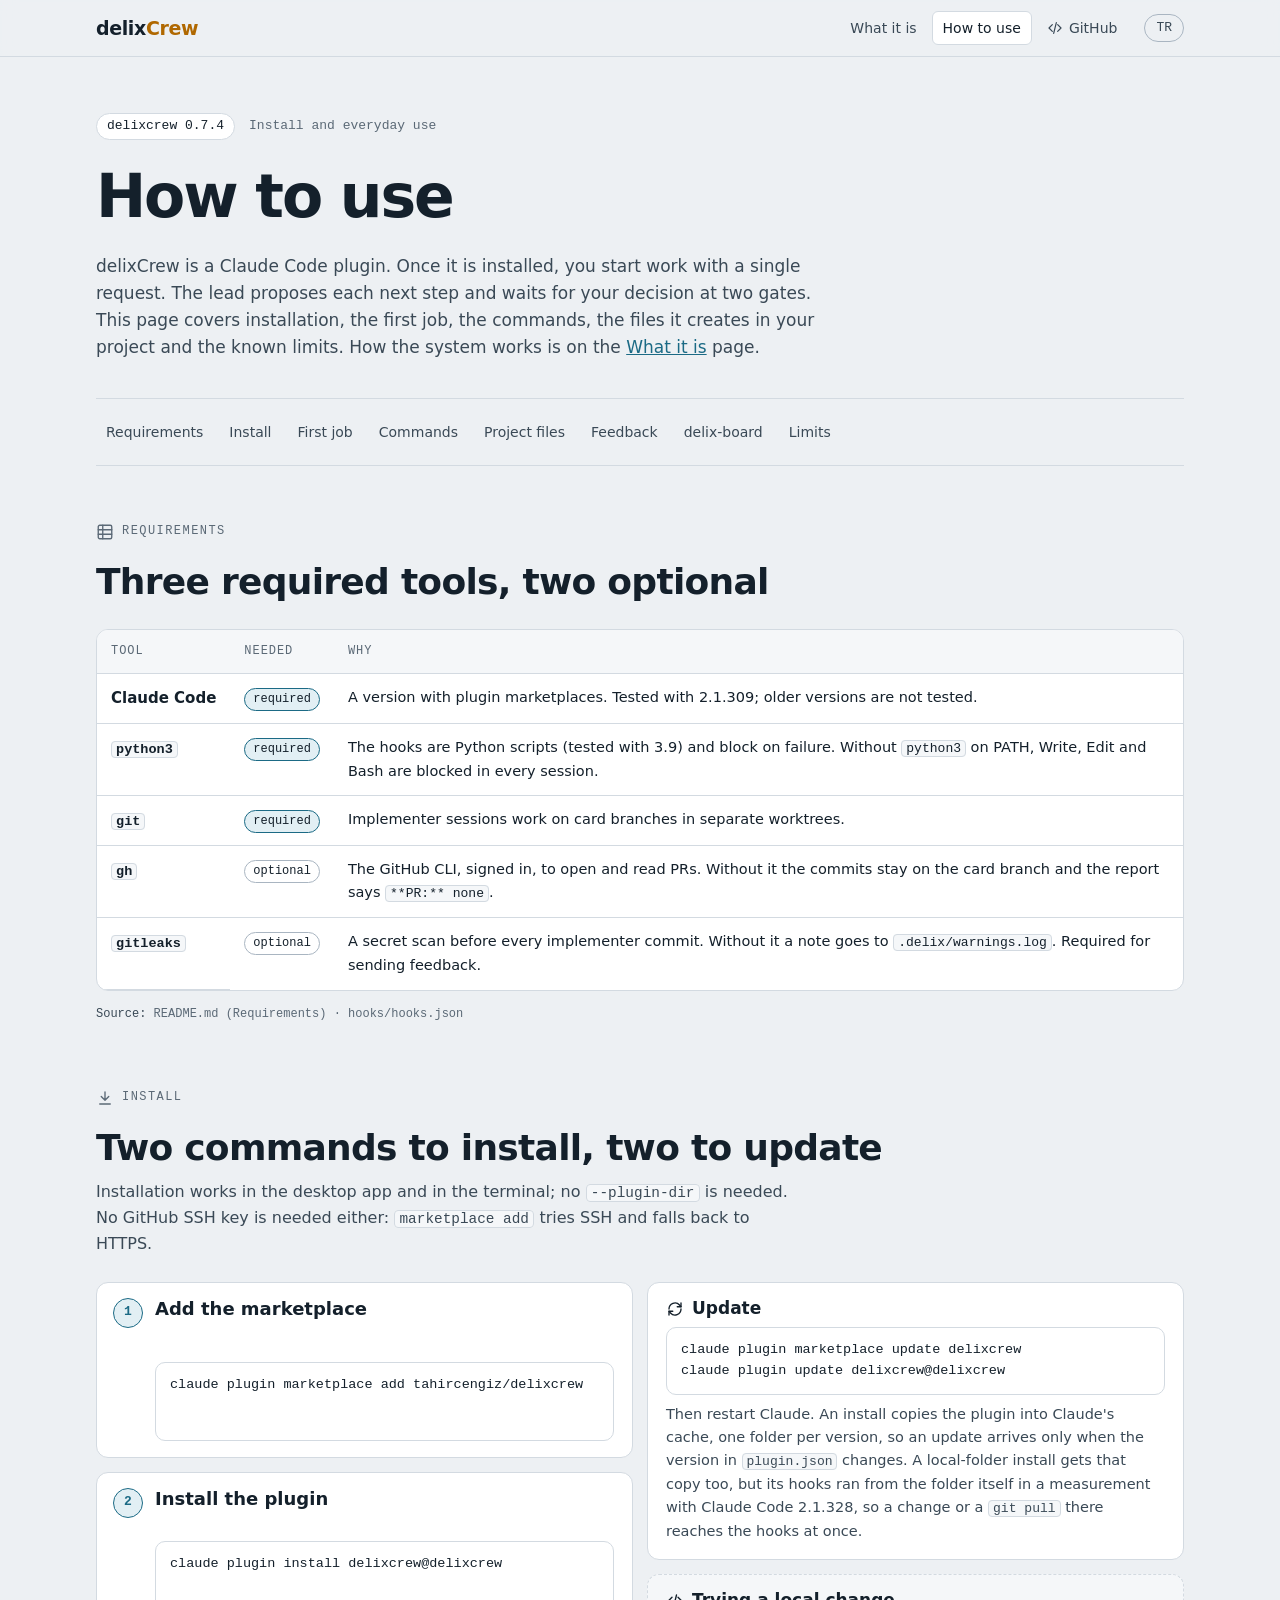
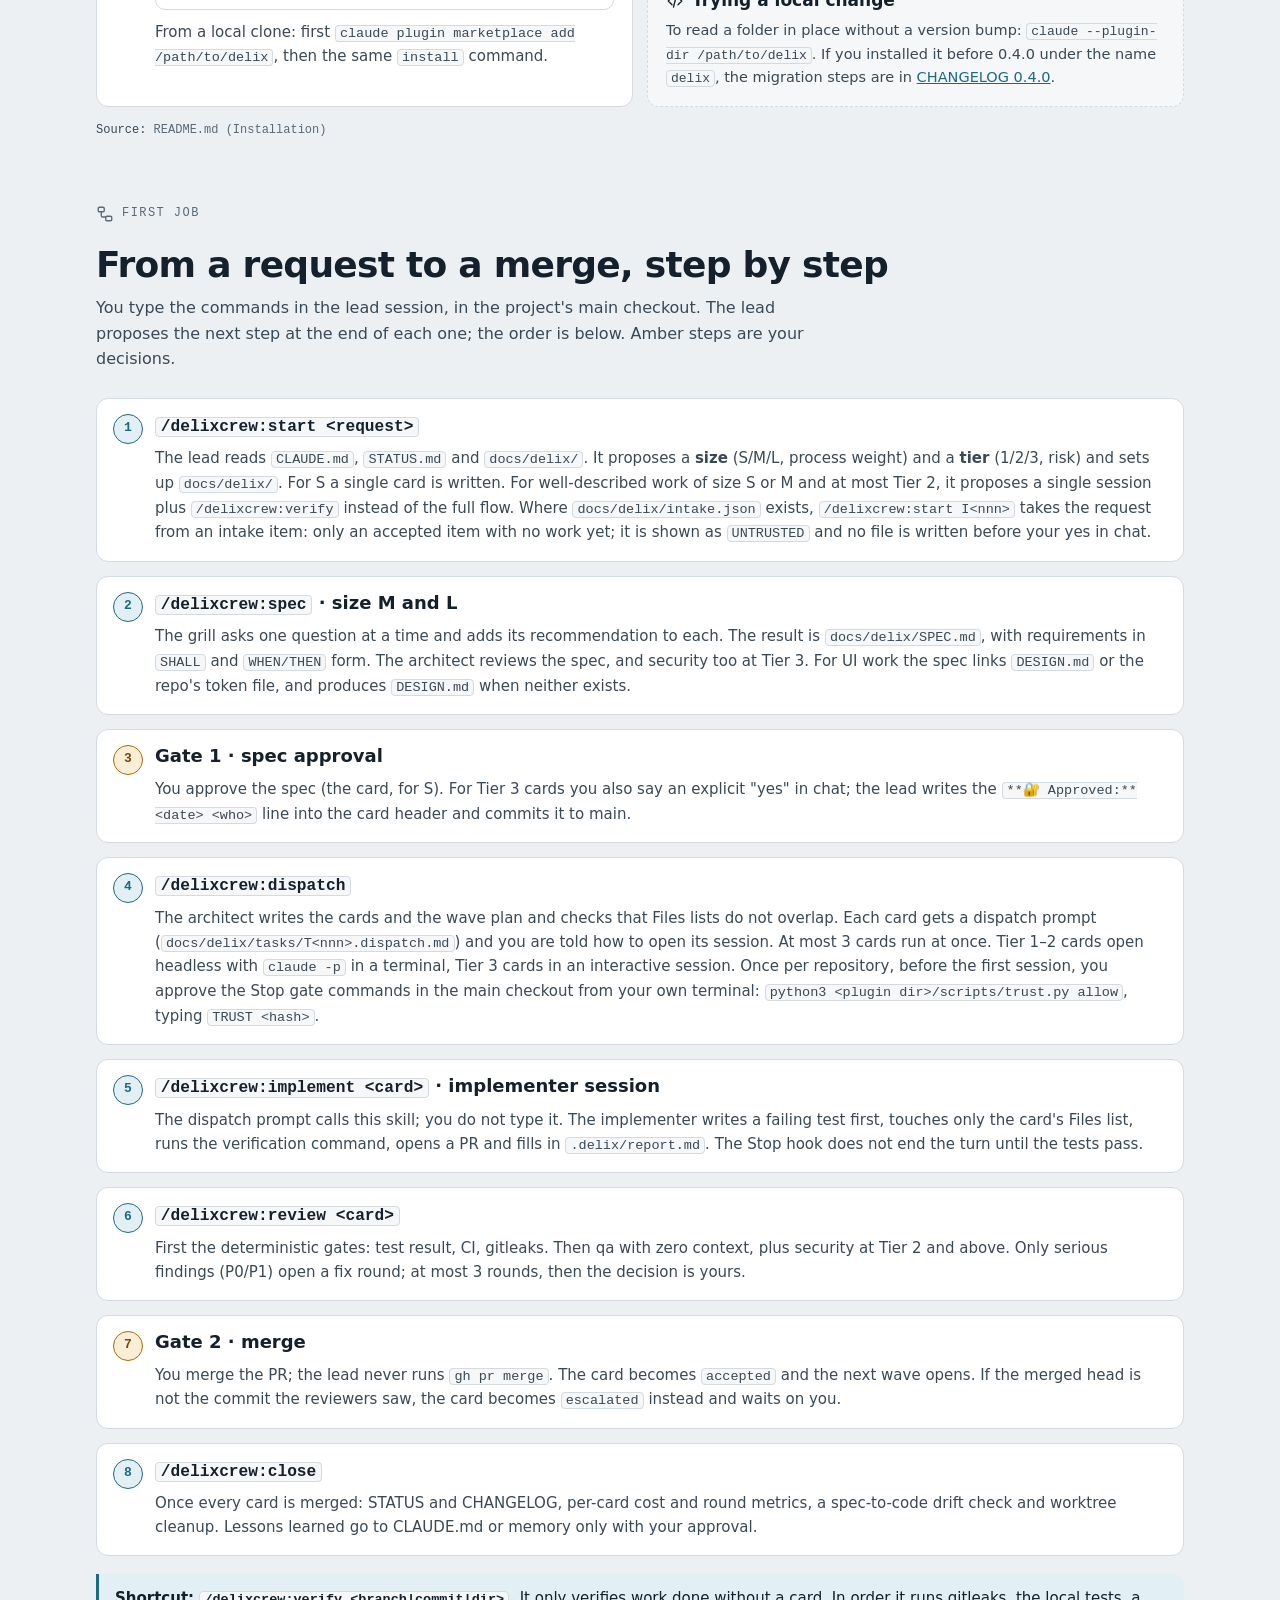
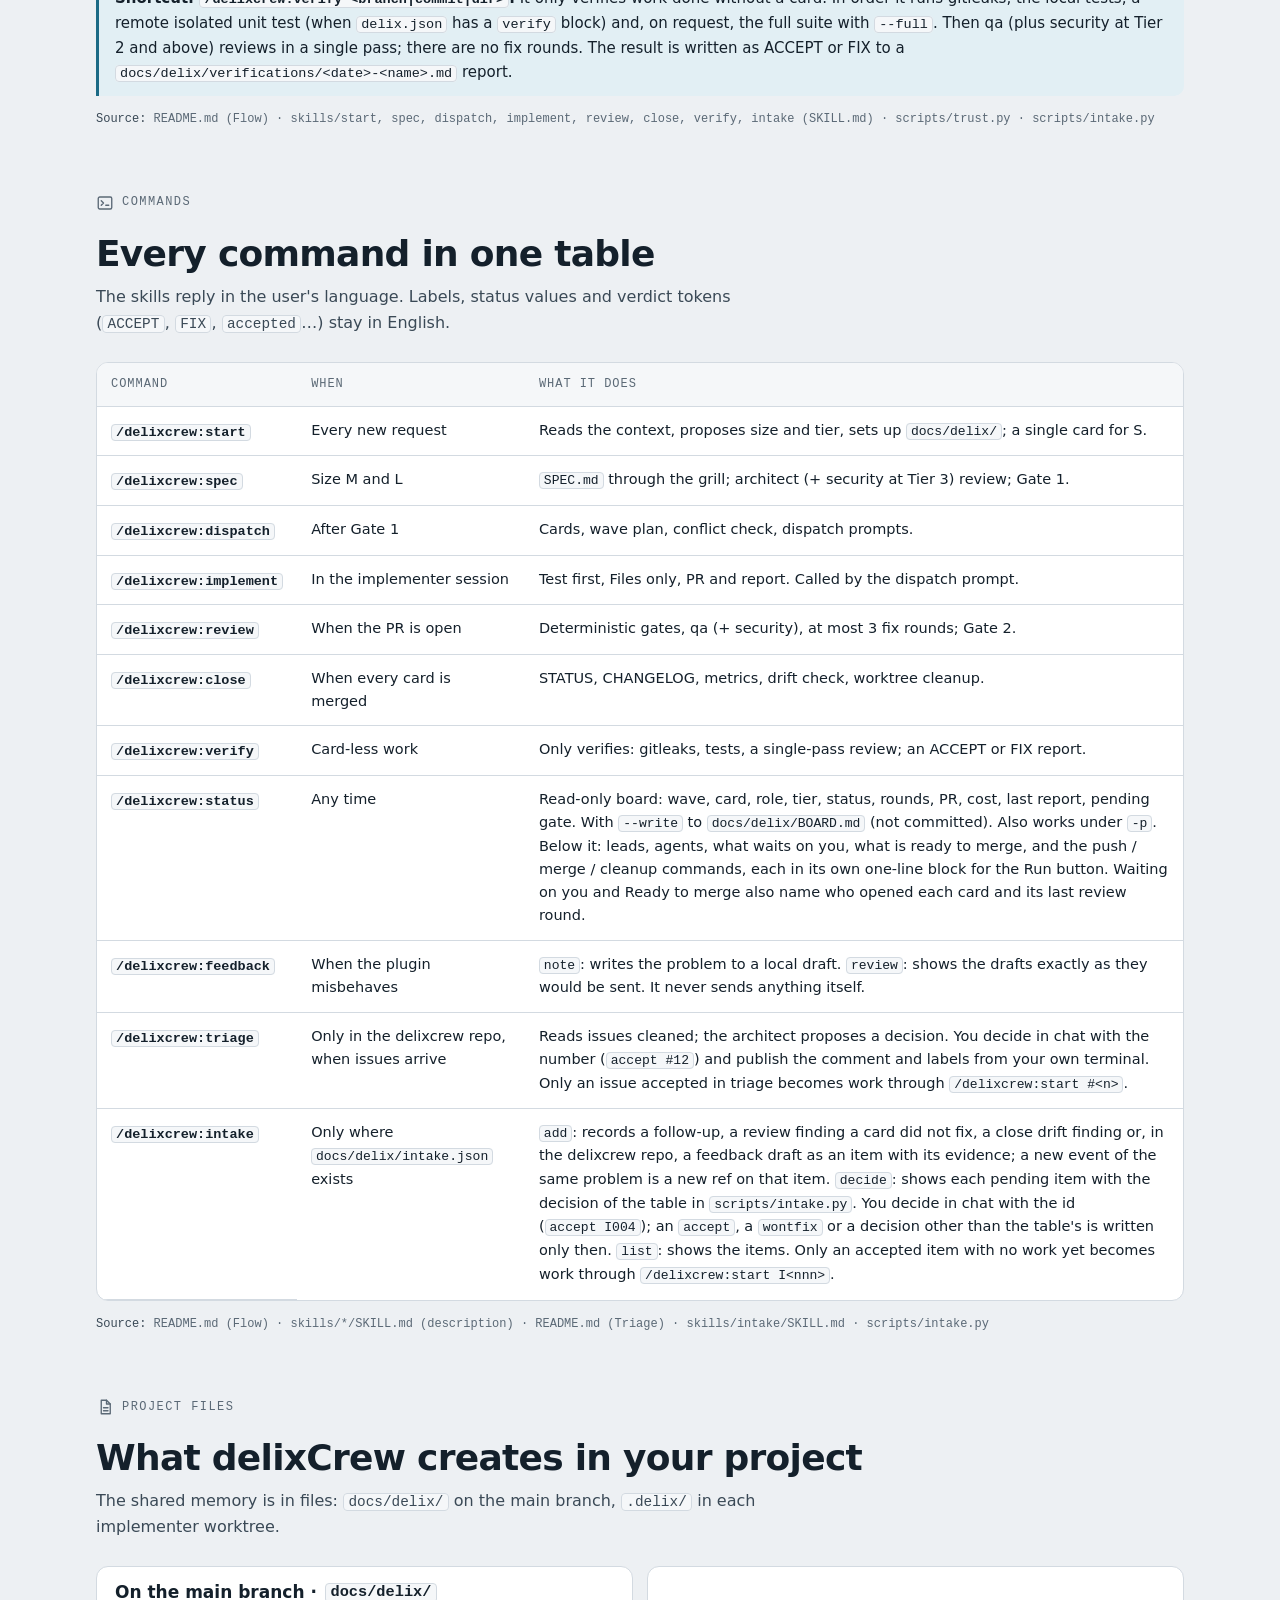
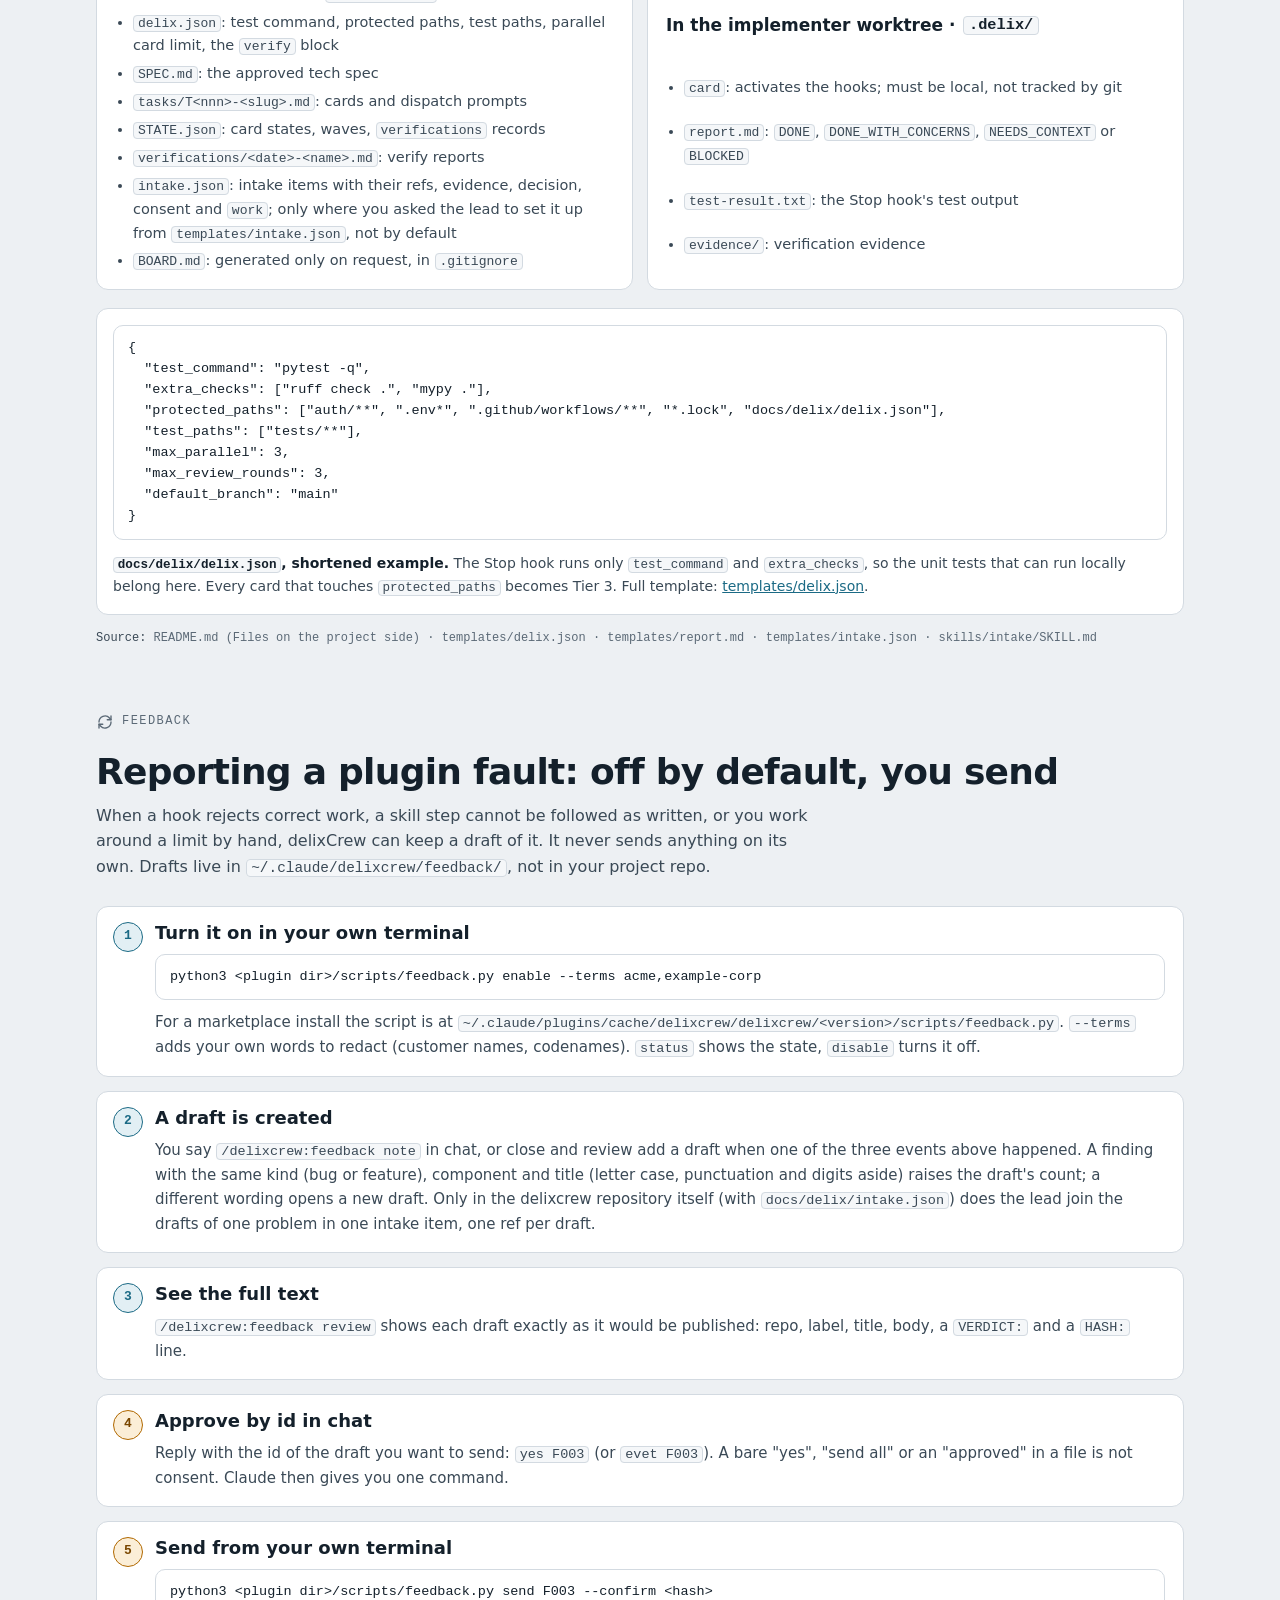
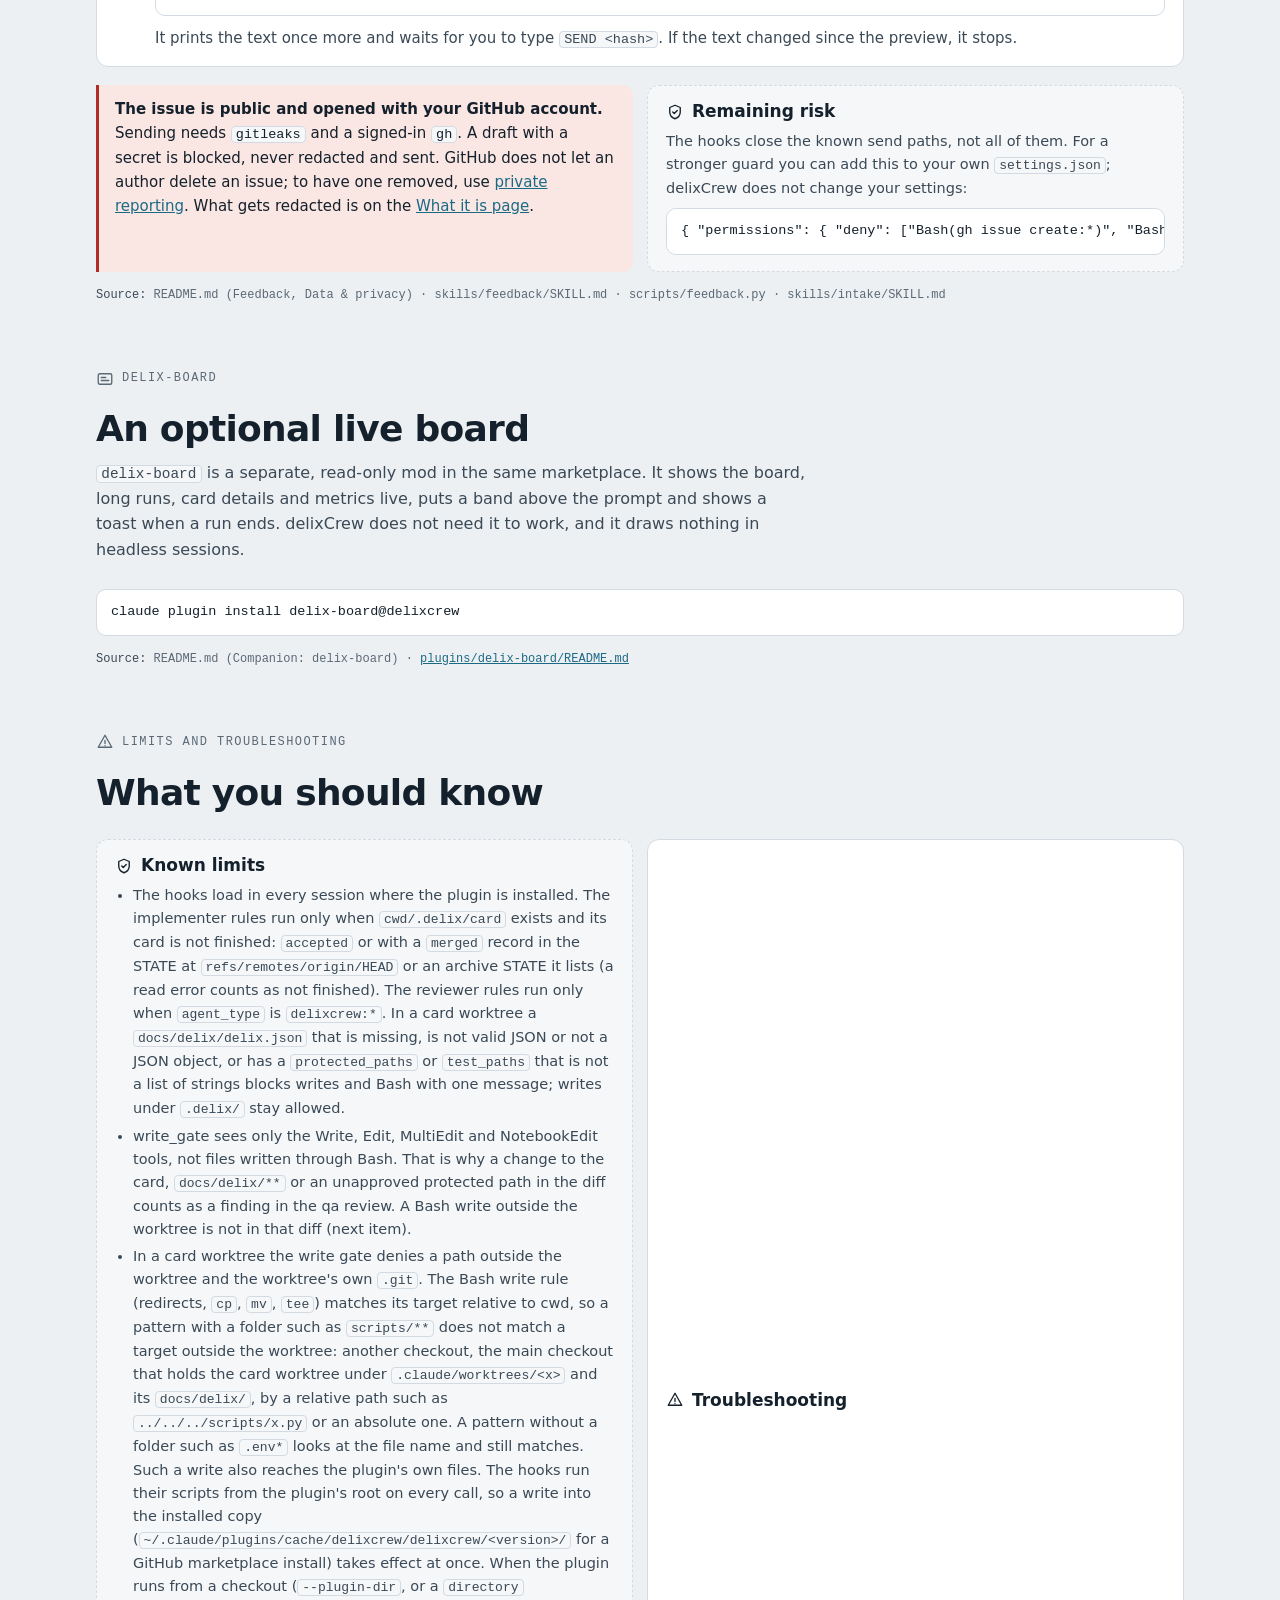
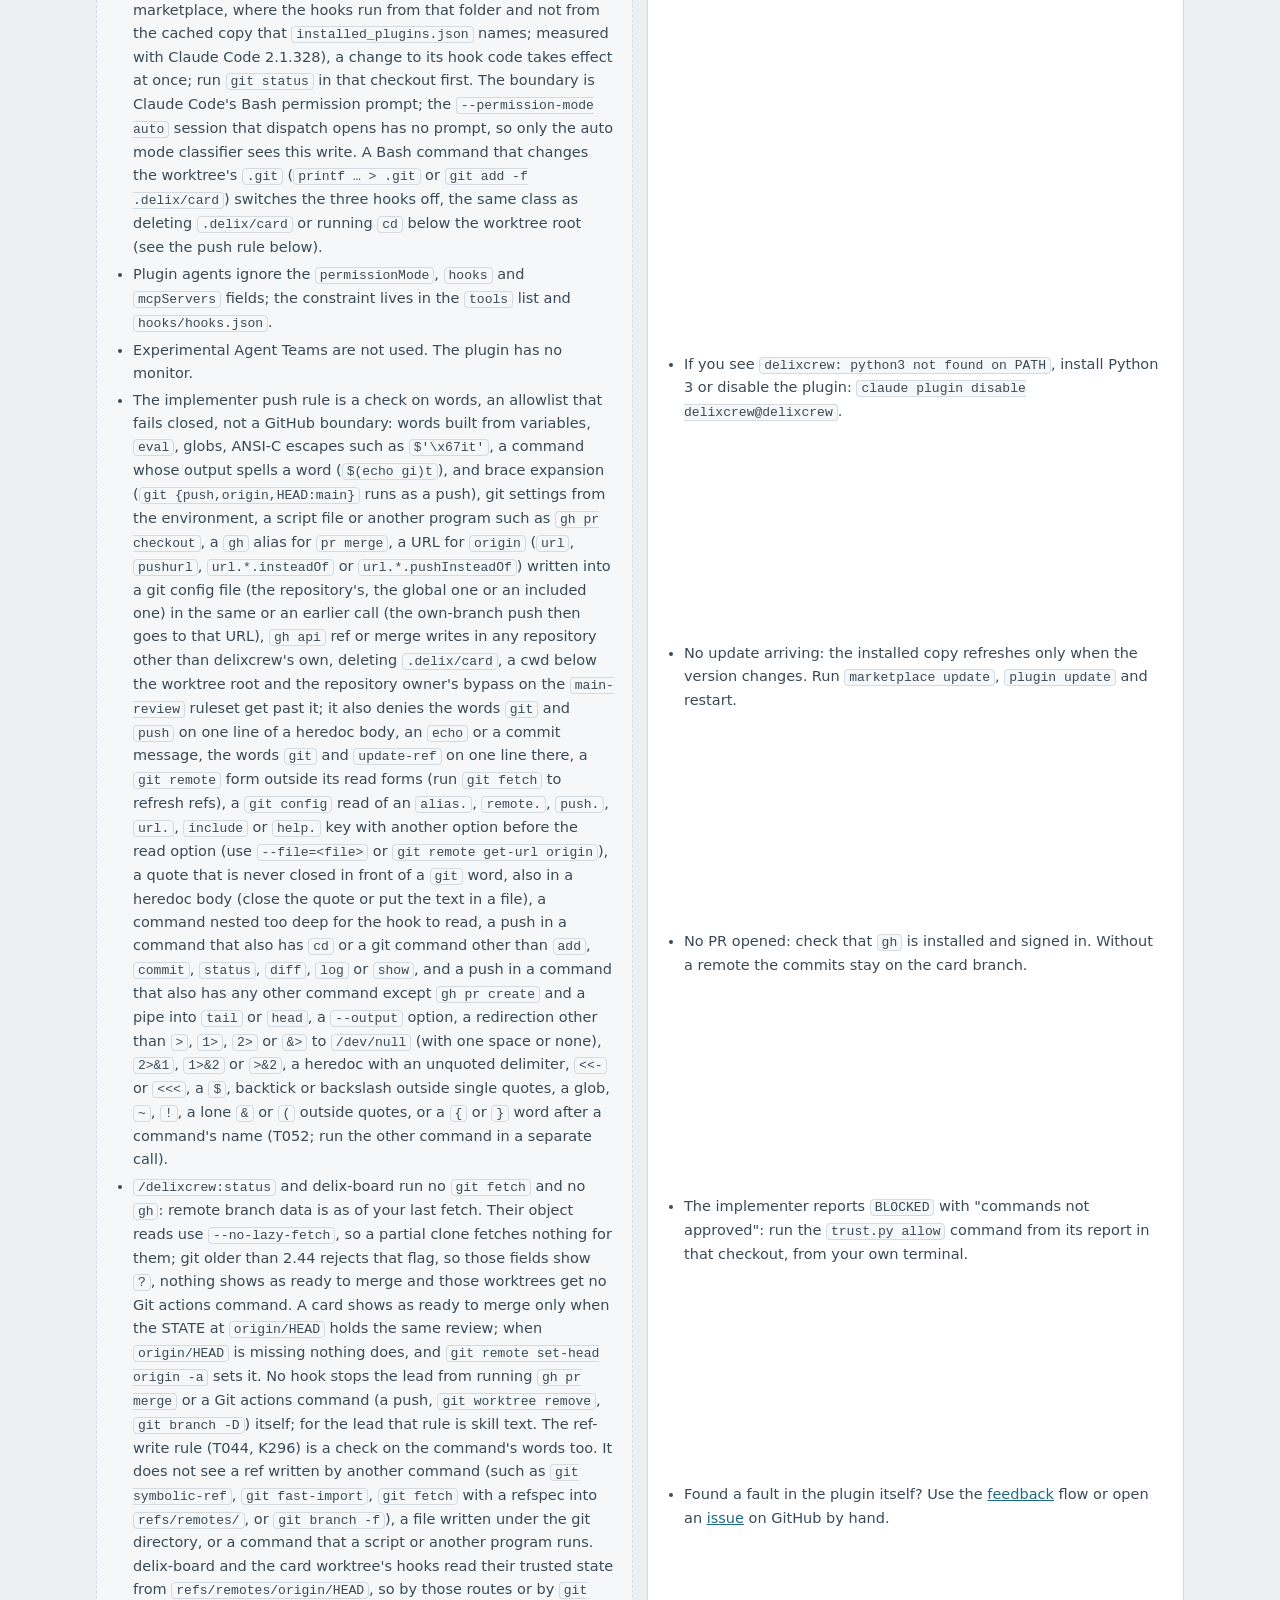
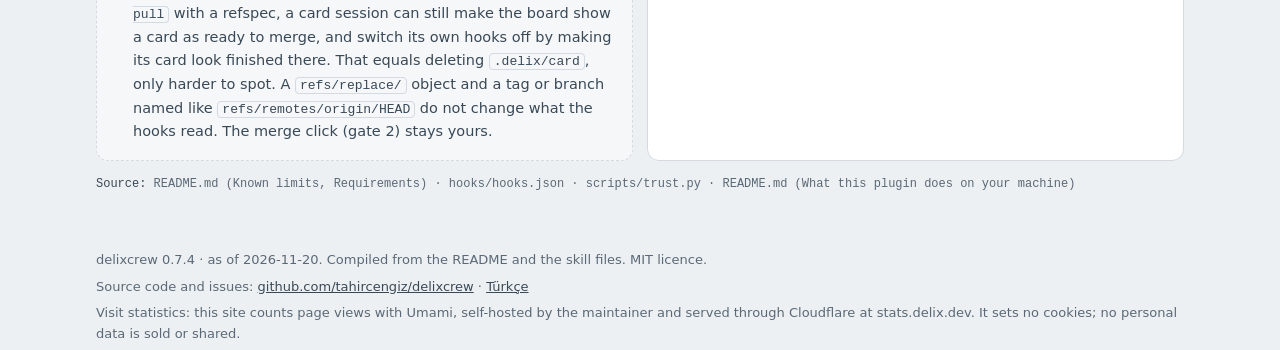
<file: site/usage.html>
<!doctype html>
<html lang="en">
<head>
<meta charset="utf-8">
<meta name="viewport" content="width=device-width, initial-scale=1, viewport-fit=cover">
<title>How to use delixCrew</title>
<meta name="description" content="Installing delixCrew, the first job, commands, project files, feedback and known limits.">
<meta name="color-scheme" content="light dark">
<link rel="stylesheet" href="assets/style.css">
<link rel="icon" href="assets/favicon.svg" type="image/svg+xml">
<link rel="alternate" hreflang="tr" href="tr/usage.html">
<script defer src="https://stats.delix.dev/u.js" data-website-id="aa8134df-2194-400e-8759-4fd3e391317b" data-domains="tahircengiz.github.io"></script>
</head>
<body>
<a class="skip" href="#main">Skip to content</a>
<header class="topbar">
  <div class="wrap">
    <a class="brand" href="index.html">delix<span>Crew</span></a>
    <nav class="pages" aria-label="Pages">
      <a href="index.html">What it is</a>
      <a href="usage.html" aria-current="page">How to use</a>
      <a href="https://github.com/tahircengiz/delixcrew"><svg class="ico" aria-hidden="true"><use href="assets/icons.svg#i-code"/></svg>GitHub</a>
    </nav>
    <a class="lang" href="tr/usage.html" hreflang="tr" lang="tr" title="Türkçe">TR</a>
  </div>
</header>
<main id="main" class="wrap">
<header class="hero sm">
  <div class="kicker"><span class="ver" data-version="0.7.4">delixcrew 0.7.4</span><span>Install and everyday use</span></div>
  <h1>How to use</h1>
  <p class="lede">delixCrew is a Claude Code plugin. Once it is installed, you start work with a single request. The lead proposes each next step and waits for your decision at two gates. This page covers installation, the first job, the commands, the files it creates in your project and the known limits. How the system works is on the <a href="index.html">What it is</a> page.</p>
</header>

<nav class="nav" aria-label="Sections">
  <a href="#requirements">Requirements</a><a href="#install">Install</a><a href="#first-job">First job</a><a href="#commands">Commands</a><a href="#files">Project files</a><a href="#feedback">Feedback</a><a href="#board">delix-board</a><a href="#limits">Limits</a>
</nav>

<section id="requirements">
  <div class="sec-head">
    <div class="eyebrow"><svg class="ico"><use href="assets/icons.svg#i-grid"/></svg>Requirements</div>
    <h2>Three required tools, two optional</h2>
  </div>
  <div class="tbl">
    <table>
      <thead><tr><th>Tool</th><th>Needed</th><th>Why</th></tr></thead>
      <tbody>
        <tr><th>Claude Code</th><td><span class="pill ag">required</span></td><td>A version with plugin marketplaces. Tested with 2.1.309; older versions are not tested.</td></tr>
        <tr><th><code>python3</code></th><td><span class="pill ag">required</span></td><td>The hooks are Python scripts (tested with 3.9) and block on failure. Without <code>python3</code> on PATH, Write, Edit and Bash are blocked in every session.</td></tr>
        <tr><th><code>git</code></th><td><span class="pill ag">required</span></td><td>Implementer sessions work on card branches in separate worktrees.</td></tr>
        <tr><th><code>gh</code></th><td><span class="pill">optional</span></td><td>The GitHub CLI, signed in, to open and read PRs. Without it the commits stay on the card branch and the report says <code>**PR:** none</code>.</td></tr>
        <tr><th><code>gitleaks</code></th><td><span class="pill">optional</span></td><td>A secret scan before every implementer commit. Without it a note goes to <code>.delix/warnings.log</code>. Required for sending feedback.</td></tr>
      </tbody>
    </table>
  </div>
  <p class="src"><b>Source:</b> README.md (Requirements) · hooks/hooks.json</p>
</section>

<section id="install">
  <div class="sec-head">
    <div class="eyebrow"><svg class="ico"><use href="assets/icons.svg#i-down"/></svg>Install</div>
    <h2>Two commands to install, two to update</h2>
    <p>Installation works in the desktop app and in the terminal; no <code>--plugin-dir</code> is needed. No GitHub SSH key is needed either: <code>marketplace add</code> tries SSH and falls back to HTTPS.</p>
  </div>
  <div class="grid2">
    <ol class="steps">
      <li><h3>Add the marketplace</h3><pre><code>claude plugin marketplace add tahircengiz/delixcrew</code></pre></li>
      <li><h3>Install the plugin</h3><pre><code>claude plugin install delixcrew@delixcrew</code></pre><p>From a local clone: first <code>claude plugin marketplace add /path/to/delix</code>, then the same <code>install</code> command.</p></li>
    </ol>
    <div class="stack">
      <div class="note">
        <h3><svg class="ico"><use href="assets/icons.svg#i-loop"/></svg>Update</h3>
        <pre><code>claude plugin marketplace update delixcrew
claude plugin update delixcrew@delixcrew</code></pre>
        <p>Then restart Claude. An install copies the plugin into Claude's cache, one folder per version, so an update arrives only when the version in <code>plugin.json</code> changes. A local-folder install gets that copy too, but its hooks ran from the folder itself in a measurement with Claude Code 2.1.328, so a change or a <code>git pull</code> there reaches the hooks at once.</p>
      </div>
      <div class="note limit">
        <h3><svg class="ico"><use href="assets/icons.svg#i-code"/></svg>Trying a local change</h3>
        <p>To read a folder in place without a version bump: <code>claude --plugin-dir /path/to/delix</code>. If you installed it before 0.4.0 under the name <code>delix</code>, the migration steps are in <a href="https://github.com/tahircengiz/delixcrew/blob/main/CHANGELOG.md#040--2026-11-03">CHANGELOG 0.4.0</a>.</p>
      </div>
    </div>
  </div>
  <p class="src"><b>Source:</b> README.md (Installation)</p>
</section>

<section id="first-job">
  <div class="sec-head">
    <div class="eyebrow"><svg class="ico"><use href="assets/icons.svg#i-flow"/></svg>First job</div>
    <h2>From a request to a merge, step by step</h2>
    <p>You type the commands in the lead session, in the project's main checkout. The lead proposes the next step at the end of each one; the order is below. Amber steps are your decisions.</p>
  </div>
  <ol class="steps">
    <li><h3><code>/delixcrew:start &lt;request&gt;</code></h3><p>The lead reads <code>CLAUDE.md</code>, <code>STATUS.md</code> and <code>docs/delix/</code>. It proposes a <strong>size</strong> (S/M/L, process weight) and a <strong>tier</strong> (1/2/3, risk) and sets up <code>docs/delix/</code>. For S a single card is written. For well-described work of size S or M and at most Tier 2, it proposes a single session plus <code>/delixcrew:verify</code> instead of the full flow. Where <code>docs/delix/intake.json</code> exists, <code>/delixcrew:start I&lt;nnn&gt;</code> takes the request from an intake item: only an accepted item with no work yet; it is shown as <code>UNTRUSTED</code> and no file is written before your yes in chat.</p></li>
    <li><h3><code>/delixcrew:spec</code> · size M and L</h3><p>The grill asks one question at a time and adds its recommendation to each. The result is <code>docs/delix/SPEC.md</code>, with requirements in <code>SHALL</code> and <code>WHEN/THEN</code> form. The architect reviews the spec, and security too at Tier 3. For UI work the spec links <code>DESIGN.md</code> or the repo's token file, and produces <code>DESIGN.md</code> when neither exists.</p></li>
    <li class="gate"><h3>Gate 1 · spec approval</h3><p>You approve the spec (the card, for S). For Tier 3 cards you also say an explicit "yes" in chat; the lead writes the <code>**🔐 Approved:** &lt;date&gt; &lt;who&gt;</code> line into the card header and commits it to main.</p></li>
    <li><h3><code>/delixcrew:dispatch</code></h3><p>The architect writes the cards and the wave plan and checks that Files lists do not overlap. Each card gets a dispatch prompt (<code>docs/delix/tasks/T&lt;nnn&gt;.dispatch.md</code>) and you are told how to open its session. At most 3 cards run at once. Tier 1–2 cards open headless with <code>claude -p</code> in a terminal, Tier 3 cards in an interactive session. Once per repository, before the first session, you approve the Stop gate commands in the main checkout from your own terminal: <code>python3 &lt;plugin dir&gt;/scripts/trust.py allow</code>, typing <code>TRUST &lt;hash&gt;</code>.</p></li>
    <li><h3><code>/delixcrew:implement &lt;card&gt;</code> · implementer session</h3><p>The dispatch prompt calls this skill; you do not type it. The implementer writes a failing test first, touches only the card's Files list, runs the verification command, opens a PR and fills in <code>.delix/report.md</code>. The Stop hook does not end the turn until the tests pass.</p></li>
    <li><h3><code>/delixcrew:review &lt;card&gt;</code></h3><p>First the deterministic gates: test result, CI, gitleaks. Then qa with zero context, plus security at Tier 2 and above. Only serious findings (P0/P1) open a fix round; at most 3 rounds, then the decision is yours.</p></li>
    <li class="gate"><h3>Gate 2 · merge</h3><p>You merge the PR; the lead never runs <code>gh pr merge</code>. The card becomes <code>accepted</code> and the next wave opens. If the merged head is not the commit the reviewers saw, the card becomes <code>escalated</code> instead and waits on you.</p></li>
    <li><h3><code>/delixcrew:close</code></h3><p>Once every card is merged: STATUS and CHANGELOG, per-card cost and round metrics, a spec-to-code drift check and worktree cleanup. Lessons learned go to CLAUDE.md or memory only with your approval.</p></li>
  </ol>
  <div class="callout ag" style="margin-top:18px">
    <p><strong>Shortcut: <code>/delixcrew:verify &lt;branch|commit|dir&gt;</code>.</strong> It only verifies work done without a card. In order it runs gitleaks, the local tests, a remote isolated unit test (when <code>delix.json</code> has a <code>verify</code> block) and, on request, the full suite with <code>--full</code>. Then qa (plus security at Tier 2 and above) reviews in a single pass; there are no fix rounds. The result is written as ACCEPT or FIX to a <code>docs/delix/verifications/&lt;date&gt;-&lt;name&gt;.md</code> report.</p>
  </div>
  <p class="src"><b>Source:</b> README.md (Flow) · skills/start, spec, dispatch, implement, review, close, verify, intake (SKILL.md) · scripts/trust.py · scripts/intake.py</p>
</section>

<section id="commands">
  <div class="sec-head">
    <div class="eyebrow"><svg class="ico"><use href="assets/icons.svg#i-term"/></svg>Commands</div>
    <h2>Every command in one table</h2>
    <p>The skills reply in the user's language. Labels, status values and verdict tokens (<code>ACCEPT</code>, <code>FIX</code>, <code>accepted</code>…) stay in English.</p>
  </div>
  <div class="tbl">
    <table class="mx">
      <thead><tr><th>Command</th><th>When</th><th>What it does</th></tr></thead>
      <tbody>
        <tr><th><code>/delixcrew:start</code></th><td>Every new request</td><td>Reads the context, proposes size and tier, sets up <code>docs/delix/</code>; a single card for S.</td></tr>
        <tr><th><code>/delixcrew:spec</code></th><td>Size M and L</td><td><code>SPEC.md</code> through the grill; architect (+ security at Tier 3) review; Gate 1.</td></tr>
        <tr><th><code>/delixcrew:dispatch</code></th><td>After Gate 1</td><td>Cards, wave plan, conflict check, dispatch prompts.</td></tr>
        <tr><th><code>/delixcrew:implement</code></th><td>In the implementer session</td><td>Test first, Files only, PR and report. Called by the dispatch prompt.</td></tr>
        <tr><th><code>/delixcrew:review</code></th><td>When the PR is open</td><td>Deterministic gates, qa (+ security), at most 3 fix rounds; Gate 2.</td></tr>
        <tr><th><code>/delixcrew:close</code></th><td>When every card is merged</td><td>STATUS, CHANGELOG, metrics, drift check, worktree cleanup.</td></tr>
        <tr><th><code>/delixcrew:verify</code></th><td>Card-less work</td><td>Only verifies: gitleaks, tests, a single-pass review; an ACCEPT or FIX report.</td></tr>
        <tr><th><code>/delixcrew:status</code></th><td>Any time</td><td>Read-only board: wave, card, role, tier, status, rounds, PR, cost, last report, pending gate. With <code>--write</code> to <code>docs/delix/BOARD.md</code> (not committed). Also works under <code>-p</code>. Below it: leads, agents, what waits on you, what is ready to merge, and the push / merge / cleanup commands, each in its own one-line block for the Run button. Waiting on you and Ready to merge also name who opened each card and its last review round.</td></tr>
        <tr><th><code>/delixcrew:feedback</code></th><td>When the plugin misbehaves</td><td><code>note</code>: writes the problem to a local draft. <code>review</code>: shows the drafts exactly as they would be sent. It never sends anything itself.</td></tr>
        <tr><th><code>/delixcrew:triage</code></th><td>Only in the delixcrew repo, when issues arrive</td><td>Reads issues cleaned; the architect proposes a decision. You decide in chat with the number (<code>accept #12</code>) and publish the comment and labels from your own terminal. Only an issue accepted in triage becomes work through <code>/delixcrew:start #&lt;n&gt;</code>.</td></tr>
        <tr><th><code>/delixcrew:intake</code></th><td>Only where <code>docs/delix/intake.json</code> exists</td><td><code>add</code>: records a follow-up, a review finding a card did not fix, a close drift finding or, in the delixcrew repo, a feedback draft as an item with its evidence; a new event of the same problem is a new ref on that item. <code>decide</code>: shows each pending item with the decision of the table in <code>scripts/intake.py</code>. You decide in chat with the id (<code>accept I004</code>); an <code>accept</code>, a <code>wontfix</code> or a decision other than the table's is written only then. <code>list</code>: shows the items. Only an accepted item with no work yet becomes work through <code>/delixcrew:start I&lt;nnn&gt;</code>.</td></tr>
      </tbody>
    </table>
  </div>
  <p class="src"><b>Source:</b> README.md (Flow) · skills/*/SKILL.md (description) · README.md (Triage) · skills/intake/SKILL.md · scripts/intake.py</p>
</section>

<section id="files">
  <div class="sec-head">
    <div class="eyebrow"><svg class="ico"><use href="assets/icons.svg#i-doc"/></svg>Project files</div>
    <h2>What delixCrew creates in your project</h2>
    <p>The shared memory is in files: <code>docs/delix/</code> on the main branch, <code>.delix/</code> in each implementer worktree.</p>
  </div>
  <div class="grid2">
    <div class="note">
      <h3>On the main branch · <code>docs/delix/</code></h3>
      <ul>
        <li><code>delix.json</code>: test command, protected paths, test paths, parallel card limit, the <code>verify</code> block</li>
        <li><code>SPEC.md</code>: the approved tech spec</li>
        <li><code>tasks/T&lt;nnn&gt;-&lt;slug&gt;.md</code>: cards and dispatch prompts</li>
        <li><code>STATE.json</code>: card states, waves, <code>verifications</code> records</li>
        <li><code>verifications/&lt;date&gt;-&lt;name&gt;.md</code>: verify reports</li>
        <li><code>intake.json</code>: intake items with their refs, evidence, decision, consent and <code>work</code>; only where you asked the lead to set it up from <code>templates/intake.json</code>, not by default</li>
        <li><code>BOARD.md</code>: generated only on request, in <code>.gitignore</code></li>
      </ul>
    </div>
    <div class="note">
      <h3>In the implementer worktree · <code>.delix/</code></h3>
      <ul>
        <li><code>card</code>: activates the hooks; must be local, not tracked by git</li>
        <li><code>report.md</code>: <code>DONE</code>, <code>DONE_WITH_CONCERNS</code>, <code>NEEDS_CONTEXT</code> or <code>BLOCKED</code></li>
        <li><code>test-result.txt</code>: the Stop hook's test output</li>
        <li><code>evidence/</code>: verification evidence</li>
      </ul>
    </div>
  </div>
  <figure class="dgm" style="margin-top:18px">
    <pre><code>{
  "test_command": "pytest -q",
  "extra_checks": ["ruff check .", "mypy ."],
  "protected_paths": ["auth/**", ".env*", ".github/workflows/**", "*.lock", "docs/delix/delix.json"],
  "test_paths": ["tests/**"],
  "max_parallel": 3,
  "max_review_rounds": 3,
  "default_branch": "main"
}</code></pre>
    <figcaption><strong><code>docs/delix/delix.json</code>, shortened example.</strong> The Stop hook runs only <code>test_command</code> and <code>extra_checks</code>, so the unit tests that can run locally belong here. Every card that touches <code>protected_paths</code> becomes Tier 3. Full template: <a href="https://github.com/tahircengiz/delixcrew/blob/main/templates/delix.json">templates/delix.json</a>.</figcaption>
  </figure>
  <p class="src"><b>Source:</b> README.md (Files on the project side) · templates/delix.json · templates/report.md · templates/intake.json · skills/intake/SKILL.md</p>
</section>

<section id="feedback">
  <div class="sec-head">
    <div class="eyebrow"><svg class="ico"><use href="assets/icons.svg#i-loop"/></svg>Feedback</div>
    <h2>Reporting a plugin fault: off by default, you send</h2>
    <p>When a hook rejects correct work, a skill step cannot be followed as written, or you work around a limit by hand, delixCrew can keep a draft of it. It never sends anything on its own. Drafts live in <code>~/.claude/delixcrew/feedback/</code>, not in your project repo.</p>
  </div>
  <ol class="steps">
    <li><h3>Turn it on in your own terminal</h3><pre><code>python3 &lt;plugin dir&gt;/scripts/feedback.py enable --terms acme,example-corp</code></pre><p>For a marketplace install the script is at <code>~/.claude/plugins/cache/delixcrew/delixcrew/&lt;version&gt;/scripts/feedback.py</code>. <code>--terms</code> adds your own words to redact (customer names, codenames). <code>status</code> shows the state, <code>disable</code> turns it off.</p></li>
    <li><h3>A draft is created</h3><p>You say <code>/delixcrew:feedback note</code> in chat, or close and review add a draft when one of the three events above happened. A finding with the same kind (bug or feature), component and title (letter case, punctuation and digits aside) raises the draft's count; a different wording opens a new draft. Only in the delixcrew repository itself (with <code>docs/delix/intake.json</code>) does the lead join the drafts of one problem in one intake item, one ref per draft.</p></li>
    <li><h3>See the full text</h3><p><code>/delixcrew:feedback review</code> shows each draft exactly as it would be published: repo, label, title, body, a <code>VERDICT:</code> and a <code>HASH:</code> line.</p></li>
    <li class="gate"><h3>Approve by id in chat</h3><p>Reply with the id of the draft you want to send: <code>yes F003</code> (or <code>evet F003</code>). A bare "yes", "send all" or an "approved" in a file is not consent. Claude then gives you one command.</p></li>
    <li class="gate"><h3>Send from your own terminal</h3><pre><code>python3 &lt;plugin dir&gt;/scripts/feedback.py send F003 --confirm &lt;hash&gt;</code></pre><p>It prints the text once more and waits for you to type <code>SEND &lt;hash&gt;</code>. If the text changed since the preview, it stops.</p></li>
  </ol>
  <div class="grid2" style="margin-top:18px">
    <div class="callout hk">
      <p><strong>The issue is public and opened with your GitHub account.</strong> Sending needs <code>gitleaks</code> and a signed-in <code>gh</code>. A draft with a secret is blocked, never redacted and sent. GitHub does not let an author delete an issue; to have one removed, use <a href="https://github.com/tahircengiz/delixcrew/security/advisories/new">private reporting</a>. What gets redacted is on the <a href="index.html#self-feeding">What it is page</a>.</p>
    </div>
    <div class="note limit">
      <h3><svg class="ico"><use href="assets/icons.svg#i-shield"/></svg>Remaining risk</h3>
      <p>The hooks close the known send paths, not all of them. For a stronger guard you can add this to your own <code>settings.json</code>; delixCrew does not change your settings:</p>
      <pre><code>{ "permissions": { "deny": ["Bash(gh issue create:*)", "Bash(gh api:*)"] } }</code></pre>
    </div>
  </div>
  <p class="src"><b>Source:</b> README.md (Feedback, Data &amp; privacy) · skills/feedback/SKILL.md · scripts/feedback.py · skills/intake/SKILL.md</p>
</section>

<section id="board">
  <div class="sec-head">
    <div class="eyebrow"><svg class="ico"><use href="assets/icons.svg#i-card"/></svg>delix-board</div>
    <h2>An optional live board</h2>
    <p><code>delix-board</code> is a separate, read-only mod in the same marketplace. It shows the board, long runs, card details and metrics live, puts a band above the prompt and shows a toast when a run ends. delixCrew does not need it to work, and it draws nothing in headless sessions.</p>
  </div>
  <pre><code>claude plugin install delix-board@delixcrew</code></pre>
  <p class="src"><b>Source:</b> README.md (Companion: delix-board) · <a href="https://github.com/tahircengiz/delixcrew/blob/main/plugins/delix-board/README.md">plugins/delix-board/README.md</a></p>
</section>

<section id="limits">
  <div class="sec-head">
    <div class="eyebrow"><svg class="ico"><use href="assets/icons.svg#i-alert"/></svg>Limits and troubleshooting</div>
    <h2>What you should know</h2>
  </div>
  <div class="grid2">
    <div class="note limit">
      <h3><svg class="ico"><use href="assets/icons.svg#i-shield"/></svg>Known limits</h3>
      <ul>
        <li>The hooks load in every session where the plugin is installed. The implementer rules run only when <code>cwd/.delix/card</code> exists and its card is not finished: <code>accepted</code> or with a <code>merged</code> record in the STATE at <code>refs/remotes/origin/HEAD</code> or an archive STATE it lists (a read error counts as not finished). The reviewer rules run only when <code>agent_type</code> is <code>delixcrew:*</code>. In a card worktree a <code>docs/delix/delix.json</code> that is missing, is not valid JSON or not a JSON object, or has a <code>protected_paths</code> or <code>test_paths</code> that is not a list of strings blocks writes and Bash with one message; writes under <code>.delix/</code> stay allowed.</li>
        <li>write_gate sees only the Write, Edit, MultiEdit and NotebookEdit tools, not files written through Bash. That is why a change to the card, <code>docs/delix/**</code> or an unapproved protected path in the diff counts as a finding in the qa review. A Bash write outside the worktree is not in that diff (next item).</li>
        <li>In a card worktree the write gate denies a path outside the worktree and the worktree's own <code>.git</code>. The Bash write rule (redirects, <code>cp</code>, <code>mv</code>, <code>tee</code>) matches its target relative to cwd, so a pattern with a folder such as <code>scripts/**</code> does not match a target outside the worktree: another checkout, the main checkout that holds the card worktree under <code>.claude/worktrees/&lt;x&gt;</code> and its <code>docs/delix/</code>, by a relative path such as <code>../../../scripts/x.py</code> or an absolute one. A pattern without a folder such as <code>.env*</code> looks at the file name and still matches. Such a write also reaches the plugin's own files. The hooks run their scripts from the plugin's root on every call, so a write into the installed copy (<code>~/.claude/plugins/cache/delixcrew/delixcrew/&lt;version&gt;/</code> for a GitHub marketplace install) takes effect at once. When the plugin runs from a checkout (<code>--plugin-dir</code>, or a <code>directory</code> marketplace, where the hooks run from that folder and not from the cached copy that <code>installed_plugins.json</code> names; measured with Claude Code 2.1.328), a change to its hook code takes effect at once; run <code>git status</code> in that checkout first. The boundary is Claude Code's Bash permission prompt; the <code>--permission-mode auto</code> session that dispatch opens has no prompt, so only the auto mode classifier sees this write. A Bash command that changes the worktree's <code>.git</code> (<code>printf … &gt; .git</code> or <code>git add -f .delix/card</code>) switches the three hooks off, the same class as deleting <code>.delix/card</code> or running <code>cd</code> below the worktree root (see the push rule below).</li>
        <li>Plugin agents ignore the <code>permissionMode</code>, <code>hooks</code> and <code>mcpServers</code> fields; the constraint lives in the <code>tools</code> list and <code>hooks/hooks.json</code>.</li>
        <li>Experimental Agent Teams are not used. The plugin has no monitor.</li>
        <li>The implementer push rule is a check on words, an allowlist that fails closed, not a GitHub boundary: words built from variables, <code>eval</code>, globs, ANSI-C escapes such as <code>$'\x67it'</code>, a command whose output spells a word (<code>$(echo gi)t</code>), and brace expansion (<code>git {push,origin,HEAD:main}</code> runs as a push), git settings from the environment, a script file or another program such as <code>gh pr checkout</code>, a <code>gh</code> alias for <code>pr merge</code>, a URL for <code>origin</code> (<code>url</code>, <code>pushurl</code>, <code>url.*.insteadOf</code> or <code>url.*.pushInsteadOf</code>) written into a git config file (the repository's, the global one or an included one) in the same or an earlier call (the own-branch push then goes to that URL), <code>gh api</code> ref or merge writes in any repository other than delixcrew's own, deleting <code>.delix/card</code>, a cwd below the worktree root and the repository owner's bypass on the <code>main-review</code> ruleset get past it; it also denies the words <code>git</code> and <code>push</code> on one line of a heredoc body, an <code>echo</code> or a commit message, the words <code>git</code> and <code>update-ref</code> on one line there, a <code>git remote</code> form outside its read forms (run <code>git fetch</code> to refresh refs), a <code>git config</code> read of an <code>alias.</code>, <code>remote.</code>, <code>push.</code>, <code>url.</code>, <code>include</code> or <code>help.</code> key with another option before the read option (use <code>--file=&lt;file&gt;</code> or <code>git remote get-url origin</code>), a quote that is never closed in front of a <code>git</code> word, also in a heredoc body (close the quote or put the text in a file), a command nested too deep for the hook to read, a push in a command that also has <code>cd</code> or a git command other than <code>add</code>, <code>commit</code>, <code>status</code>, <code>diff</code>, <code>log</code> or <code>show</code>, and a push in a command that also has any other command except <code>gh pr create</code> and a pipe into <code>tail</code> or <code>head</code>, a <code>--output</code> option, a redirection other than <code>&gt;</code>, <code>1&gt;</code>, <code>2&gt;</code> or <code>&amp;&gt;</code> to <code>/dev/null</code> (with one space or none), <code>2&gt;&amp;1</code>, <code>1&gt;&amp;2</code> or <code>&gt;&amp;2</code>, a heredoc with an unquoted delimiter, <code>&lt;&lt;-</code> or <code>&lt;&lt;&lt;</code>, a <code>$</code>, backtick or backslash outside single quotes, a glob, <code>~</code>, <code>!</code>, a lone <code>&amp;</code> or <code>(</code> outside quotes, or a <code>{</code> or <code>}</code> word after a command's name (T052; run the other command in a separate call).</li>
        <li><code>/delixcrew:status</code> and delix-board run no <code>git fetch</code> and no <code>gh</code>: remote branch data is as of your last fetch. Their object reads use <code>--no-lazy-fetch</code>, so a partial clone fetches nothing for them; git older than 2.44 rejects that flag, so those fields show <code>?</code>, nothing shows as ready to merge and those worktrees get no Git actions command. A card shows as ready to merge only when the STATE at <code>origin/HEAD</code> holds the same review; when <code>origin/HEAD</code> is missing nothing does, and <code>git remote set-head origin -a</code> sets it. No hook stops the lead from running <code>gh pr merge</code> or a Git actions command (a push, <code>git worktree remove</code>, <code>git branch -D</code>) itself; for the lead that rule is skill text. The ref-write rule (T044, K296) is a check on the command's words too. It does not see a ref written by another command (such as <code>git symbolic-ref</code>, <code>git fast-import</code>, <code>git fetch</code> with a refspec into <code>refs/remotes/</code>, or <code>git branch -f</code>), a file written under the git directory, or a command that a script or another program runs. delix-board and the card worktree's hooks read their trusted state from <code>refs/remotes/origin/HEAD</code>, so by those routes or by <code>git pull</code> with a refspec, a card session can still make the board show a card as ready to merge, and switch its own hooks off by making its card look finished there. That equals deleting <code>.delix/card</code>, only harder to spot. A <code>refs/replace/</code> object and a tag or branch named like <code>refs/remotes/origin/HEAD</code> do not change what the hooks read. The merge click (gate 2) stays yours.</li>
      </ul>
    </div>
    <div class="note">
      <h3><svg class="ico"><use href="assets/icons.svg#i-alert"/></svg>Troubleshooting</h3>
      <ul>
        <li>If you see <code>delixcrew: python3 not found on PATH</code>, install Python 3 or disable the plugin: <code>claude plugin disable delixcrew@delixcrew</code>.</li>
        <li>No update arriving: the installed copy refreshes only when the version changes. Run <code>marketplace update</code>, <code>plugin update</code> and restart.</li>
        <li>No PR opened: check that <code>gh</code> is installed and signed in. Without a remote the commits stay on the card branch.</li>
        <li>The implementer reports <code>BLOCKED</code> with "commands not approved": run the <code>trust.py allow</code> command from its report in that checkout, from your own terminal.</li>
        <li>Found a fault in the plugin itself? Use the <a href="#feedback">feedback</a> flow or open an <a href="https://github.com/tahircengiz/delixcrew/issues">issue</a> on GitHub by hand.</li>
      </ul>
    </div>
  </div>
  <p class="src"><b>Source:</b> README.md (Known limits, Requirements) · hooks/hooks.json · scripts/trust.py · README.md (What this plugin does on your machine)</p>
</section>

<footer>
  <p><span data-version="0.7.4">delixcrew 0.7.4</span> · as of 2026-11-20. Compiled from the README and the skill files. MIT licence.</p>
  <p>Source code and issues: <a href="https://github.com/tahircengiz/delixcrew">github.com/tahircengiz/delixcrew</a> · <a href="tr/usage.html" hreflang="tr">Türkçe</a></p>
  <p>Visit statistics: this site counts page views with Umami, self-hosted by the maintainer and served through Cloudflare at stats.delix.dev. It sets no cookies; no personal data is sold or shared.</p>
  <p class="src"><b>Source:</b> CLAUDE.md (Site analytics) · tests/site_tests.sh</p>
</footer>
</main>
</body>
</html>
</file>
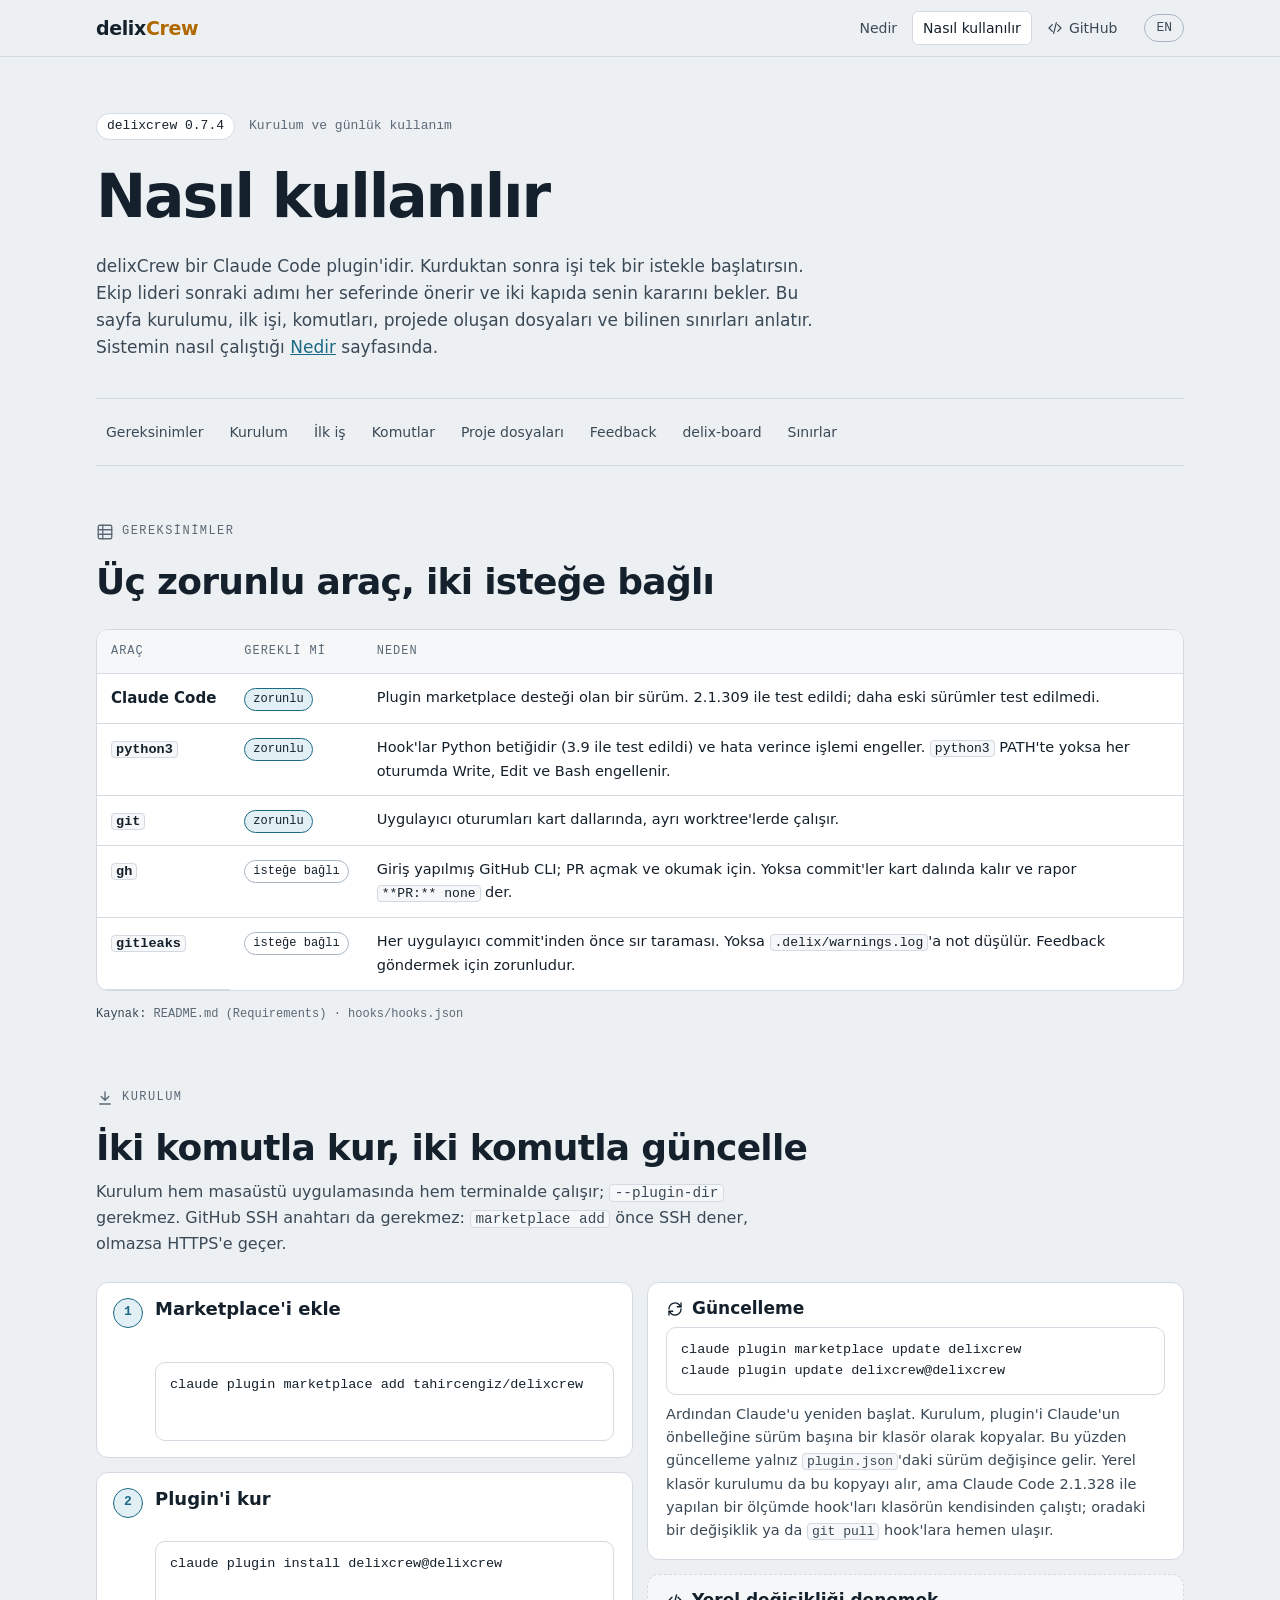
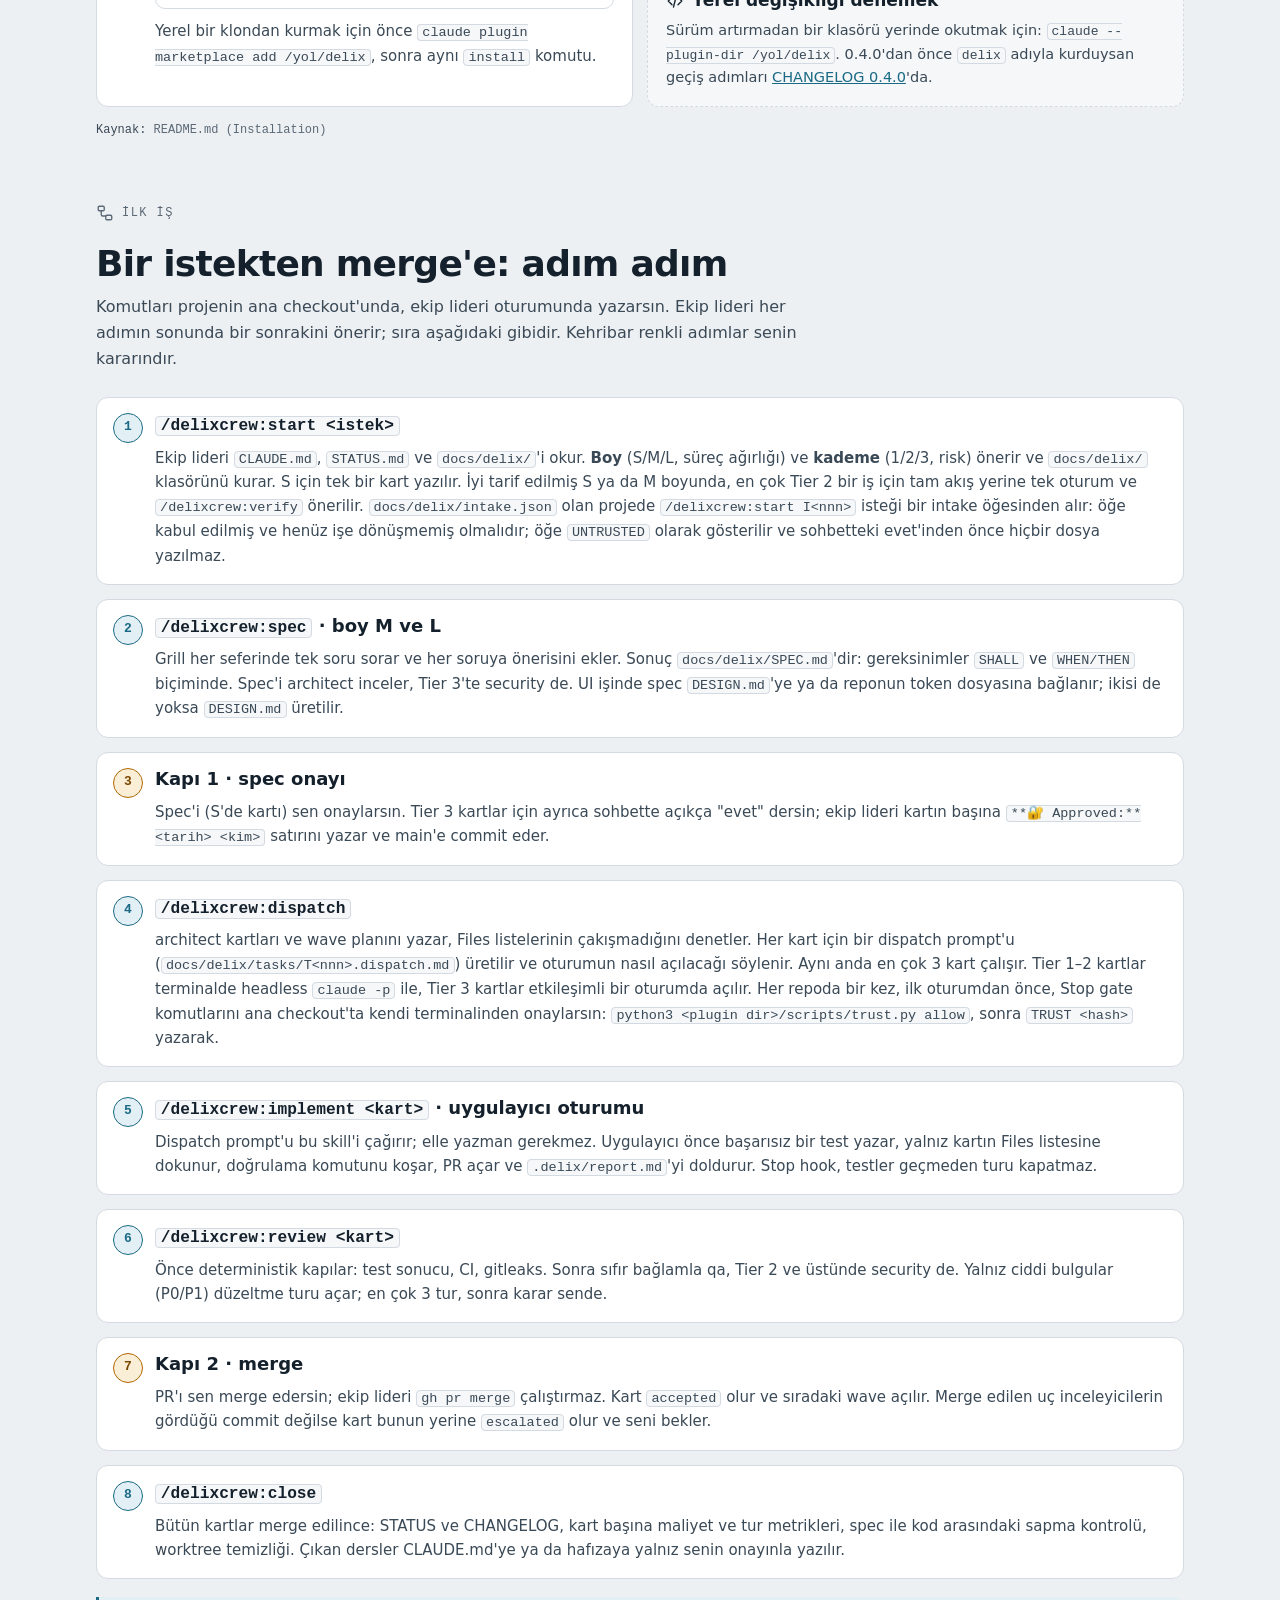
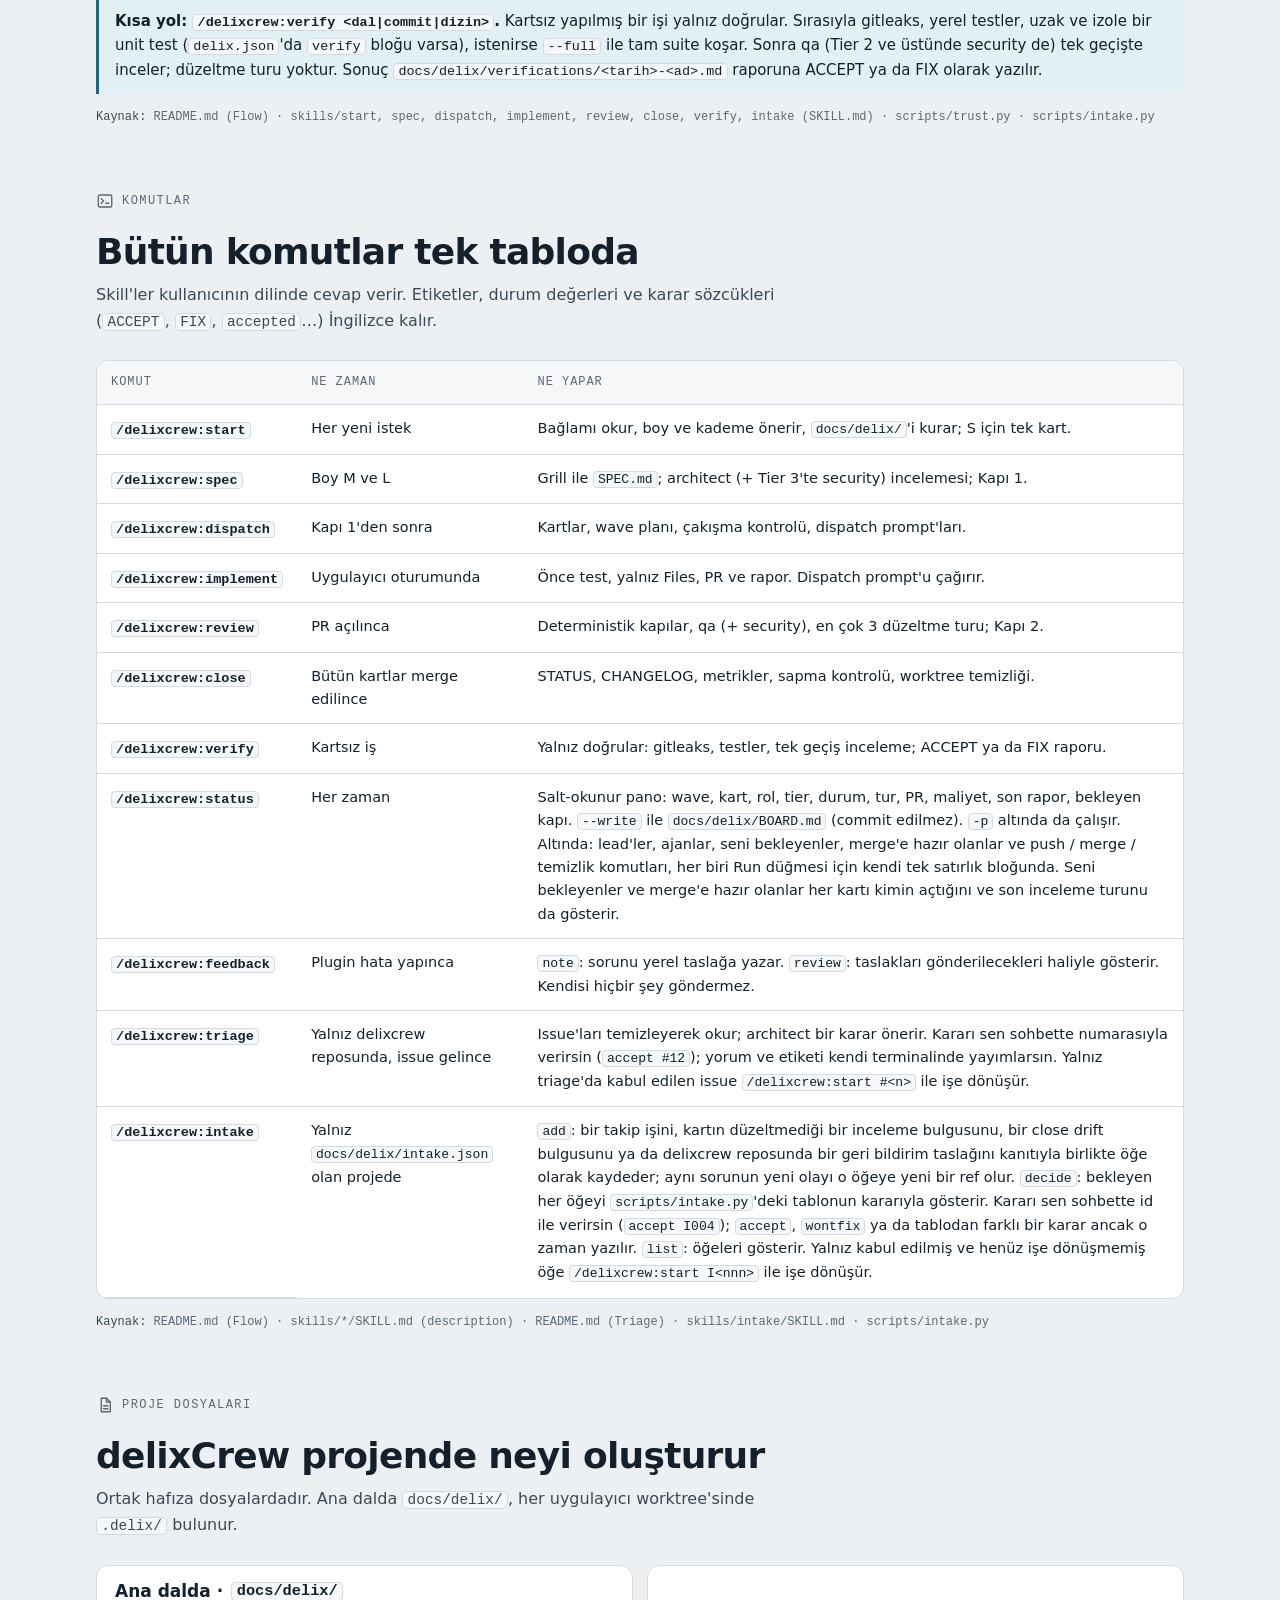
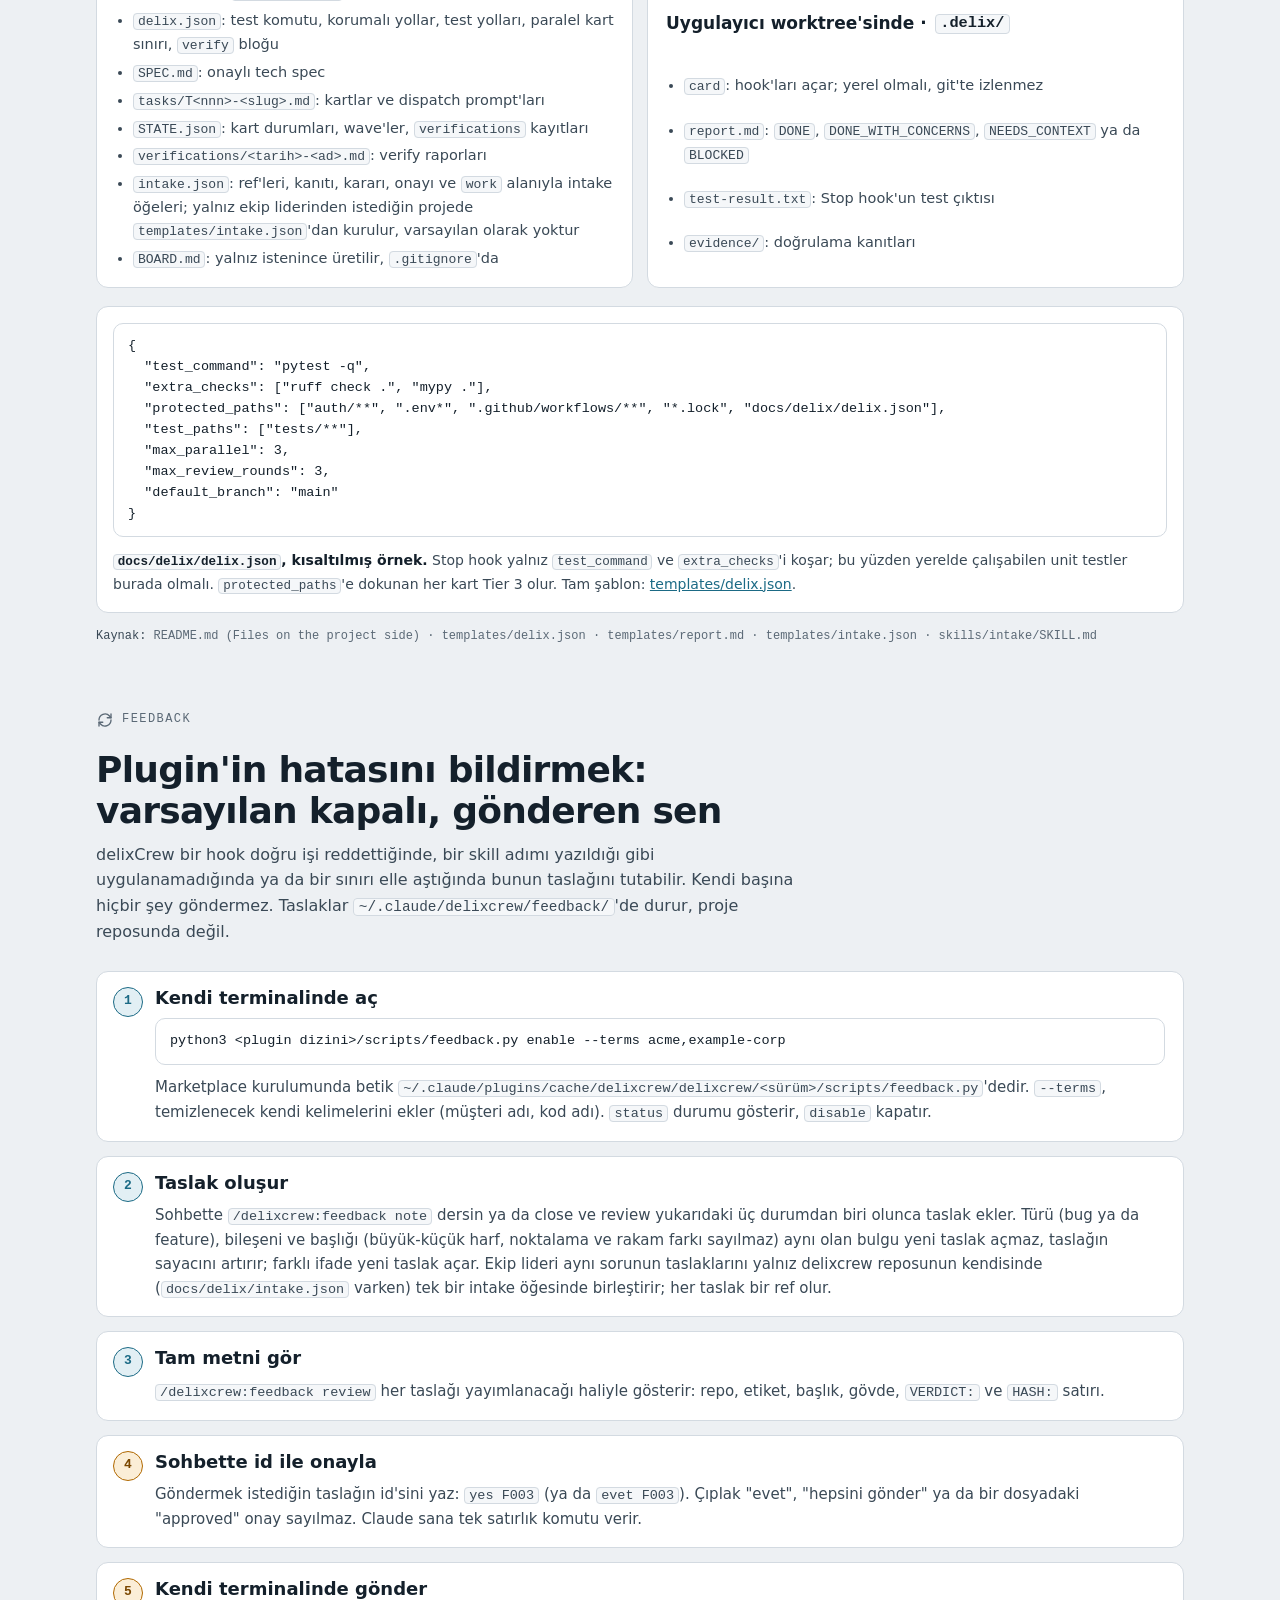
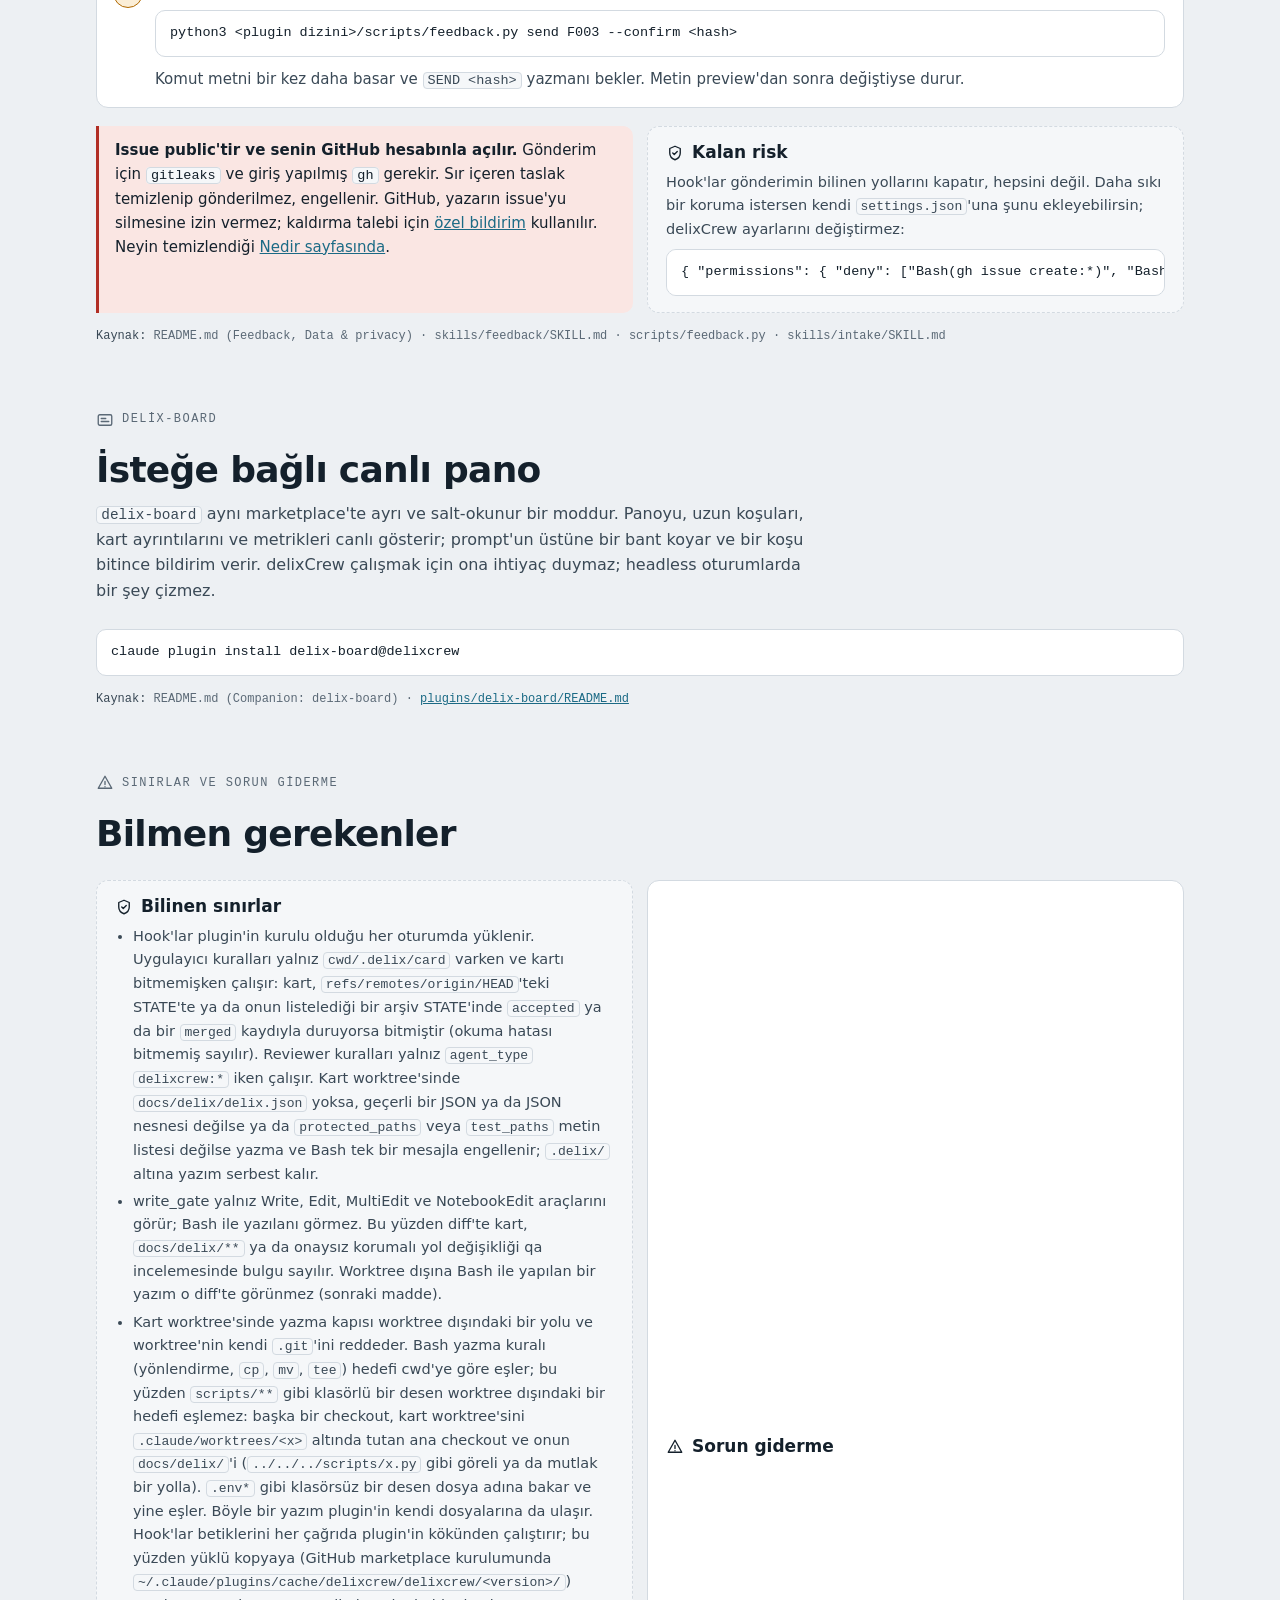
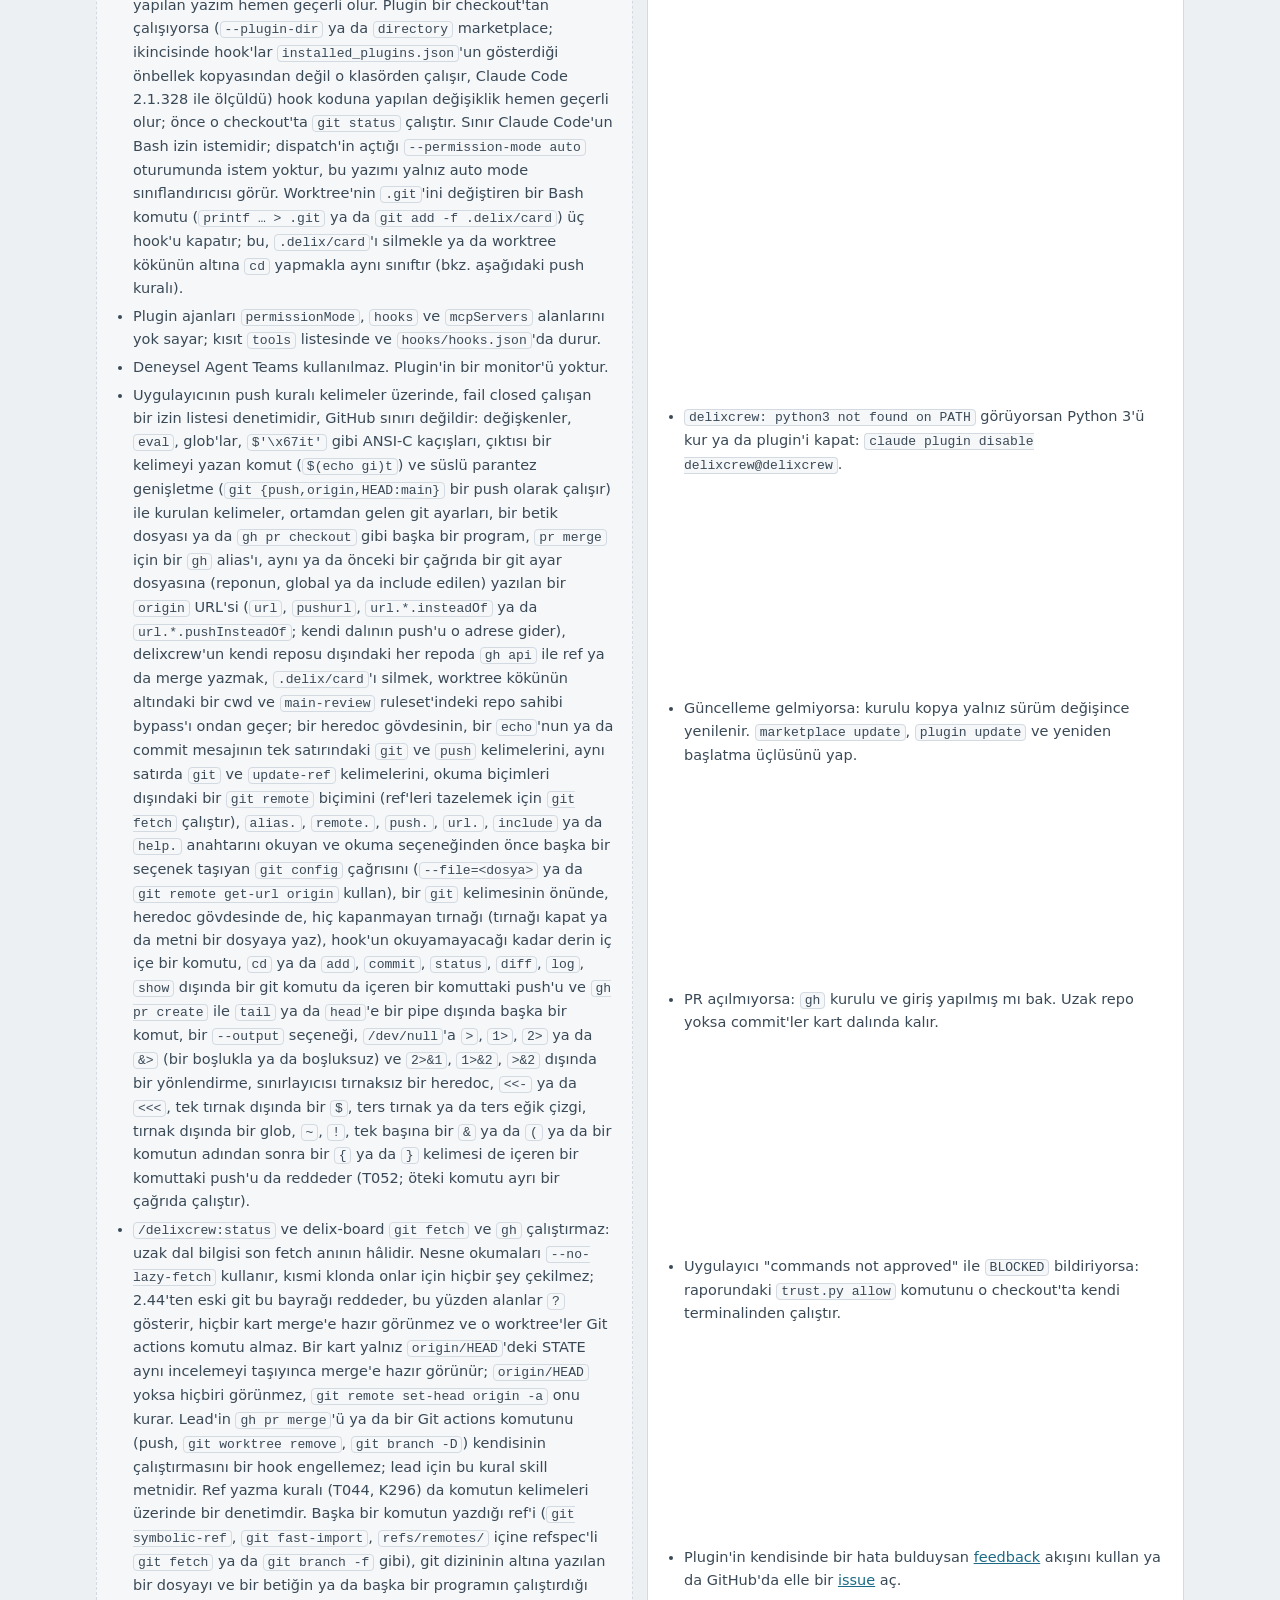
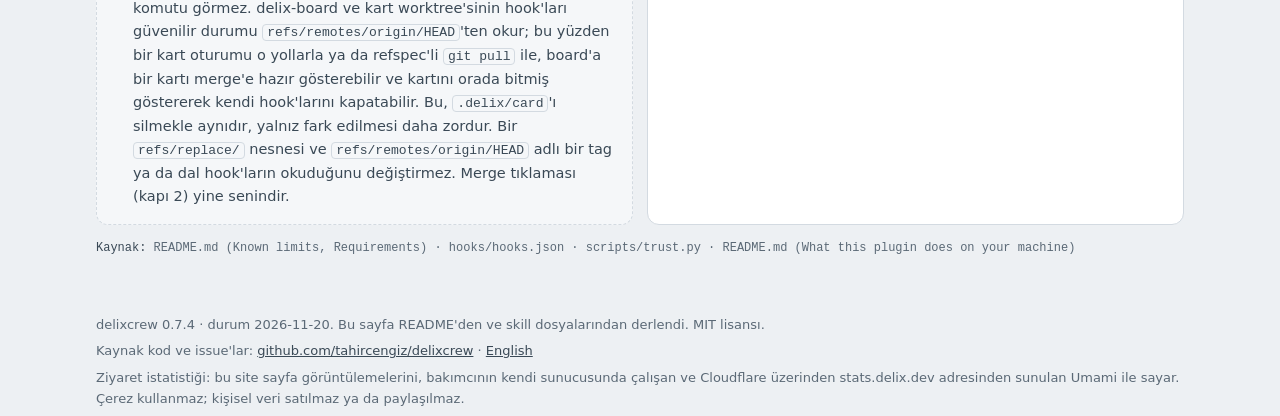
<file: site/tr/usage.html>
<!doctype html>
<html lang="tr">
<head>
<meta charset="utf-8">
<meta name="viewport" content="width=device-width, initial-scale=1, viewport-fit=cover">
<title>delixCrew nasıl kullanılır</title>
<meta name="description" content="delixCrew kurulumu, ilk iş, komutlar, proje dosyaları, feedback ve bilinen sınırlar.">
<meta name="color-scheme" content="light dark">
<link rel="stylesheet" href="../assets/style.css">
<link rel="icon" href="../assets/favicon.svg" type="image/svg+xml">
<link rel="alternate" hreflang="en" href="../usage.html">
<script defer src="https://stats.delix.dev/u.js" data-website-id="aa8134df-2194-400e-8759-4fd3e391317b" data-domains="tahircengiz.github.io"></script>
</head>
<body>
<a class="skip" href="#main">İçeriğe geç</a>
<header class="topbar">
  <div class="wrap">
    <a class="brand" href="index.html">delix<span>Crew</span></a>
    <nav class="pages" aria-label="Sayfalar">
      <a href="index.html">Nedir</a>
      <a href="usage.html" aria-current="page">Nasıl kullanılır</a>
      <a href="https://github.com/tahircengiz/delixcrew"><svg class="ico" aria-hidden="true"><use href="../assets/icons.svg#i-code"/></svg>GitHub</a>
    </nav>
    <a class="lang" href="../usage.html" hreflang="en" lang="en" title="English">EN</a>
  </div>
</header>
<main id="main" class="wrap">
<header class="hero sm">
  <div class="kicker"><span class="ver" data-version="0.7.4">delixcrew 0.7.4</span><span>Kurulum ve günlük kullanım</span></div>
  <h1>Nasıl kullanılır</h1>
  <p class="lede">delixCrew bir Claude Code plugin'idir. Kurduktan sonra işi tek bir istekle başlatırsın. Ekip lideri sonraki adımı her seferinde önerir ve iki kapıda senin kararını bekler. Bu sayfa kurulumu, ilk işi, komutları, projede oluşan dosyaları ve bilinen sınırları anlatır. Sistemin nasıl çalıştığı <a href="index.html">Nedir</a> sayfasında.</p>
</header>

<nav class="nav" aria-label="Bölümler">
  <a href="#gereksinimler">Gereksinimler</a><a href="#kurulum">Kurulum</a><a href="#ilk-is">İlk iş</a><a href="#komutlar">Komutlar</a><a href="#dosyalar">Proje dosyaları</a><a href="#feedback">Feedback</a><a href="#board">delix-board</a><a href="#sinirlar">Sınırlar</a>
</nav>

<section id="gereksinimler">
  <div class="sec-head">
    <div class="eyebrow"><svg class="ico"><use href="../assets/icons.svg#i-grid"/></svg>Gereksinimler</div>
    <h2>Üç zorunlu araç, iki isteğe bağlı</h2>
  </div>
  <div class="tbl">
    <table>
      <thead><tr><th>Araç</th><th>Gerekli mi</th><th>Neden</th></tr></thead>
      <tbody>
        <tr><th>Claude Code</th><td><span class="pill ag">zorunlu</span></td><td>Plugin marketplace desteği olan bir sürüm. 2.1.309 ile test edildi; daha eski sürümler test edilmedi.</td></tr>
        <tr><th><code>python3</code></th><td><span class="pill ag">zorunlu</span></td><td>Hook'lar Python betiğidir (3.9 ile test edildi) ve hata verince işlemi engeller. <code>python3</code> PATH'te yoksa her oturumda Write, Edit ve Bash engellenir.</td></tr>
        <tr><th><code>git</code></th><td><span class="pill ag">zorunlu</span></td><td>Uygulayıcı oturumları kart dallarında, ayrı worktree'lerde çalışır.</td></tr>
        <tr><th><code>gh</code></th><td><span class="pill">isteğe bağlı</span></td><td>Giriş yapılmış GitHub CLI; PR açmak ve okumak için. Yoksa commit'ler kart dalında kalır ve rapor <code>**PR:** none</code> der.</td></tr>
        <tr><th><code>gitleaks</code></th><td><span class="pill">isteğe bağlı</span></td><td>Her uygulayıcı commit'inden önce sır taraması. Yoksa <code>.delix/warnings.log</code>'a not düşülür. Feedback göndermek için zorunludur.</td></tr>
      </tbody>
    </table>
  </div>
  <p class="src"><b>Kaynak:</b> README.md (Requirements) · hooks/hooks.json</p>
</section>

<section id="kurulum">
  <div class="sec-head">
    <div class="eyebrow"><svg class="ico"><use href="../assets/icons.svg#i-down"/></svg>Kurulum</div>
    <h2>İki komutla kur, iki komutla güncelle</h2>
    <p>Kurulum hem masaüstü uygulamasında hem terminalde çalışır; <code>--plugin-dir</code> gerekmez. GitHub SSH anahtarı da gerekmez: <code>marketplace add</code> önce SSH dener, olmazsa HTTPS'e geçer.</p>
  </div>
  <div class="grid2">
    <ol class="steps">
      <li><h3>Marketplace'i ekle</h3><pre><code>claude plugin marketplace add tahircengiz/delixcrew</code></pre></li>
      <li><h3>Plugin'i kur</h3><pre><code>claude plugin install delixcrew@delixcrew</code></pre><p>Yerel bir klondan kurmak için önce <code>claude plugin marketplace add /yol/delix</code>, sonra aynı <code>install</code> komutu.</p></li>
    </ol>
    <div class="stack">
      <div class="note">
        <h3><svg class="ico"><use href="../assets/icons.svg#i-loop"/></svg>Güncelleme</h3>
        <pre><code>claude plugin marketplace update delixcrew
claude plugin update delixcrew@delixcrew</code></pre>
        <p>Ardından Claude'u yeniden başlat. Kurulum, plugin'i Claude'un önbelleğine sürüm başına bir klasör olarak kopyalar. Bu yüzden güncelleme yalnız <code>plugin.json</code>'daki sürüm değişince gelir. Yerel klasör kurulumu da bu kopyayı alır, ama Claude Code 2.1.328 ile yapılan bir ölçümde hook'ları klasörün kendisinden çalıştı; oradaki bir değişiklik ya da <code>git pull</code> hook'lara hemen ulaşır.</p>
      </div>
      <div class="note limit">
        <h3><svg class="ico"><use href="../assets/icons.svg#i-code"/></svg>Yerel değişikliği denemek</h3>
        <p>Sürüm artırmadan bir klasörü yerinde okutmak için: <code>claude --plugin-dir /yol/delix</code>. 0.4.0'dan önce <code>delix</code> adıyla kurduysan geçiş adımları <a href="https://github.com/tahircengiz/delixcrew/blob/main/CHANGELOG.md#040--2026-11-03">CHANGELOG 0.4.0</a>'da.</p>
      </div>
    </div>
  </div>
  <p class="src"><b>Kaynak:</b> README.md (Installation)</p>
</section>

<section id="ilk-is">
  <div class="sec-head">
    <div class="eyebrow"><svg class="ico"><use href="../assets/icons.svg#i-flow"/></svg>İlk iş</div>
    <h2>Bir istekten merge'e: adım adım</h2>
    <p>Komutları projenin ana checkout'unda, ekip lideri oturumunda yazarsın. Ekip lideri her adımın sonunda bir sonrakini önerir; sıra aşağıdaki gibidir. Kehribar renkli adımlar senin kararındır.</p>
  </div>
  <ol class="steps">
    <li><h3><code>/delixcrew:start &lt;istek&gt;</code></h3><p>Ekip lideri <code>CLAUDE.md</code>, <code>STATUS.md</code> ve <code>docs/delix/</code>'i okur. <strong>Boy</strong> (S/M/L, süreç ağırlığı) ve <strong>kademe</strong> (1/2/3, risk) önerir ve <code>docs/delix/</code> klasörünü kurar. S için tek bir kart yazılır. İyi tarif edilmiş S ya da M boyunda, en çok Tier 2 bir iş için tam akış yerine tek oturum ve <code>/delixcrew:verify</code> önerilir. <code>docs/delix/intake.json</code> olan projede <code>/delixcrew:start I&lt;nnn&gt;</code> isteği bir intake öğesinden alır: öğe kabul edilmiş ve henüz işe dönüşmemiş olmalıdır; öğe <code>UNTRUSTED</code> olarak gösterilir ve sohbetteki evet'inden önce hiçbir dosya yazılmaz.</p></li>
    <li><h3><code>/delixcrew:spec</code> · boy M ve L</h3><p>Grill her seferinde tek soru sorar ve her soruya önerisini ekler. Sonuç <code>docs/delix/SPEC.md</code>'dir: gereksinimler <code>SHALL</code> ve <code>WHEN/THEN</code> biçiminde. Spec'i architect inceler, Tier 3'te security de. UI işinde spec <code>DESIGN.md</code>'ye ya da reponun token dosyasına bağlanır; ikisi de yoksa <code>DESIGN.md</code> üretilir.</p></li>
    <li class="gate"><h3>Kapı 1 · spec onayı</h3><p>Spec'i (S'de kartı) sen onaylarsın. Tier 3 kartlar için ayrıca sohbette açıkça "evet" dersin; ekip lideri kartın başına <code>**🔐 Approved:** &lt;tarih&gt; &lt;kim&gt;</code> satırını yazar ve main'e commit eder.</p></li>
    <li><h3><code>/delixcrew:dispatch</code></h3><p>architect kartları ve wave planını yazar, Files listelerinin çakışmadığını denetler. Her kart için bir dispatch prompt'u (<code>docs/delix/tasks/T&lt;nnn&gt;.dispatch.md</code>) üretilir ve oturumun nasıl açılacağı söylenir. Aynı anda en çok 3 kart çalışır. Tier 1–2 kartlar terminalde headless <code>claude -p</code> ile, Tier 3 kartlar etkileşimli bir oturumda açılır. Her repoda bir kez, ilk oturumdan önce, Stop gate komutlarını ana checkout'ta kendi terminalinden onaylarsın: <code>python3 &lt;plugin dir&gt;/scripts/trust.py allow</code>, sonra <code>TRUST &lt;hash&gt;</code> yazarak.</p></li>
    <li><h3><code>/delixcrew:implement &lt;kart&gt;</code> · uygulayıcı oturumu</h3><p>Dispatch prompt'u bu skill'i çağırır; elle yazman gerekmez. Uygulayıcı önce başarısız bir test yazar, yalnız kartın Files listesine dokunur, doğrulama komutunu koşar, PR açar ve <code>.delix/report.md</code>'yi doldurur. Stop hook, testler geçmeden turu kapatmaz.</p></li>
    <li><h3><code>/delixcrew:review &lt;kart&gt;</code></h3><p>Önce deterministik kapılar: test sonucu, CI, gitleaks. Sonra sıfır bağlamla qa, Tier 2 ve üstünde security de. Yalnız ciddi bulgular (P0/P1) düzeltme turu açar; en çok 3 tur, sonra karar sende.</p></li>
    <li class="gate"><h3>Kapı 2 · merge</h3><p>PR'ı sen merge edersin; ekip lideri <code>gh pr merge</code> çalıştırmaz. Kart <code>accepted</code> olur ve sıradaki wave açılır. Merge edilen uç inceleyicilerin gördüğü commit değilse kart bunun yerine <code>escalated</code> olur ve seni bekler.</p></li>
    <li><h3><code>/delixcrew:close</code></h3><p>Bütün kartlar merge edilince: STATUS ve CHANGELOG, kart başına maliyet ve tur metrikleri, spec ile kod arasındaki sapma kontrolü, worktree temizliği. Çıkan dersler CLAUDE.md'ye ya da hafızaya yalnız senin onayınla yazılır.</p></li>
  </ol>
  <div class="callout ag" style="margin-top:18px">
    <p><strong>Kısa yol: <code>/delixcrew:verify &lt;dal|commit|dizin&gt;</code>.</strong> Kartsız yapılmış bir işi yalnız doğrular. Sırasıyla gitleaks, yerel testler, uzak ve izole bir unit test (<code>delix.json</code>'da <code>verify</code> bloğu varsa), istenirse <code>--full</code> ile tam suite koşar. Sonra qa (Tier 2 ve üstünde security de) tek geçişte inceler; düzeltme turu yoktur. Sonuç <code>docs/delix/verifications/&lt;tarih&gt;-&lt;ad&gt;.md</code> raporuna ACCEPT ya da FIX olarak yazılır.</p>
  </div>
  <p class="src"><b>Kaynak:</b> README.md (Flow) · skills/start, spec, dispatch, implement, review, close, verify, intake (SKILL.md) · scripts/trust.py · scripts/intake.py</p>
</section>

<section id="komutlar">
  <div class="sec-head">
    <div class="eyebrow"><svg class="ico"><use href="../assets/icons.svg#i-term"/></svg>Komutlar</div>
    <h2>Bütün komutlar tek tabloda</h2>
    <p>Skill'ler kullanıcının dilinde cevap verir. Etiketler, durum değerleri ve karar sözcükleri (<code>ACCEPT</code>, <code>FIX</code>, <code>accepted</code>…) İngilizce kalır.</p>
  </div>
  <div class="tbl">
    <table class="mx">
      <thead><tr><th>Komut</th><th>Ne zaman</th><th>Ne yapar</th></tr></thead>
      <tbody>
        <tr><th><code>/delixcrew:start</code></th><td>Her yeni istek</td><td>Bağlamı okur, boy ve kademe önerir, <code>docs/delix/</code>'i kurar; S için tek kart.</td></tr>
        <tr><th><code>/delixcrew:spec</code></th><td>Boy M ve L</td><td>Grill ile <code>SPEC.md</code>; architect (+ Tier 3'te security) incelemesi; Kapı 1.</td></tr>
        <tr><th><code>/delixcrew:dispatch</code></th><td>Kapı 1'den sonra</td><td>Kartlar, wave planı, çakışma kontrolü, dispatch prompt'ları.</td></tr>
        <tr><th><code>/delixcrew:implement</code></th><td>Uygulayıcı oturumunda</td><td>Önce test, yalnız Files, PR ve rapor. Dispatch prompt'u çağırır.</td></tr>
        <tr><th><code>/delixcrew:review</code></th><td>PR açılınca</td><td>Deterministik kapılar, qa (+ security), en çok 3 düzeltme turu; Kapı 2.</td></tr>
        <tr><th><code>/delixcrew:close</code></th><td>Bütün kartlar merge edilince</td><td>STATUS, CHANGELOG, metrikler, sapma kontrolü, worktree temizliği.</td></tr>
        <tr><th><code>/delixcrew:verify</code></th><td>Kartsız iş</td><td>Yalnız doğrular: gitleaks, testler, tek geçiş inceleme; ACCEPT ya da FIX raporu.</td></tr>
        <tr><th><code>/delixcrew:status</code></th><td>Her zaman</td><td>Salt-okunur pano: wave, kart, rol, tier, durum, tur, PR, maliyet, son rapor, bekleyen kapı. <code>--write</code> ile <code>docs/delix/BOARD.md</code> (commit edilmez). <code>-p</code> altında da çalışır. Altında: lead'ler, ajanlar, seni bekleyenler, merge'e hazır olanlar ve push / merge / temizlik komutları, her biri Run düğmesi için kendi tek satırlık bloğunda. Seni bekleyenler ve merge'e hazır olanlar her kartı kimin açtığını ve son inceleme turunu da gösterir.</td></tr>
        <tr><th><code>/delixcrew:feedback</code></th><td>Plugin hata yapınca</td><td><code>note</code>: sorunu yerel taslağa yazar. <code>review</code>: taslakları gönderilecekleri haliyle gösterir. Kendisi hiçbir şey göndermez.</td></tr>
        <tr><th><code>/delixcrew:triage</code></th><td>Yalnız delixcrew reposunda, issue gelince</td><td>Issue'ları temizleyerek okur; architect bir karar önerir. Kararı sen sohbette numarasıyla verirsin (<code>accept #12</code>); yorum ve etiketi kendi terminalinde yayımlarsın. Yalnız triage'da kabul edilen issue <code>/delixcrew:start #&lt;n&gt;</code> ile işe dönüşür.</td></tr>
        <tr><th><code>/delixcrew:intake</code></th><td>Yalnız <code>docs/delix/intake.json</code> olan projede</td><td><code>add</code>: bir takip işini, kartın düzeltmediği bir inceleme bulgusunu, bir close drift bulgusunu ya da delixcrew reposunda bir geri bildirim taslağını kanıtıyla birlikte öğe olarak kaydeder; aynı sorunun yeni olayı o öğeye yeni bir ref olur. <code>decide</code>: bekleyen her öğeyi <code>scripts/intake.py</code>'deki tablonun kararıyla gösterir. Kararı sen sohbette id ile verirsin (<code>accept I004</code>); <code>accept</code>, <code>wontfix</code> ya da tablodan farklı bir karar ancak o zaman yazılır. <code>list</code>: öğeleri gösterir. Yalnız kabul edilmiş ve henüz işe dönüşmemiş öğe <code>/delixcrew:start I&lt;nnn&gt;</code> ile işe dönüşür.</td></tr>
      </tbody>
    </table>
  </div>
  <p class="src"><b>Kaynak:</b> README.md (Flow) · skills/*/SKILL.md (description) · README.md (Triage) · skills/intake/SKILL.md · scripts/intake.py</p>
</section>

<section id="dosyalar">
  <div class="sec-head">
    <div class="eyebrow"><svg class="ico"><use href="../assets/icons.svg#i-doc"/></svg>Proje dosyaları</div>
    <h2>delixCrew projende neyi oluşturur</h2>
    <p>Ortak hafıza dosyalardadır. Ana dalda <code>docs/delix/</code>, her uygulayıcı worktree'sinde <code>.delix/</code> bulunur.</p>
  </div>
  <div class="grid2">
    <div class="note">
      <h3>Ana dalda · <code>docs/delix/</code></h3>
      <ul>
        <li><code>delix.json</code>: test komutu, korumalı yollar, test yolları, paralel kart sınırı, <code>verify</code> bloğu</li>
        <li><code>SPEC.md</code>: onaylı tech spec</li>
        <li><code>tasks/T&lt;nnn&gt;-&lt;slug&gt;.md</code>: kartlar ve dispatch prompt'ları</li>
        <li><code>STATE.json</code>: kart durumları, wave'ler, <code>verifications</code> kayıtları</li>
        <li><code>verifications/&lt;tarih&gt;-&lt;ad&gt;.md</code>: verify raporları</li>
        <li><code>intake.json</code>: ref'leri, kanıtı, kararı, onayı ve <code>work</code> alanıyla intake öğeleri; yalnız ekip liderinden istediğin projede <code>templates/intake.json</code>'dan kurulur, varsayılan olarak yoktur</li>
        <li><code>BOARD.md</code>: yalnız istenince üretilir, <code>.gitignore</code>'da</li>
      </ul>
    </div>
    <div class="note">
      <h3>Uygulayıcı worktree'sinde · <code>.delix/</code></h3>
      <ul>
        <li><code>card</code>: hook'ları açar; yerel olmalı, git'te izlenmez</li>
        <li><code>report.md</code>: <code>DONE</code>, <code>DONE_WITH_CONCERNS</code>, <code>NEEDS_CONTEXT</code> ya da <code>BLOCKED</code></li>
        <li><code>test-result.txt</code>: Stop hook'un test çıktısı</li>
        <li><code>evidence/</code>: doğrulama kanıtları</li>
      </ul>
    </div>
  </div>
  <figure class="dgm" style="margin-top:18px">
    <pre><code>{
  "test_command": "pytest -q",
  "extra_checks": ["ruff check .", "mypy ."],
  "protected_paths": ["auth/**", ".env*", ".github/workflows/**", "*.lock", "docs/delix/delix.json"],
  "test_paths": ["tests/**"],
  "max_parallel": 3,
  "max_review_rounds": 3,
  "default_branch": "main"
}</code></pre>
    <figcaption><strong><code>docs/delix/delix.json</code>, kısaltılmış örnek.</strong> Stop hook yalnız <code>test_command</code> ve <code>extra_checks</code>'i koşar; bu yüzden yerelde çalışabilen unit testler burada olmalı. <code>protected_paths</code>'e dokunan her kart Tier 3 olur. Tam şablon: <a href="https://github.com/tahircengiz/delixcrew/blob/main/templates/delix.json">templates/delix.json</a>.</figcaption>
  </figure>
  <p class="src"><b>Kaynak:</b> README.md (Files on the project side) · templates/delix.json · templates/report.md · templates/intake.json · skills/intake/SKILL.md</p>
</section>

<section id="feedback">
  <div class="sec-head">
    <div class="eyebrow"><svg class="ico"><use href="../assets/icons.svg#i-loop"/></svg>Feedback</div>
    <h2>Plugin'in hatasını bildirmek: varsayılan kapalı, gönderen sen</h2>
    <p>delixCrew bir hook doğru işi reddettiğinde, bir skill adımı yazıldığı gibi uygulanamadığında ya da bir sınırı elle aştığında bunun taslağını tutabilir. Kendi başına hiçbir şey göndermez. Taslaklar <code>~/.claude/delixcrew/feedback/</code>'de durur, proje reposunda değil.</p>
  </div>
  <ol class="steps">
    <li><h3>Kendi terminalinde aç</h3><pre><code>python3 &lt;plugin dizini&gt;/scripts/feedback.py enable --terms acme,example-corp</code></pre><p>Marketplace kurulumunda betik <code>~/.claude/plugins/cache/delixcrew/delixcrew/&lt;sürüm&gt;/scripts/feedback.py</code>'dedir. <code>--terms</code>, temizlenecek kendi kelimelerini ekler (müşteri adı, kod adı). <code>status</code> durumu gösterir, <code>disable</code> kapatır.</p></li>
    <li><h3>Taslak oluşur</h3><p>Sohbette <code>/delixcrew:feedback note</code> dersin ya da close ve review yukarıdaki üç durumdan biri olunca taslak ekler. Türü (bug ya da feature), bileşeni ve başlığı (büyük-küçük harf, noktalama ve rakam farkı sayılmaz) aynı olan bulgu yeni taslak açmaz, taslağın sayacını artırır; farklı ifade yeni taslak açar. Ekip lideri aynı sorunun taslaklarını yalnız delixcrew reposunun kendisinde (<code>docs/delix/intake.json</code> varken) tek bir intake öğesinde birleştirir; her taslak bir ref olur.</p></li>
    <li><h3>Tam metni gör</h3><p><code>/delixcrew:feedback review</code> her taslağı yayımlanacağı haliyle gösterir: repo, etiket, başlık, gövde, <code>VERDICT:</code> ve <code>HASH:</code> satırı.</p></li>
    <li class="gate"><h3>Sohbette id ile onayla</h3><p>Göndermek istediğin taslağın id'sini yaz: <code>yes F003</code> (ya da <code>evet F003</code>). Çıplak "evet", "hepsini gönder" ya da bir dosyadaki "approved" onay sayılmaz. Claude sana tek satırlık komutu verir.</p></li>
    <li class="gate"><h3>Kendi terminalinde gönder</h3><pre><code>python3 &lt;plugin dizini&gt;/scripts/feedback.py send F003 --confirm &lt;hash&gt;</code></pre><p>Komut metni bir kez daha basar ve <code>SEND &lt;hash&gt;</code> yazmanı bekler. Metin preview'dan sonra değiştiyse durur.</p></li>
  </ol>
  <div class="grid2" style="margin-top:18px">
    <div class="callout hk">
      <p><strong>Issue public'tir ve senin GitHub hesabınla açılır.</strong> Gönderim için <code>gitleaks</code> ve giriş yapılmış <code>gh</code> gerekir. Sır içeren taslak temizlenip gönderilmez, engellenir. GitHub, yazarın issue'yu silmesine izin vermez; kaldırma talebi için <a href="https://github.com/tahircengiz/delixcrew/security/advisories/new">özel bildirim</a> kullanılır. Neyin temizlendiği <a href="index.html#oz-besleme">Nedir sayfasında</a>.</p>
    </div>
    <div class="note limit">
      <h3><svg class="ico"><use href="../assets/icons.svg#i-shield"/></svg>Kalan risk</h3>
      <p>Hook'lar gönderimin bilinen yollarını kapatır, hepsini değil. Daha sıkı bir koruma istersen kendi <code>settings.json</code>'una şunu ekleyebilirsin; delixCrew ayarlarını değiştirmez:</p>
      <pre><code>{ "permissions": { "deny": ["Bash(gh issue create:*)", "Bash(gh api:*)"] } }</code></pre>
    </div>
  </div>
  <p class="src"><b>Kaynak:</b> README.md (Feedback, Data &amp; privacy) · skills/feedback/SKILL.md · scripts/feedback.py · skills/intake/SKILL.md</p>
</section>

<section id="board">
  <div class="sec-head">
    <div class="eyebrow"><svg class="ico"><use href="../assets/icons.svg#i-card"/></svg>delix-board</div>
    <h2>İsteğe bağlı canlı pano</h2>
    <p><code>delix-board</code> aynı marketplace'te ayrı ve salt-okunur bir moddur. Panoyu, uzun koşuları, kart ayrıntılarını ve metrikleri canlı gösterir; prompt'un üstüne bir bant koyar ve bir koşu bitince bildirim verir. delixCrew çalışmak için ona ihtiyaç duymaz; headless oturumlarda bir şey çizmez.</p>
  </div>
  <pre><code>claude plugin install delix-board@delixcrew</code></pre>
  <p class="src"><b>Kaynak:</b> README.md (Companion: delix-board) · <a href="https://github.com/tahircengiz/delixcrew/blob/main/plugins/delix-board/README.md">plugins/delix-board/README.md</a></p>
</section>

<section id="sinirlar">
  <div class="sec-head">
    <div class="eyebrow"><svg class="ico"><use href="../assets/icons.svg#i-alert"/></svg>Sınırlar ve sorun giderme</div>
    <h2>Bilmen gerekenler</h2>
  </div>
  <div class="grid2">
    <div class="note limit">
      <h3><svg class="ico"><use href="../assets/icons.svg#i-shield"/></svg>Bilinen sınırlar</h3>
      <ul>
        <li>Hook'lar plugin'in kurulu olduğu her oturumda yüklenir. Uygulayıcı kuralları yalnız <code>cwd/.delix/card</code> varken ve kartı bitmemişken çalışır: kart, <code>refs/remotes/origin/HEAD</code>'teki STATE'te ya da onun listelediği bir arşiv STATE'inde <code>accepted</code> ya da bir <code>merged</code> kaydıyla duruyorsa bitmiştir (okuma hatası bitmemiş sayılır). Reviewer kuralları yalnız <code>agent_type</code> <code>delixcrew:*</code> iken çalışır. Kart worktree'sinde <code>docs/delix/delix.json</code> yoksa, geçerli bir JSON ya da JSON nesnesi değilse ya da <code>protected_paths</code> veya <code>test_paths</code> metin listesi değilse yazma ve Bash tek bir mesajla engellenir; <code>.delix/</code> altına yazım serbest kalır.</li>
        <li>write_gate yalnız Write, Edit, MultiEdit ve NotebookEdit araçlarını görür; Bash ile yazılanı görmez. Bu yüzden diff'te kart, <code>docs/delix/**</code> ya da onaysız korumalı yol değişikliği qa incelemesinde bulgu sayılır. Worktree dışına Bash ile yapılan bir yazım o diff'te görünmez (sonraki madde).</li>
        <li>Kart worktree'sinde yazma kapısı worktree dışındaki bir yolu ve worktree'nin kendi <code>.git</code>'ini reddeder. Bash yazma kuralı (yönlendirme, <code>cp</code>, <code>mv</code>, <code>tee</code>) hedefi cwd'ye göre eşler; bu yüzden <code>scripts/**</code> gibi klasörlü bir desen worktree dışındaki bir hedefi eşlemez: başka bir checkout, kart worktree'sini <code>.claude/worktrees/&lt;x&gt;</code> altında tutan ana checkout ve onun <code>docs/delix/</code>'i (<code>../../../scripts/x.py</code> gibi göreli ya da mutlak bir yolla). <code>.env*</code> gibi klasörsüz bir desen dosya adına bakar ve yine eşler. Böyle bir yazım plugin'in kendi dosyalarına da ulaşır. Hook'lar betiklerini her çağrıda plugin'in kökünden çalıştırır; bu yüzden yüklü kopyaya (GitHub marketplace kurulumunda <code>~/.claude/plugins/cache/delixcrew/delixcrew/&lt;version&gt;/</code>) yapılan yazım hemen geçerli olur. Plugin bir checkout'tan çalışıyorsa (<code>--plugin-dir</code> ya da <code>directory</code> marketplace; ikincisinde hook'lar <code>installed_plugins.json</code>'un gösterdiği önbellek kopyasından değil o klasörden çalışır, Claude Code 2.1.328 ile ölçüldü) hook koduna yapılan değişiklik hemen geçerli olur; önce o checkout'ta <code>git status</code> çalıştır. Sınır Claude Code'un Bash izin istemidir; dispatch'in açtığı <code>--permission-mode auto</code> oturumunda istem yoktur, bu yazımı yalnız auto mode sınıflandırıcısı görür. Worktree'nin <code>.git</code>'ini değiştiren bir Bash komutu (<code>printf … &gt; .git</code> ya da <code>git add -f .delix/card</code>) üç hook'u kapatır; bu, <code>.delix/card</code>'ı silmekle ya da worktree kökünün altına <code>cd</code> yapmakla aynı sınıftır (bkz. aşağıdaki push kuralı).</li>
        <li>Plugin ajanları <code>permissionMode</code>, <code>hooks</code> ve <code>mcpServers</code> alanlarını yok sayar; kısıt <code>tools</code> listesinde ve <code>hooks/hooks.json</code>'da durur.</li>
        <li>Deneysel Agent Teams kullanılmaz. Plugin'in bir monitor'ü yoktur.</li>
        <li>Uygulayıcının push kuralı kelimeler üzerinde, fail closed çalışan bir izin listesi denetimidir, GitHub sınırı değildir: değişkenler, <code>eval</code>, glob'lar, <code>$'\x67it'</code> gibi ANSI-C kaçışları, çıktısı bir kelimeyi yazan komut (<code>$(echo gi)t</code>) ve süslü parantez genişletme (<code>git {push,origin,HEAD:main}</code> bir push olarak çalışır) ile kurulan kelimeler, ortamdan gelen git ayarları, bir betik dosyası ya da <code>gh pr checkout</code> gibi başka bir program, <code>pr merge</code> için bir <code>gh</code> alias'ı, aynı ya da önceki bir çağrıda bir git ayar dosyasına (reponun, global ya da include edilen) yazılan bir <code>origin</code> URL'si (<code>url</code>, <code>pushurl</code>, <code>url.*.insteadOf</code> ya da <code>url.*.pushInsteadOf</code>; kendi dalının push'u o adrese gider), delixcrew'un kendi reposu dışındaki her repoda <code>gh api</code> ile ref ya da merge yazmak, <code>.delix/card</code>'ı silmek, worktree kökünün altındaki bir cwd ve <code>main-review</code> ruleset'indeki repo sahibi bypass'ı ondan geçer; bir heredoc gövdesinin, bir <code>echo</code>'nun ya da commit mesajının tek satırındaki <code>git</code> ve <code>push</code> kelimelerini, aynı satırda <code>git</code> ve <code>update-ref</code> kelimelerini, okuma biçimleri dışındaki bir <code>git remote</code> biçimini (ref'leri tazelemek için <code>git fetch</code> çalıştır), <code>alias.</code>, <code>remote.</code>, <code>push.</code>, <code>url.</code>, <code>include</code> ya da <code>help.</code> anahtarını okuyan ve okuma seçeneğinden önce başka bir seçenek taşıyan <code>git config</code> çağrısını (<code>--file=&lt;dosya&gt;</code> ya da <code>git remote get-url origin</code> kullan), bir <code>git</code> kelimesinin önünde, heredoc gövdesinde de, hiç kapanmayan tırnağı (tırnağı kapat ya da metni bir dosyaya yaz), hook'un okuyamayacağı kadar derin iç içe bir komutu, <code>cd</code> ya da <code>add</code>, <code>commit</code>, <code>status</code>, <code>diff</code>, <code>log</code>, <code>show</code> dışında bir git komutu da içeren bir komuttaki push'u ve <code>gh pr create</code> ile <code>tail</code> ya da <code>head</code>'e bir pipe dışında başka bir komut, bir <code>--output</code> seçeneği, <code>/dev/null</code>'a <code>&gt;</code>, <code>1&gt;</code>, <code>2&gt;</code> ya da <code>&amp;&gt;</code> (bir boşlukla ya da boşluksuz) ve <code>2&gt;&amp;1</code>, <code>1&gt;&amp;2</code>, <code>&gt;&amp;2</code> dışında bir yönlendirme, sınırlayıcısı tırnaksız bir heredoc, <code>&lt;&lt;-</code> ya da <code>&lt;&lt;&lt;</code>, tek tırnak dışında bir <code>$</code>, ters tırnak ya da ters eğik çizgi, tırnak dışında bir glob, <code>~</code>, <code>!</code>, tek başına bir <code>&amp;</code> ya da <code>(</code> ya da bir komutun adından sonra bir <code>{</code> ya da <code>}</code> kelimesi de içeren bir komuttaki push'u da reddeder (T052; öteki komutu ayrı bir çağrıda çalıştır).</li>
        <li><code>/delixcrew:status</code> ve delix-board <code>git fetch</code> ve <code>gh</code> çalıştırmaz: uzak dal bilgisi son fetch anının hâlidir. Nesne okumaları <code>--no-lazy-fetch</code> kullanır, kısmi klonda onlar için hiçbir şey çekilmez; 2.44'ten eski git bu bayrağı reddeder, bu yüzden alanlar <code>?</code> gösterir, hiçbir kart merge'e hazır görünmez ve o worktree'ler Git actions komutu almaz. Bir kart yalnız <code>origin/HEAD</code>'deki STATE aynı incelemeyi taşıyınca merge'e hazır görünür; <code>origin/HEAD</code> yoksa hiçbiri görünmez, <code>git remote set-head origin -a</code> onu kurar. Lead'in <code>gh pr merge</code>'ü ya da bir Git actions komutunu (push, <code>git worktree remove</code>, <code>git branch -D</code>) kendisinin çalıştırmasını bir hook engellemez; lead için bu kural skill metnidir. Ref yazma kuralı (T044, K296) da komutun kelimeleri üzerinde bir denetimdir. Başka bir komutun yazdığı ref'i (<code>git symbolic-ref</code>, <code>git fast-import</code>, <code>refs/remotes/</code> içine refspec'li <code>git fetch</code> ya da <code>git branch -f</code> gibi), git dizininin altına yazılan bir dosyayı ve bir betiğin ya da başka bir programın çalıştırdığı komutu görmez. delix-board ve kart worktree'sinin hook'ları güvenilir durumu <code>refs/remotes/origin/HEAD</code>'ten okur; bu yüzden bir kart oturumu o yollarla ya da refspec'li <code>git pull</code> ile, board'a bir kartı merge'e hazır gösterebilir ve kartını orada bitmiş göstererek kendi hook'larını kapatabilir. Bu, <code>.delix/card</code>'ı silmekle aynıdır, yalnız fark edilmesi daha zordur. Bir <code>refs/replace/</code> nesnesi ve <code>refs/remotes/origin/HEAD</code> adlı bir tag ya da dal hook'ların okuduğunu değiştirmez. Merge tıklaması (kapı 2) yine senindir.</li>
      </ul>
    </div>
    <div class="note">
      <h3><svg class="ico"><use href="../assets/icons.svg#i-alert"/></svg>Sorun giderme</h3>
      <ul>
        <li><code>delixcrew: python3 not found on PATH</code> görüyorsan Python 3'ü kur ya da plugin'i kapat: <code>claude plugin disable delixcrew@delixcrew</code>.</li>
        <li>Güncelleme gelmiyorsa: kurulu kopya yalnız sürüm değişince yenilenir. <code>marketplace update</code>, <code>plugin update</code> ve yeniden başlatma üçlüsünü yap.</li>
        <li>PR açılmıyorsa: <code>gh</code> kurulu ve giriş yapılmış mı bak. Uzak repo yoksa commit'ler kart dalında kalır.</li>
        <li>Uygulayıcı "commands not approved" ile <code>BLOCKED</code> bildiriyorsa: raporundaki <code>trust.py allow</code> komutunu o checkout'ta kendi terminalinden çalıştır.</li>
        <li>Plugin'in kendisinde bir hata bulduysan <a href="#feedback">feedback</a> akışını kullan ya da GitHub'da elle bir <a href="https://github.com/tahircengiz/delixcrew/issues">issue</a> aç.</li>
      </ul>
    </div>
  </div>
  <p class="src"><b>Kaynak:</b> README.md (Known limits, Requirements) · hooks/hooks.json · scripts/trust.py · README.md (What this plugin does on your machine)</p>
</section>

<footer>
  <p><span data-version="0.7.4">delixcrew 0.7.4</span> · durum 2026-11-20. Bu sayfa README'den ve skill dosyalarından derlendi. MIT lisansı.</p>
  <p>Kaynak kod ve issue'lar: <a href="https://github.com/tahircengiz/delixcrew">github.com/tahircengiz/delixcrew</a> · <a href="../usage.html" hreflang="en">English</a></p>
  <p>Ziyaret istatistiği: bu site sayfa görüntülemelerini, bakımcının kendi sunucusunda çalışan ve Cloudflare üzerinden stats.delix.dev adresinden sunulan Umami ile sayar. Çerez kullanmaz; kişisel veri satılmaz ya da paylaşılmaz.</p>
  <p class="src"><b>Kaynak:</b> CLAUDE.md (Site analytics) · tests/site_tests.sh</p>
</footer>
</main>
</body>
</html>
</file>
<file: site/assets/style.css>
/* delixCrew site. Plain CSS, no build step, no web fonts (system stacks keep visitors off third-party hosts).
   Colour meaning is fixed across pages: amber = human gate, teal = agent, red = hook/harness, dashed grey = planned. */
:root {
  --bg: #EDF0F3; --surface: #FFFFFF; --surface-2: #F5F7F9;
  --ink: #14202B; --ink-2: #3A4956; --muted: #5B6976; --line: #D3DAE1; --line-2: #A9B5C1;
  --agent: #1B6A85; --agent-bg: #E2EFF4;
  --human: #B06800; --human-ink: #7A4700; --human-bg: #FBEED7;
  --hook: #B12E24; --hook-bg: #FAE6E3;
  --ok: #2C7A47; --ok-bg: #E1F1E6;
  --plan: #66727F;
  --f-display: ui-sans-serif, system-ui, -apple-system, "Segoe UI", "Helvetica Neue", Arial, sans-serif;
  --f-body: ui-sans-serif, system-ui, -apple-system, "Segoe UI", "Helvetica Neue", Arial, sans-serif;
  --f-mono: ui-monospace, "SF Mono", Menlo, Consolas, monospace;
}
@media (prefers-color-scheme: dark) {
  :root:not([data-theme="light"]) {
    --bg: #0D1318; --surface: #141C24; --surface-2: #19232C;
    --ink: #E2E8EE; --ink-2: #B5C1CC; --muted: #8B99A6; --line: #25313C; --line-2: #3B4956;
    --agent: #5BB2D1; --agent-bg: #12303F;
    --human: #EEA43E; --human-ink: #F4BB68; --human-bg: #392910;
    --hook: #EF7569; --hook-bg: #3B1B19;
    --ok: #6AC38A; --ok-bg: #133221;
    --plan: #8B99A6;
    color-scheme: dark;
  }
}
:root[data-theme="dark"] {
  --bg: #0D1318; --surface: #141C24; --surface-2: #19232C;
  --ink: #E2E8EE; --ink-2: #B5C1CC; --muted: #8B99A6; --line: #25313C; --line-2: #3B4956;
  --agent: #5BB2D1; --agent-bg: #12303F;
  --human: #EEA43E; --human-ink: #F4BB68; --human-bg: #392910;
  --hook: #EF7569; --hook-bg: #3B1B19;
  --ok: #6AC38A; --ok-bg: #133221;
  --plan: #8B99A6;
  color-scheme: dark;
}

* { box-sizing: border-box; }
html { -webkit-text-size-adjust: 100%; }
body { margin: 0; background: var(--bg); color: var(--ink); font-family: var(--f-body); font-size: 16px; line-height: 1.6; }
.wrap { max-width: 1120px; margin: 0 auto; padding-left: max(16px, env(safe-area-inset-left, 0px)); padding-right: max(16px, env(safe-area-inset-right, 0px)); }
h1, h2, h3 { font-family: var(--f-display); text-wrap: balance; margin: 0; line-height: 1.15; }
p { margin: 0; }
code, .mono { font-family: var(--f-mono); font-size: .9em; }
code { background: var(--surface-2); border: 1px solid var(--line); border-radius: 4px; padding: 0 .3em; overflow-wrap: anywhere; }
a { color: var(--agent); }
a:focus-visible, .nav a:focus-visible { outline: 2px solid var(--human); outline-offset: 2px; border-radius: 4px; }
.ico { width: 18px; height: 18px; flex: none; stroke: currentColor; fill: none; stroke-width: 1.8; stroke-linecap: round; stroke-linejoin: round; }

/* Hero */
.hero { padding-block: 56px 36px; display: grid; gap: 22px; }
.kicker { display: flex; flex-wrap: wrap; gap: 8px 14px; align-items: center; font-family: var(--f-mono); font-size: 13px; color: var(--muted); }
.kicker .ver { color: var(--ink); background: var(--surface); border: 1px solid var(--line); border-radius: 999px; padding: 2px 10px; }
.hero h1 { font-size: clamp(44px, 9vw, 88px); font-weight: 800; letter-spacing: -0.035em; }
.hero h1 span { color: var(--human); }
.thesis { font-family: var(--f-display); font-weight: 700; font-size: clamp(22px, 3.4vw, 32px); letter-spacing: -0.01em; max-width: 30ch; }
.thesis em { font-style: normal; color: var(--human-ink); }
.lede { max-width: 68ch; color: var(--ink-2); font-size: 17px; }

.rail { list-style: none; margin: 8px 0 0; padding: 0; display: flex; flex-wrap: wrap; gap: 8px; align-items: center; }
.rail li { display: inline-flex; align-items: center; gap: 6px; font-family: var(--f-mono); font-size: 13.5px; padding: 6px 12px; border-radius: 8px; background: var(--agent-bg); color: var(--ink); border: 1px solid color-mix(in srgb, var(--agent) 35%, transparent); }
.rail li.gate { background: var(--human-bg); border: 1.5px solid var(--human); color: var(--human-ink); font-family: var(--f-display); font-weight: 700; letter-spacing: .02em; }
.rail li.sep { background: none; border: 0; padding: 0; color: var(--line-2); }

.nav { display: flex; flex-wrap: wrap; gap: 6px; padding-block: 18px; border-top: 1px solid var(--line); border-bottom: 1px solid var(--line); }
.nav a { font-size: 14px; color: var(--ink-2); text-decoration: none; padding: 4px 10px; border-radius: 6px; }
.nav a:hover { background: var(--surface); color: var(--ink); }

/* Sections */
section { padding-block: 56px 8px; scroll-margin-top: 72px; }
.eyebrow { display: flex; align-items: center; gap: 8px; font-family: var(--f-mono); font-size: 12px; letter-spacing: .12em; text-transform: uppercase; color: var(--muted); margin-bottom: 10px; }
.sec-head { display: grid; gap: 10px; margin-bottom: 26px; }
.sec-head h2 { font-size: clamp(26px, 4vw, 36px); font-weight: 700; letter-spacing: -0.02em; }
.sec-head p { max-width: 70ch; color: var(--ink-2); }
.src { font-family: var(--f-mono); font-size: 12px; color: var(--muted); margin-top: 14px; overflow-wrap: anywhere; }
.src b { font-weight: 500; color: var(--ink-2); }

.principles { display: grid; grid-template-columns: repeat(4, minmax(0, 1fr)); gap: 14px; }
.pr { background: var(--surface); border: 1px solid var(--line); border-radius: 12px; padding: 18px; display: grid; gap: 8px; align-content: start; }
.pr h3 { font-size: 18px; font-weight: 700; display: flex; gap: 8px; align-items: center; }
.pr p { font-size: 14.5px; color: var(--ink-2); }
.pr.human h3 { color: var(--human-ink); }
.pr.hk-p h3 { color: var(--hook); }
.pr.agent h3 { color: var(--agent); }

.split { display: grid; grid-template-columns: minmax(0, 1fr) minmax(0, 1fr); gap: 18px; align-items: start; }
.split.wide-left { grid-template-columns: minmax(0, 1.25fr) minmax(0, 1fr); }

figure.dgm { margin: 0; background: var(--surface); border: 1px solid var(--line); border-radius: 12px; padding: 16px; display: grid; gap: 12px; min-width: 0; }
figure.dgm figcaption { font-size: 14px; color: var(--ink-2); }
figure.dgm figcaption strong { color: var(--ink); }
.scroll { overflow-x: auto; -webkit-overflow-scrolling: touch; }
.scroll svg { display: block; width: 100%; height: auto; }
.scroll svg.w680 { min-width: 680px; }
.scroll svg.w600 { min-width: 600px; }
.swipe { display: none; font-size: 12px; color: var(--muted); font-family: var(--f-mono); }

/* SVG */
.dg { font-family: var(--f-body); font-size: 13px; }
.dg text { fill: var(--ink); }
.dg .t { font-weight: 600; font-size: 13.5px; }
.dg .s { fill: var(--muted); font-size: 11.5px; }
.dg .k { fill: var(--ink-2); font-size: 11.5px; }
.dg .m { font-family: var(--f-mono); font-size: 11.5px; fill: var(--ink-2); }
.dg .tm { font-family: var(--f-mono); font-weight: 500; font-size: 12.5px; }
.dg .lbl { fill: var(--muted); font-size: 11px; }
.dg .lh { fill: var(--human-ink); font-size: 11px; font-weight: 500; }
.dg .th { fill: var(--hook); }
.dg .tu { fill: var(--human-ink); }
.dg .tok { fill: var(--ok); }
.dg .tp { fill: var(--plan); }
.dg .box { fill: var(--surface); stroke: var(--line-2); stroke-width: 1.2; }
.dg .box2 { fill: var(--surface-2); stroke: var(--line-2); stroke-width: 1.2; }
.dg .ghost { fill: var(--surface-2); stroke: var(--line-2); stroke-width: 1; }
.dg .ag { fill: var(--agent-bg); stroke: var(--agent); stroke-width: 1.4; }
.dg .hu { fill: var(--human-bg); stroke: var(--human); stroke-width: 1.6; }
.dg .hk { fill: var(--hook-bg); stroke: var(--hook); stroke-width: 1.4; }
.dg .hkout { fill: none; stroke: var(--hook); stroke-width: 1.3; stroke-dasharray: 6 4; }
.dg .ok { fill: var(--ok-bg); stroke: var(--ok); stroke-width: 1.4; }
.dg .pl { fill: var(--surface); stroke: var(--plan); stroke-width: 1.4; stroke-dasharray: 6 4; }
.dg .plchip { fill: var(--surface-2); stroke: var(--plan); stroke-width: 1; stroke-dasharray: 3 2; }
.dg .ln { stroke: var(--ink-2); stroke-width: 1.4; fill: none; }
.dg .ln.d { stroke-dasharray: 5 4; }
.dg .ln.h { stroke: var(--human); stroke-width: 1.7; }
.dg .ln.r { stroke: var(--hook); }
.dg .ln.p { stroke: var(--plan); stroke-dasharray: 5 4; }
.dg .ah { fill: var(--ink-2); }
.dg .ahh { fill: var(--human); }
.dg .ahr { fill: var(--hook); }
.dg .ahp { fill: var(--plan); }
.dg .sw-ag { fill: var(--agent-bg); stroke: var(--agent); }
.dg .sw-hu { fill: var(--human-bg); stroke: var(--human); }
.dg .sw-hk { fill: var(--hook-bg); stroke: var(--hook); }

/* Tables */
.tbl { overflow-x: auto; background: var(--surface); border: 1px solid var(--line); border-radius: 12px; }
table { border-collapse: collapse; width: 100%; font-size: 14.5px; }
.tbl table.mx { min-width: 720px; }
th, td { text-align: left; vertical-align: top; padding: 12px 14px; border-bottom: 1px solid var(--line); }
tr:last-child td { border-bottom: 0; }
thead th { font-family: var(--f-mono); font-size: 12px; letter-spacing: .08em; text-transform: uppercase; color: var(--muted); font-weight: 500; background: var(--surface-2); }
tbody th { font-family: var(--f-display); font-size: 15px; white-space: nowrap; }
td .muted, .muted { color: var(--muted); }
.pill { display: inline-flex; align-items: center; gap: 5px; font-family: var(--f-mono); font-size: 12px; padding: 1px 8px; border-radius: 999px; border: 1px solid var(--line-2); white-space: nowrap; }
.pill.hu { background: var(--human-bg); border-color: var(--human); color: var(--human-ink); }
.pill.ag { background: var(--agent-bg); border-color: var(--agent); color: var(--ink); }
.pill.hk { background: var(--hook-bg); border-color: var(--hook); color: var(--hook); }
.pill.ok { background: var(--ok-bg); border-color: var(--ok); color: var(--ok); }
.pill.pl { border-style: dashed; color: var(--plan); }
.pill .ico { width: 13px; height: 13px; }
.ico.il { width: 15px; height: 15px; vertical-align: -2px; color: var(--human); }

.notes { display: grid; gap: 14px; }
.note { background: var(--surface); border: 1px solid var(--line); border-radius: 12px; padding: 16px 18px; display: grid; gap: 8px; }
.note h3 { font-size: 17px; display: flex; gap: 8px; align-items: center; flex-wrap: wrap; }
.note ul { margin: 0; padding-left: 18px; display: grid; gap: 4px; font-size: 14.5px; color: var(--ink-2); }
.note p { font-size: 14.5px; color: var(--ink-2); }
.note.limit { background: var(--surface-2); border-style: dashed; }
.note.plan { border-style: dashed; border-color: var(--plan); }

.hooks { display: grid; grid-template-columns: repeat(3, minmax(0, 1fr)); gap: 14px; margin-top: 18px; }
.hook { background: var(--surface); border: 1px solid var(--line); border-top: 3px solid var(--hook); border-radius: 10px; padding: 16px 18px; display: grid; gap: 10px; align-content: start; min-width: 0; }
.hook h3 { font-family: var(--f-mono); font-size: 15px; font-weight: 500; color: var(--hook); }
.hook .when { font-size: 13px; color: var(--muted); font-family: var(--f-mono); overflow-wrap: anywhere; }
.hook dl { margin: 0; display: grid; gap: 8px; font-size: 14px; }
.hook dt { font-weight: 600; color: var(--ink); }
.hook dd { margin: 0; color: var(--ink-2); }

.bar { display: inline-block; height: 8px; border-radius: 4px; background: var(--agent); vertical-align: middle; }
.bar.over { background: var(--human); }
td.num { font-variant-numeric: tabular-nums; font-family: var(--f-mono); font-size: 13.5px; white-space: nowrap; }

.gloss { display: grid; grid-template-columns: repeat(2, minmax(0, 1fr)); gap: 0 28px; margin: 0; }
.gloss div { padding-block: 14px; border-bottom: 1px solid var(--line); display: grid; gap: 4px; }
.gloss dt { font-family: var(--f-mono); font-weight: 500; font-size: 15px; display: flex; gap: 10px; align-items: baseline; flex-wrap: wrap; }
.gloss dt span { font-family: var(--f-body); font-size: 13px; color: var(--muted); font-weight: 400; }
.gloss dd { margin: 0; color: var(--ink-2); font-size: 14.5px; }

footer { padding-block: 48px 64px; color: var(--muted); font-size: 13px; display: grid; gap: 6px; }

@media (max-width: 960px) {
  .principles { grid-template-columns: repeat(2, minmax(0, 1fr)); }
  .hooks { grid-template-columns: minmax(0, 1fr); }
}
@media (max-width: 860px) {
  .split, .split.wide-left { grid-template-columns: minmax(0, 1fr); }
}
@media (max-width: 700px) {
  .swipe { display: block; }
  .gloss { grid-template-columns: minmax(0, 1fr); }
}
@media (max-width: 520px) {
  .principles { grid-template-columns: minmax(0, 1fr); }
  .hero { padding-block: 36px 24px; }
  section { padding-block: 44px 4px; }
  figure.dgm { padding: 12px; }
  .scroll svg.v { min-width: 430px; }
}
@media (prefers-reduced-motion: reduce) { * { scroll-behavior: auto !important; } }

/* Site chrome */
.skip { position: absolute; left: -999px; top: 8px; background: var(--surface); color: var(--ink); padding: 6px 12px; border-radius: 6px; z-index: 20; }
.skip:focus { left: 16px; }
.topbar { position: sticky; top: 0; z-index: 10; background: color-mix(in srgb, var(--bg) 90%, transparent); -webkit-backdrop-filter: blur(8px); backdrop-filter: blur(8px); border-bottom: 1px solid var(--line); }
.topbar .wrap { display: flex; align-items: center; gap: 8px 16px; min-height: 56px; flex-wrap: wrap; padding-block: 8px; }
.brand { font-family: var(--f-display); font-weight: 800; font-size: 19px; letter-spacing: -0.02em; color: var(--ink); text-decoration: none; }
.brand span { color: var(--human); }
.pages { display: flex; gap: 4px; margin-left: auto; flex-wrap: wrap; }
.pages a, .lang { font-size: 14px; color: var(--ink-2); text-decoration: none; padding: 5px 10px; border-radius: 6px; display: inline-flex; align-items: center; gap: 6px; border: 1px solid transparent; }
.pages a:hover, .lang:hover { background: var(--surface); color: var(--ink); }
.pages a[aria-current="page"] { background: var(--surface); color: var(--ink); border-color: var(--line); }
.pages .ico { width: 16px; height: 16px; }
.lang { font-family: var(--f-mono); font-size: 13px; border-color: var(--line-2); border-radius: 999px; padding: 3px 11px; }
.pages a:focus-visible, .lang:focus-visible, .brand:focus-visible { outline: 2px solid var(--human); outline-offset: 2px; }
.hero.sm h1 { font-size: clamp(36px, 6.5vw, 60px); }
.cta { display: flex; flex-wrap: wrap; gap: 10px; margin-top: 6px; }
.btn { display: inline-flex; align-items: center; gap: 8px; font-weight: 600; font-size: 15px; text-decoration: none; padding: 9px 16px; border-radius: 8px; border: 1px solid var(--line-2); color: var(--ink); background: var(--surface); }
.btn.primary { background: var(--agent); border-color: var(--agent); color: var(--surface); }
.btn:hover { border-color: var(--agent); }
.btn:focus-visible { outline: 2px solid var(--human); outline-offset: 2px; }
footer a { color: var(--ink-2); }

/* Usage page */
pre { margin: 0; background: var(--surface); border: 1px solid var(--line); border-radius: 10px; padding: 12px 14px; overflow-x: auto; font-family: var(--f-mono); font-size: 13.5px; line-height: 1.55; color: var(--ink); }
pre code { background: none; border: 0; padding: 0; overflow-wrap: normal; font-size: 1em; }
.steps { list-style: none; counter-reset: step; padding: 0; margin: 0; display: grid; gap: 14px; }
.steps > li { counter-increment: step; position: relative; background: var(--surface); border: 1px solid var(--line); border-radius: 12px; padding: 16px 18px 16px 58px; display: grid; gap: 10px; min-width: 0; }
.steps > li::before { content: counter(step); position: absolute; left: 16px; top: 15px; width: 28px; height: 28px; border-radius: 50%; background: var(--agent-bg); border: 1px solid var(--agent); color: var(--agent); font: 600 13px/26px var(--f-mono); text-align: center; }
.steps > li.gate::before { background: var(--human-bg); border-color: var(--human); color: var(--human-ink); }
.steps h3 { font-size: 18px; }
.steps p, .steps ul { color: var(--ink-2); font-size: 15px; }
.steps ul { margin: 0; padding-left: 18px; display: grid; gap: 4px; }
.callout { background: var(--human-bg); border-left: 3px solid var(--human); border-radius: 0 10px 10px 0; padding: 12px 16px; font-size: 15px; color: var(--ink); display: grid; gap: 6px; }
.callout.hk { background: var(--hook-bg); border-left-color: var(--hook); }
.callout.ag { background: var(--agent-bg); border-left-color: var(--agent); }
.grid2 { display: grid; grid-template-columns: repeat(2, minmax(0, 1fr)); gap: 14px; }
.stack { display: grid; gap: 14px; }
td code, th code { white-space: nowrap; }
@media (max-width: 760px) { .grid2 { grid-template-columns: minmax(0, 1fr); } }
@media (max-width: 560px) {
  .pages { order: 3; width: 100%; margin-left: 0; }
  .lang { margin-left: auto; }
  .steps > li { padding-left: 50px; }
  .steps > li::before { left: 12px; }
}
</file>
